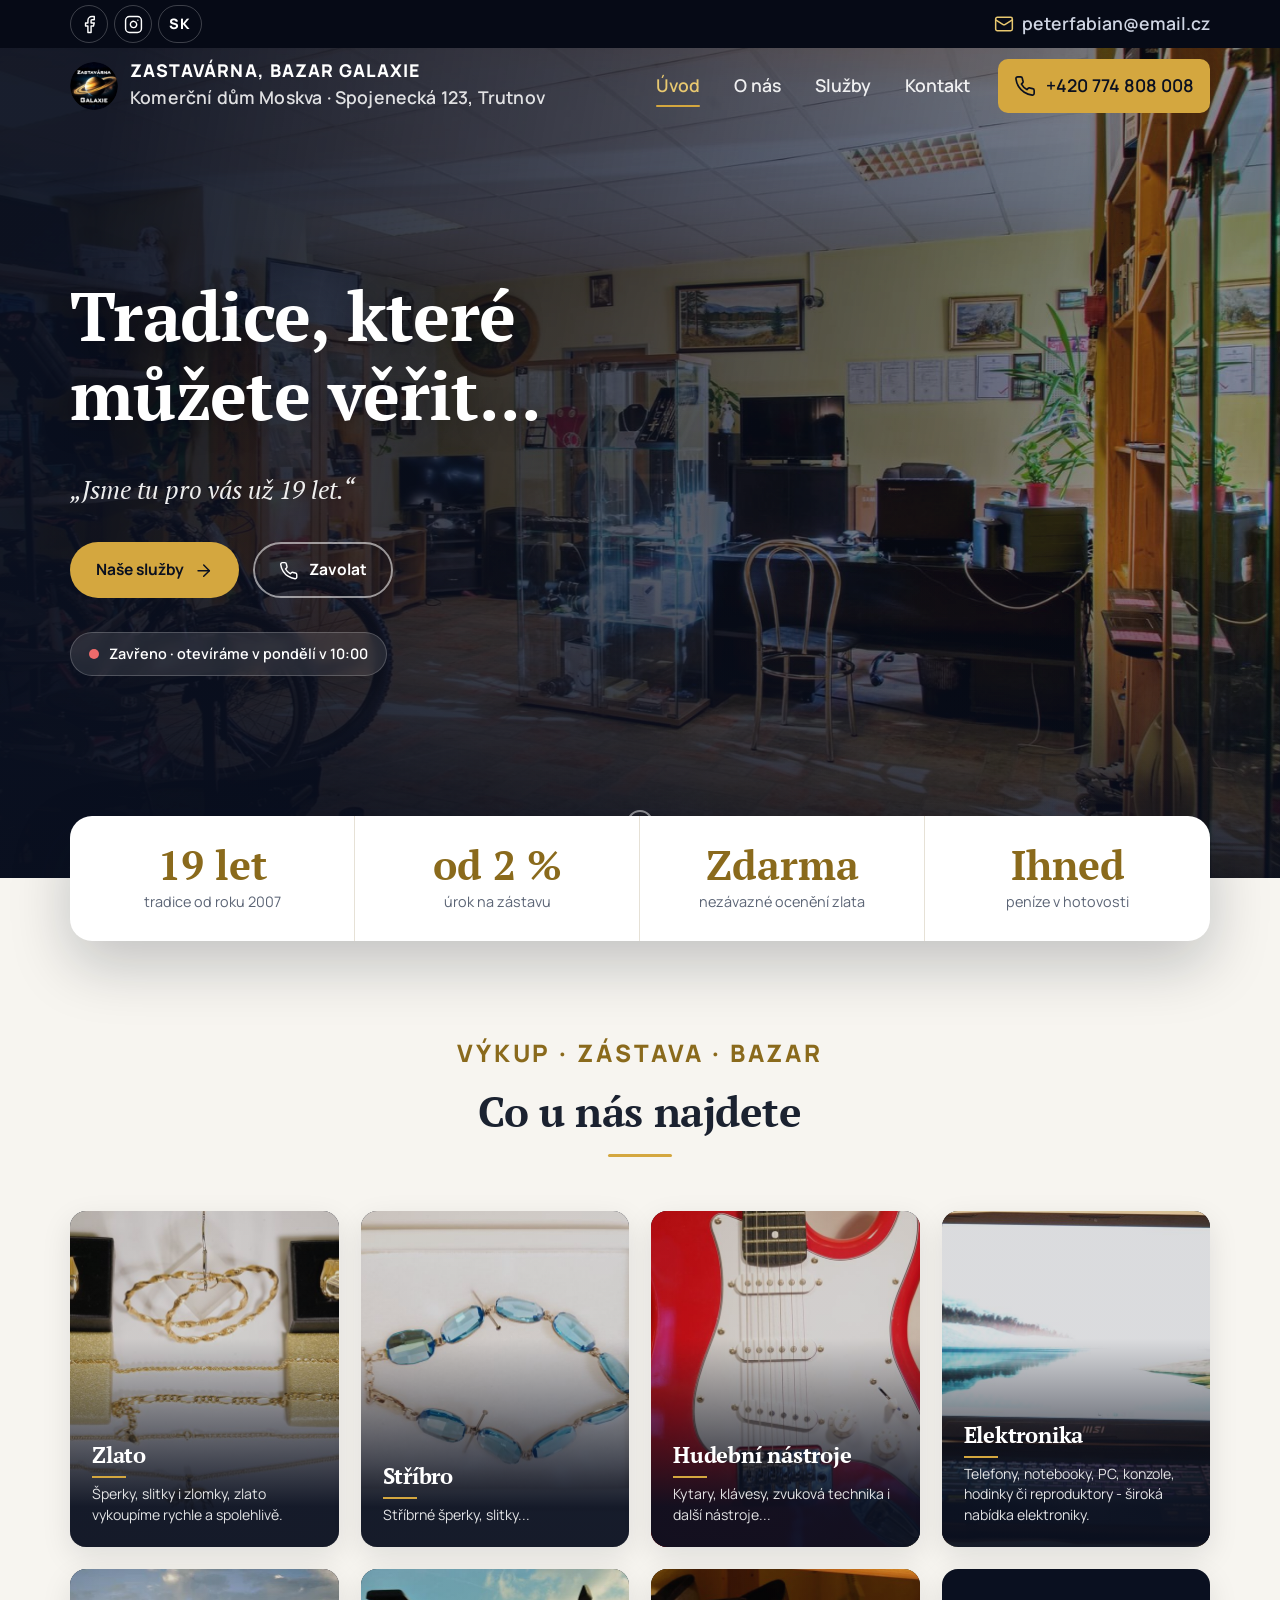
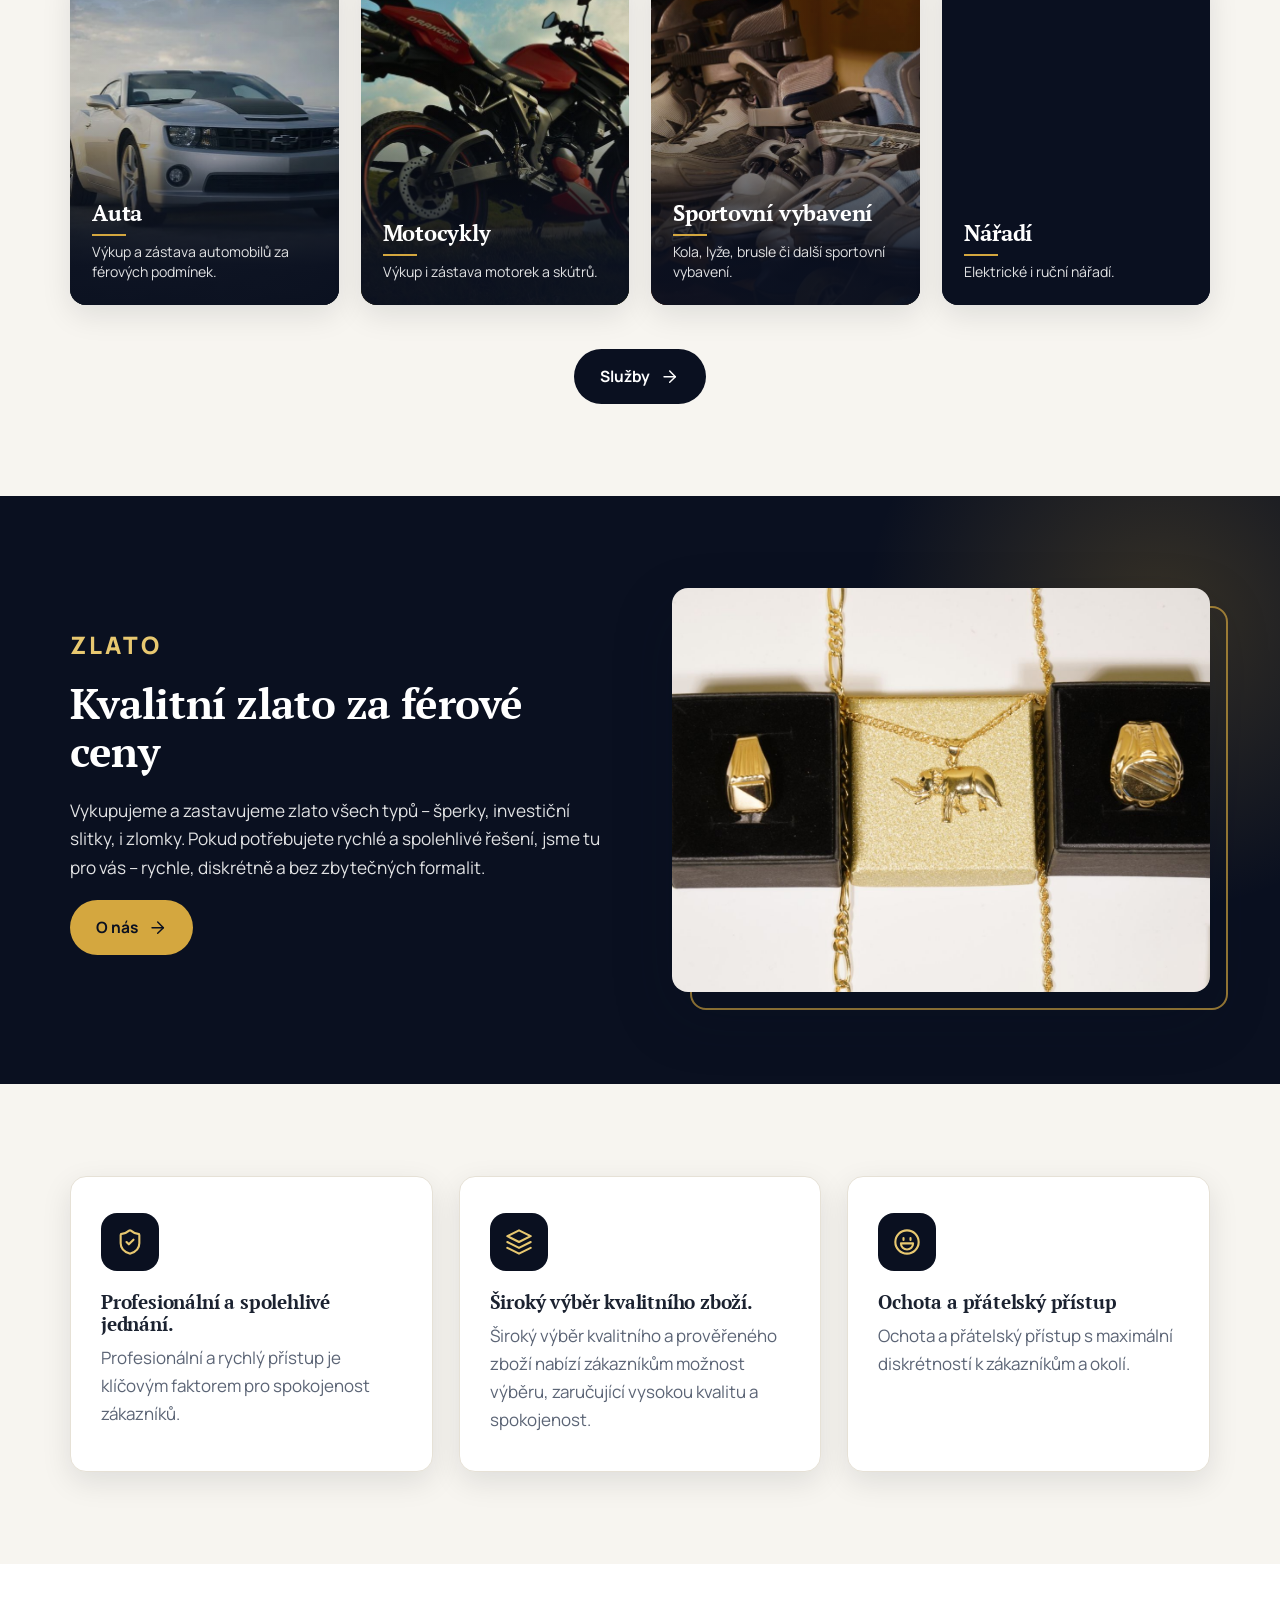
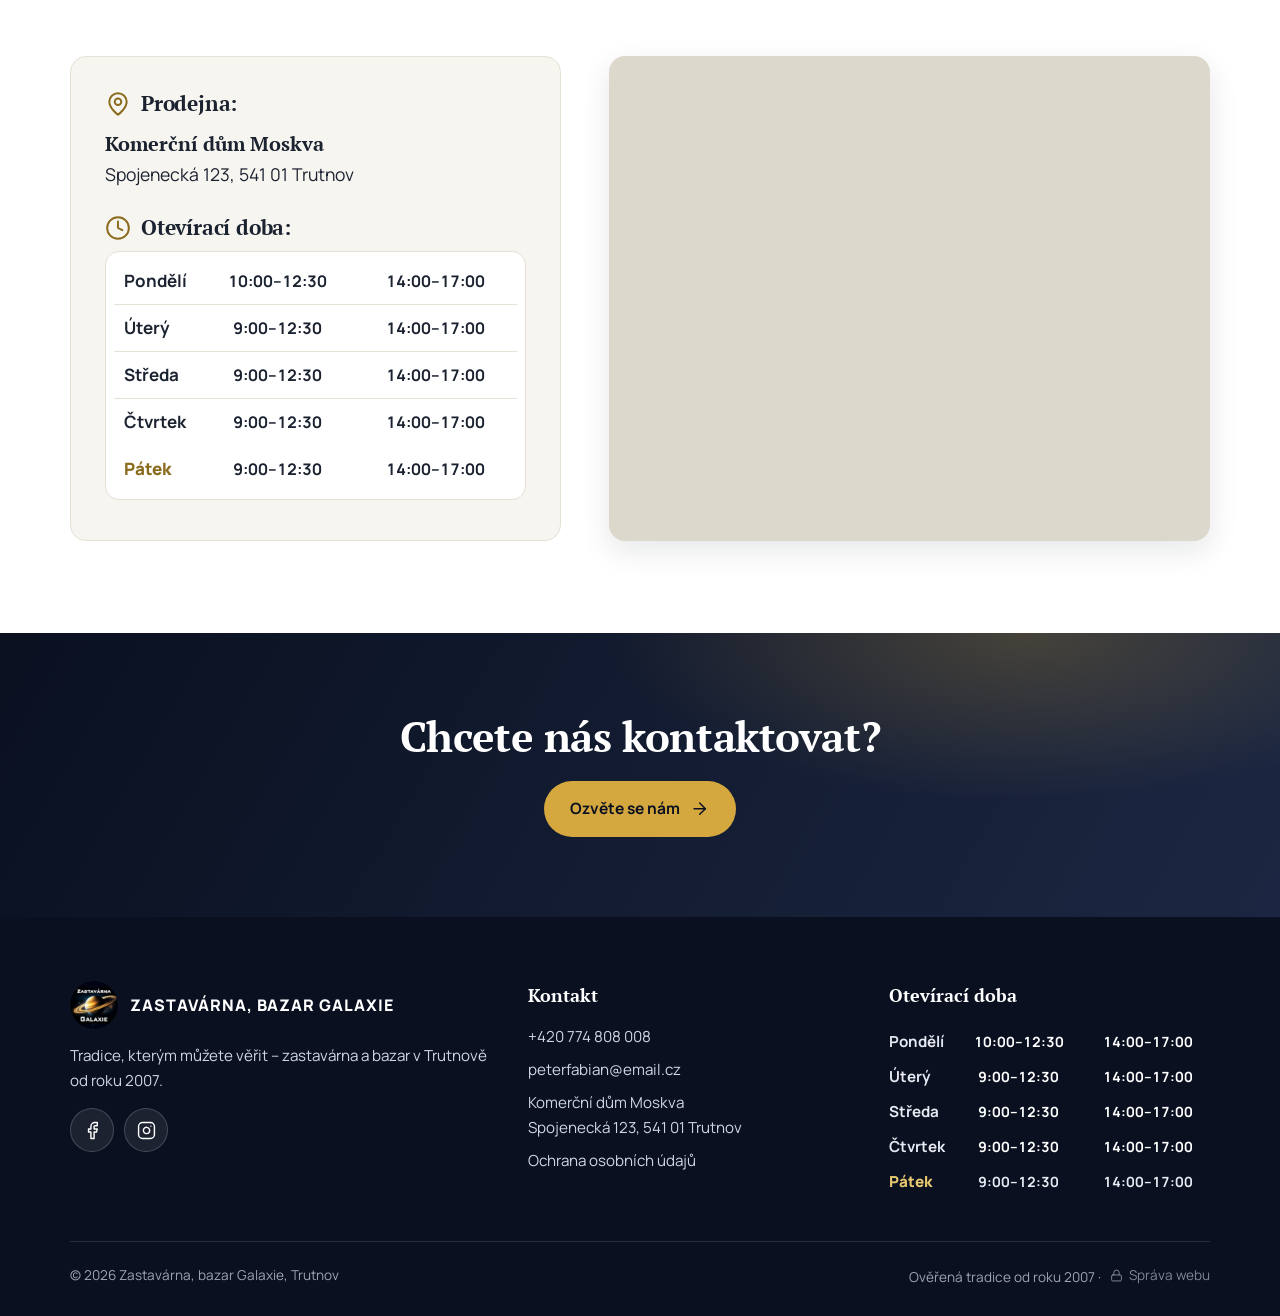
<file: index.html>
<!doctype html>
<html lang="cs" class="no-js">
<head>
<meta charset="utf-8">
<meta name="viewport" content="width=device-width,initial-scale=1">
<title>Zastavárna, bazar - Galaxie, Trutnov</title>
<meta name="description" content="Tradice, které můžete věřit... Zastavárna a bazar v Trutnově od roku 2007 – výkup a zástava zlata, stříbra, elektroniky, hudebních nástrojů, aut, motocyklů a nářadí.">
<meta name="robots" content="index,follow,max-image-preview:large">
<link rel="canonical" href="https://galaxiebazar.cz/"><meta property="og:url" content="https://galaxiebazar.cz/">
<link rel="alternate" hreflang="cs" href="https://galaxiebazar.cz/"><link rel="alternate" hreflang="sk" href="https://galaxiebazar.cz/sk/"><link rel="alternate" hreflang="x-default" href="https://galaxiebazar.cz/">
<meta property="og:type" content="website"><meta property="og:locale" content="cs_CZ"><meta property="og:site_name" content="Zastavárna, bazar Galaxie, Trutnov"><meta property="og:title" content="Zastavárna, bazar - Galaxie, Trutnov"><meta property="og:description" content="Tradice, které můžete věřit... Zastavárna a bazar v Trutnově od roku 2007 – výkup a zástava zlata, stříbra, elektroniky, hudebních nástrojů, aut, motocyklů a nářadí."><meta property="og:image" content="https://galaxiebazar.cz/img/og.jpg"><meta name="twitter:card" content="summary_large_image">
<meta name="theme-color" content="#0a1020">
<!-- Ověření vlastnictví webu v Google Search Console (metoda „značka HTML“): vlož sem meta tag, který Google vygeneruje -->
<!-- GOOGLE-VERIFICATION -->
<link rel="icon" type="image/png" href="img/favicon.png">
<link rel="apple-touch-icon" href="img/apple-touch-icon.png">
<link rel="preconnect" href="https://fonts.googleapis.com"><link rel="preconnect" href="https://fonts.gstatic.com" crossorigin>
<link href="https://fonts.googleapis.com/css2?family=PT+Serif:ital,wght@0,400;0,700;1,400&family=Manrope:wght@400;500;600;700;800&display=swap" rel="stylesheet">
<link rel="stylesheet" href="assets/css/style.css?v=202610191352">
<script type="application/ld+json">{"@context": "https://schema.org", "@type": "PawnShop", "name": "Zastavárna, bazar Galaxie", "description": "Zastavárna a bazar v Trutnově – výkup a zástava zlata, stříbra, elektroniky, hudebních nástrojů, aut, motocyklů, sportovního vybavení a nářadí.", "telephone": "+420 774 808 008", "email": "peterfabian@email.cz", "url": "https://galaxiebazar.cz/", "image": "https://galaxiebazar.cz/img/og.jpg", "foundingDate": "2007", "address": {"@type": "PostalAddress", "streetAddress": "Spojenecká 123", "postalCode": "541 01", "addressLocality": "Trutnov", "addressCountry": "CZ"}, "openingHoursSpecification": [{"@type": "OpeningHoursSpecification", "dayOfWeek": "Monday", "opens": "10:00", "closes": "17:00"}, {"@type": "OpeningHoursSpecification", "dayOfWeek": ["Tuesday", "Wednesday", "Thursday", "Friday"], "opens": "09:00", "closes": "17:00"}], "sameAs": ["https://www.facebook.com/share/1AcT1ZZFrk/", "https://www.instagram.com/zastavarna_bazar_galaxie"]}</script>
</head>
<body class="has-hero">
<a class="skip" href="#obsah">Přeskočit na obsah</a>
<div class="strip" id="strip"><div class="wrap">
  <div class="social"><a href="https://www.facebook.com/share/1AcT1ZZFrk/" data-c-href="facebook" data-fmt="url" target="_blank" rel="noopener" aria-label="Facebook"><svg class="i" viewBox="0 0 24 24" aria-hidden="true"><path d="M18 2h-3a5 5 0 0 0-5 5v3H7v4h3v8h4v-8h3l1-4h-4V7a1 1 0 0 1 1-1h3z"/></svg></a><a href="https://www.instagram.com/zastavarna_bazar_galaxie" data-c-href="instagram" data-fmt="url" target="_blank" rel="noopener" aria-label="Instagram"><svg class="i" viewBox="0 0 24 24" aria-hidden="true"><rect width="20" height="20" x="2" y="2" rx="5" ry="5"/><path d="M16 11.37A4 4 0 1 1 12.63 8 4 4 0 0 1 16 11.37z"/><path d="M17.5 6.5h.01"/></svg></a><a class="lang" href="sk/" hreflang="sk" lang="sk" aria-label="Slovenská verzia">SK</a></div>
  <div id="announce" class="ann" role="status" aria-live="polite" hidden></div>
  <div class="contact"><a class="mail" href="mailto:peterfabian@email.cz" data-c-href="email" data-fmt="mailto"><svg class="i" viewBox="0 0 24 24" aria-hidden="true"><rect width="20" height="16" x="2" y="4" rx="2"/><path d="m22 7-8.97 5.7a1.94 1.94 0 0 1-2.06 0L2 7"/></svg><span data-c="email">peterfabian@email.cz</span></a></div>
</div></div>
<header class="hdr">
  <div class="wrap">
    <a class="brand" href="./" aria-label="Zastavárna, bazar Galaxie – úvodní stránka">
      <img src="img/logo.png" alt="" width="48" height="48">
      <span><b>Zastavárna, bazar Galaxie</b><small><span data-c="addr_building">Komerční dům Moskva</span> · <span data-c="addr_street">Spojenecká 123</span>, Trutnov</small></span>
    </a>
    <button class="burger" aria-label="Menu" aria-expanded="false"><svg class="i" viewBox="0 0 24 24" aria-hidden="true"><path d="M4 7h16M4 12h16M4 17h16"/></svg></button>
    <nav class="nav" aria-label="Hlavní menu"><a href="" aria-current="page">Úvod</a><a href="o-nas/">O nás</a><a href="sluzby/">Služby</a><a href="kontakt/">Kontakt</a><a class="btn btn-gold" href="tel:+420774808008" data-c-href="phone" data-fmt="tel"><svg class="i" viewBox="0 0 24 24" aria-hidden="true"><path d="M22 16.92v3a2 2 0 0 1-2.18 2 19.79 19.79 0 0 1-8.63-3.07 19.5 19.5 0 0 1-6-6 19.79 19.79 0 0 1-3.07-8.67A2 2 0 0 1 4.11 2h3a2 2 0 0 1 2 1.72 12.84 12.84 0 0 0 .7 2.81 2 2 0 0 1-.45 2.11L8.09 9.91a16 16 0 0 0 6 6l1.27-1.27a2 2 0 0 1 2.11-.45 12.84 12.84 0 0 0 2.81.7A2 2 0 0 1 22 16.92z"/></svg><span data-c="phone">+420 774 808 008</span></a></nav>
  </div>
</header>
<main id="obsah">

<section class="hero" aria-label="Úvod">
  <img class="hero-img" src="img/hero-galerie.jpg" alt="Interiér prodejny Galaxie v Trutnově" data-c-img="hero_img" loading="lazy" decoding="async" fetchpriority="high" loading="eager">
  <div class="wrap">
    <h1><span data-c="hero_title">Tradice, které můžete věřit...</span></h1>
    <p class="quote" data-c="hero_quote">„Jsme tu pro vás už 19 let.“</p>
    <div class="cta"><a class="btn btn-gold" href="sluzby/"><span data-c="hero_btn1">Naše služby</span><svg class="i" viewBox="0 0 24 24" aria-hidden="true"><path d="M5 12h14"/><path d="m12 5 7 7-7 7"/></svg></a><a class="btn btn-ghost" href="tel:+420774808008" data-c-href="phone" data-fmt="tel"><svg class="i" viewBox="0 0 24 24" aria-hidden="true"><path d="M22 16.92v3a2 2 0 0 1-2.18 2 19.79 19.79 0 0 1-8.63-3.07 19.5 19.5 0 0 1-6-6 19.79 19.79 0 0 1-3.07-8.67A2 2 0 0 1 4.11 2h3a2 2 0 0 1 2 1.72 12.84 12.84 0 0 0 .7 2.81 2 2 0 0 1-.45 2.11L8.09 9.91a16 16 0 0 0 6 6l1.27-1.27a2 2 0 0 1 2.11-.45 12.84 12.84 0 0 0 2.81.7A2 2 0 0 1 22 16.92z"/></svg><span data-c="hero_btn2">Zavolat</span></a></div>
    <div class="open-badge" data-open-badge></div>
  </div>
  <span class="scroll-hint" aria-hidden="true"></span>
</section>
<div class="stats"><div class="wrap"><ul><li class="reveal"><strong data-c="stat1_value" data-count>19 let</strong><span data-c="stat1_label">tradice od roku 2007</span></li><li class="reveal"><strong data-c="stat2_value" data-count>od 2 %</strong><span data-c="stat2_label">úrok na zástavu</span></li><li class="reveal"><strong data-c="stat3_value" data-count>Zdarma</strong><span data-c="stat3_label">nezávazné ocenění zlata</span></li><li class="reveal"><strong data-c="stat4_value" data-count>Ihned</strong><span data-c="stat4_label">peníze v hotovosti</span></li></ul></div></div>
<section id="kategorie">
  <div class="wrap">
    <div class="sec-head reveal"><span class="eyebrow">Výkup · Zástava · Bazar</span><h2 data-c="cats_title">Co u nás najdete</h2></div>
    <div class="cats"><div class="cat reveal"><img src="img/kat-zlato.jpg" alt="Zlato" data-c-img="cat1_img" loading="lazy" decoding="async"><div><h3 data-c="cat1_title">Zlato</h3><p data-c="cat1_text">Šperky, slitky i zlomky, zlato vykoupíme rychle a spolehlivě.</p></div></div><div class="cat reveal"><img src="img/kat-stribro.jpg" alt="Stříbro" data-c-img="cat2_img" loading="lazy" decoding="async"><div><h3 data-c="cat2_title">Stříbro</h3><p data-c="cat2_text">Stříbrné šperky, slitky...</p></div></div><div class="cat reveal"><img src="img/kat-nastroje.jpg" alt="Hudební nástroje" data-c-img="cat3_img" loading="lazy" decoding="async"><div><h3 data-c="cat3_title">Hudební nástroje</h3><p data-c="cat3_text">Kytary, klávesy, zvuková technika i další nástroje...</p></div></div><div class="cat reveal"><img src="img/kat-elektronika.jpg" alt="Elektronika" data-c-img="cat4_img" loading="lazy" decoding="async"><div><h3 data-c="cat4_title">Elektronika</h3><p data-c="cat4_text">Telefony, notebooky, PC, konzole, hodinky či reproduktory - široká nabídka elektroniky.</p></div></div><div class="cat reveal"><img src="img/kat-auta.jpg" alt="Auta" data-c-img="cat5_img" loading="lazy" decoding="async"><div><h3 data-c="cat5_title">Auta</h3><p data-c="cat5_text">Výkup a zástava automobilů za férových podmínek.</p></div></div><div class="cat reveal"><img src="img/kat-motocykly.jpg" alt="Motocykly" data-c-img="cat6_img" loading="lazy" decoding="async"><div><h3 data-c="cat6_title">Motocykly</h3><p data-c="cat6_text">Výkup i zástava motorek a skútrů.</p></div></div><div class="cat reveal"><img src="img/kat-sport.jpg" alt="Sportovní vybavení" data-c-img="cat7_img" loading="lazy" decoding="async"><div><h3 data-c="cat7_title">Sportovní vybavení</h3><p data-c="cat7_text">Kola, lyže, brusle či další sportovní vybavení.</p></div></div><div class="cat reveal"><img src="img/kat-naradi.jpg" alt="Nářadí" data-c-img="cat8_img" loading="lazy" decoding="async"><div><h3 data-c="cat8_title">Nářadí</h3><p data-c="cat8_text">Elektrické i ruční nářadí.</p></div></div></div>
    <div class="center reveal"><a class="btn btn-dark" href="sluzby/"><span data-c="cats_btn">Služby</span><svg class="i" viewBox="0 0 24 24" aria-hidden="true"><path d="M5 12h14"/><path d="m12 5 7 7-7 7"/></svg></a></div>
  </div>
</section>
<section class="gold">
  <div class="wrap split">
    <div class="reveal"><span class="eyebrow" style="color:var(--gold-2)">Zlato</span><h2 data-c="gold_title">Kvalitní zlato za férové ceny</h2><p data-c="gold_text">Vykupujeme a zastavujeme zlato všech typů – šperky, investiční slitky, i zlomky. Pokud potřebujete rychlé a spolehlivé řešení, jsme tu pro vás – rychle, diskrétně a bez zbytečných formalit.</p><a class="btn btn-gold" href="o-nas/"><span data-c="gold_btn">O nás</span><svg class="i" viewBox="0 0 24 24" aria-hidden="true"><path d="M5 12h14"/><path d="m12 5 7 7-7 7"/></svg></a></div>
    <div class="frame reveal"><img src="img/zlato-detail.jpg" alt="Zlaté šperky a řetízky v prodejně Galaxie" data-c-img="gold_img" loading="lazy" decoding="async"></div>
  </div>
</section>
<section>
  <div class="wrap"><div class="feats"><article class="feat reveal"><div class="ico"><svg class="" viewBox="0 0 24 24" aria-hidden="true"><path d="M20 13c0 5-3.5 7.5-7.66 8.95a1 1 0 0 1-.67-.01C7.5 20.5 4 18 4 13V6a1 1 0 0 1 1-1c2 0 4.5-1.2 6.24-2.72a1.17 1.17 0 0 1 1.52 0C14.51 3.81 17 5 19 5a1 1 0 0 1 1 1z"/><path d="m9 12 2 2 4-4"/></svg></div><h3 data-c="feat1_title">Profesionální a spolehlivé jednání.</h3><p data-c="feat1_text">Profesionální a rychlý přístup je klíčovým faktorem pro spokojenost zákazníků.</p></article><article class="feat reveal"><div class="ico"><svg class="" viewBox="0 0 24 24" aria-hidden="true"><path d="m12 2 10 5-10 5L2 7z"/><path d="m2 17 10 5 10-5"/><path d="m2 12 10 5 10-5"/></svg></div><h3 data-c="feat2_title">Široký výběr kvalitního zboží.</h3><p data-c="feat2_text">Široký výběr kvalitního a prověřeného zboží nabízí zákazníkům možnost výběru, zaručující vysokou kvalitu a spokojenost.</p></article><article class="feat reveal"><div class="ico"><svg class="" viewBox="0 0 24 24" aria-hidden="true"><circle cx="12" cy="12" r="10"/><path d="M6.8 13.2h10.4a5.2 5.2 0 0 1-10.4 0z"/><path d="M9 8.6v1.6M15 8.6v1.6"/></svg></div><h3 data-c="feat3_title">Ochota a přátelský přístup</h3><p data-c="feat3_text">Ochota a přátelský přístup s maximální diskrétností k zákazníkům a okolí.</p></article></div></div>
</section>
<section class="visit">
  <div class="wrap visit-grid">
    <div class="card reveal">
      <h3><svg class="i" viewBox="0 0 24 24" aria-hidden="true"><path d="M20 10c0 6-8 12-8 12s-8-6-8-12a8 8 0 0 1 16 0Z"/><circle cx="12" cy="10" r="3"/></svg><span data-c="visit_title">Prodejna:</span></h3>
      <p class="addr"><b><span data-c="addr_building">Komerční dům Moskva</span></b><span data-c="addr_street">Spojenecká 123</span>, <span data-c="addr_city">541 01 Trutnov</span></p>
      <h3><svg class="i" viewBox="0 0 24 24" aria-hidden="true"><circle cx="12" cy="12" r="10"/><polyline points="12 6 12 12 16 14"/></svg><span data-c="hours_title">Otevírací doba:</span></h3>
      <div class="hours " data-hours='{"po": "10:00–12:30 14:00–17:00", "ut": "9:00–12:30 14:00–17:00", "st": "9:00–12:30 14:00–17:00", "ct": "9:00–12:30 14:00–17:00", "pa": "9:00–12:30 14:00–17:00", "so": "", "ne": ""}'><div class="row" data-k="hours_po"><b>Pondělí</b><span class="t">10:00–12:30</span><span class="t">14:00–17:00</span></div><div class="row" data-k="hours_ut"><b>Úterý</b><span class="t">9:00–12:30</span><span class="t">14:00–17:00</span></div><div class="row" data-k="hours_st"><b>Středa</b><span class="t">9:00–12:30</span><span class="t">14:00–17:00</span></div><div class="row" data-k="hours_ct"><b>Čtvrtek</b><span class="t">9:00–12:30</span><span class="t">14:00–17:00</span></div><div class="row" data-k="hours_pa"><b>Pátek</b><span class="t">9:00–12:30</span><span class="t">14:00–17:00</span></div></div>
      <div class="hours-note" data-hours-note></div>
    </div>
    <div class="map reveal"><iframe title="Mapa – Spojenecká 123, Trutnov" loading="lazy" referrerpolicy="no-referrer-when-downgrade" data-c-map data-default="Spojenecká 123, 541 01 Trutnov" src="https://www.google.com/maps?q=Spojenecká+123,+541+01+Trutnov&amp;hl=cs&amp;z=16&amp;output=embed"></iframe></div>
  </div>
</section>
<section class="cta-band"><div class="wrap reveal"><h2 data-c="cta_title">Chcete nás kontaktovat?</h2><a class="btn btn-gold" href="kontakt/"><span data-c="cta_btn">Ozvěte se nám</span><svg class="i" viewBox="0 0 24 24" aria-hidden="true"><path d="M5 12h14"/><path d="m12 5 7 7-7 7"/></svg></a></div></section>

</main>
<footer class="ftr">
  <div class="wrap">
    <div class="ftr-grid">
      <div>
        <a class="brand" href="./"><img src="img/logo.png" alt="" width="48" height="48"><span><b>Zastavárna, bazar Galaxie</b></span></a>
        <p>Tradice, kterým můžete věřit – zastavárna a bazar v Trutnově od roku 2007.</p>
        <div class="social"><a href="https://www.facebook.com/share/1AcT1ZZFrk/" data-c-href="facebook" data-fmt="url" target="_blank" rel="noopener" aria-label="Facebook"><svg class="i" viewBox="0 0 24 24" aria-hidden="true"><path d="M18 2h-3a5 5 0 0 0-5 5v3H7v4h3v8h4v-8h3l1-4h-4V7a1 1 0 0 1 1-1h3z"/></svg></a><a href="https://www.instagram.com/zastavarna_bazar_galaxie" data-c-href="instagram" data-fmt="url" target="_blank" rel="noopener" aria-label="Instagram"><svg class="i" viewBox="0 0 24 24" aria-hidden="true"><rect width="20" height="20" x="2" y="2" rx="5" ry="5"/><path d="M16 11.37A4 4 0 1 1 12.63 8 4 4 0 0 1 16 11.37z"/><path d="M17.5 6.5h.01"/></svg></a></div>
      </div>
      <div>
        <h4>Kontakt</h4>
        <ul>
          <li><a href="tel:+420774808008" data-c-href="phone" data-fmt="tel" data-c="phone">+420 774 808 008</a></li>
          <li><a href="mailto:peterfabian@email.cz" data-c-href="email" data-fmt="mailto" data-c="email">peterfabian@email.cz</a></li>
          <li><span data-c="addr_building">Komerční dům Moskva</span><br><span data-c="addr_street">Spojenecká 123</span>, <span data-c="addr_city">541 01 Trutnov</span></li>
          <li><a href="ochrana-osobnich-udaju/">Ochrana osobních údajů</a></li>
        </ul>
      </div>
      <div>
        <h4>Otevírací doba</h4>
        <div class="hours " data-hours='{"po": "10:00–12:30 14:00–17:00", "ut": "9:00–12:30 14:00–17:00", "st": "9:00–12:30 14:00–17:00", "ct": "9:00–12:30 14:00–17:00", "pa": "9:00–12:30 14:00–17:00", "so": "", "ne": ""}'><div class="row" data-k="hours_po"><b>Pondělí</b><span class="t">10:00–12:30</span><span class="t">14:00–17:00</span></div><div class="row" data-k="hours_ut"><b>Úterý</b><span class="t">9:00–12:30</span><span class="t">14:00–17:00</span></div><div class="row" data-k="hours_st"><b>Středa</b><span class="t">9:00–12:30</span><span class="t">14:00–17:00</span></div><div class="row" data-k="hours_ct"><b>Čtvrtek</b><span class="t">9:00–12:30</span><span class="t">14:00–17:00</span></div><div class="row" data-k="hours_pa"><b>Pátek</b><span class="t">9:00–12:30</span><span class="t">14:00–17:00</span></div></div>
        <div class="hours-note" data-hours-note></div>
      </div>
    </div>
    <div class="ftr-bottom"><span>© 2026 Zastavárna, bazar Galaxie, Trutnov</span><span>Ověřená tradice od roku 2007 · <a class="adm" href="admin/"><svg class="i" viewBox="0 0 24 24" aria-hidden="true"><rect width="18" height="11" x="3" y="11" rx="2"/><path d="M7 11V7a5 5 0 0 1 10 0v4"/></svg> Správa webu</a></span></div>
  </div>
</footer>
<a class="fab" href="tel:+420774808008" data-c-href="phone" data-fmt="tel" aria-label="Zavolat"><svg class="i" viewBox="0 0 24 24" aria-hidden="true"><path d="M22 16.92v3a2 2 0 0 1-2.18 2 19.79 19.79 0 0 1-8.63-3.07 19.5 19.5 0 0 1-6-6 19.79 19.79 0 0 1-3.07-8.67A2 2 0 0 1 4.11 2h3a2 2 0 0 1 2 1.72 12.84 12.84 0 0 0 .7 2.81 2 2 0 0 1-.45 2.11L8.09 9.91a16 16 0 0 0 6 6l1.27-1.27a2 2 0 0 1 2.11-.45 12.84 12.84 0 0 0 2.81.7A2 2 0 0 1 22 16.92z"/></svg></a>
<script src="assets/js/config.js?v=202610191352"></script>
<script src="assets/js/site.js?v=202610191352"></script>

</body>
</html>
</file>
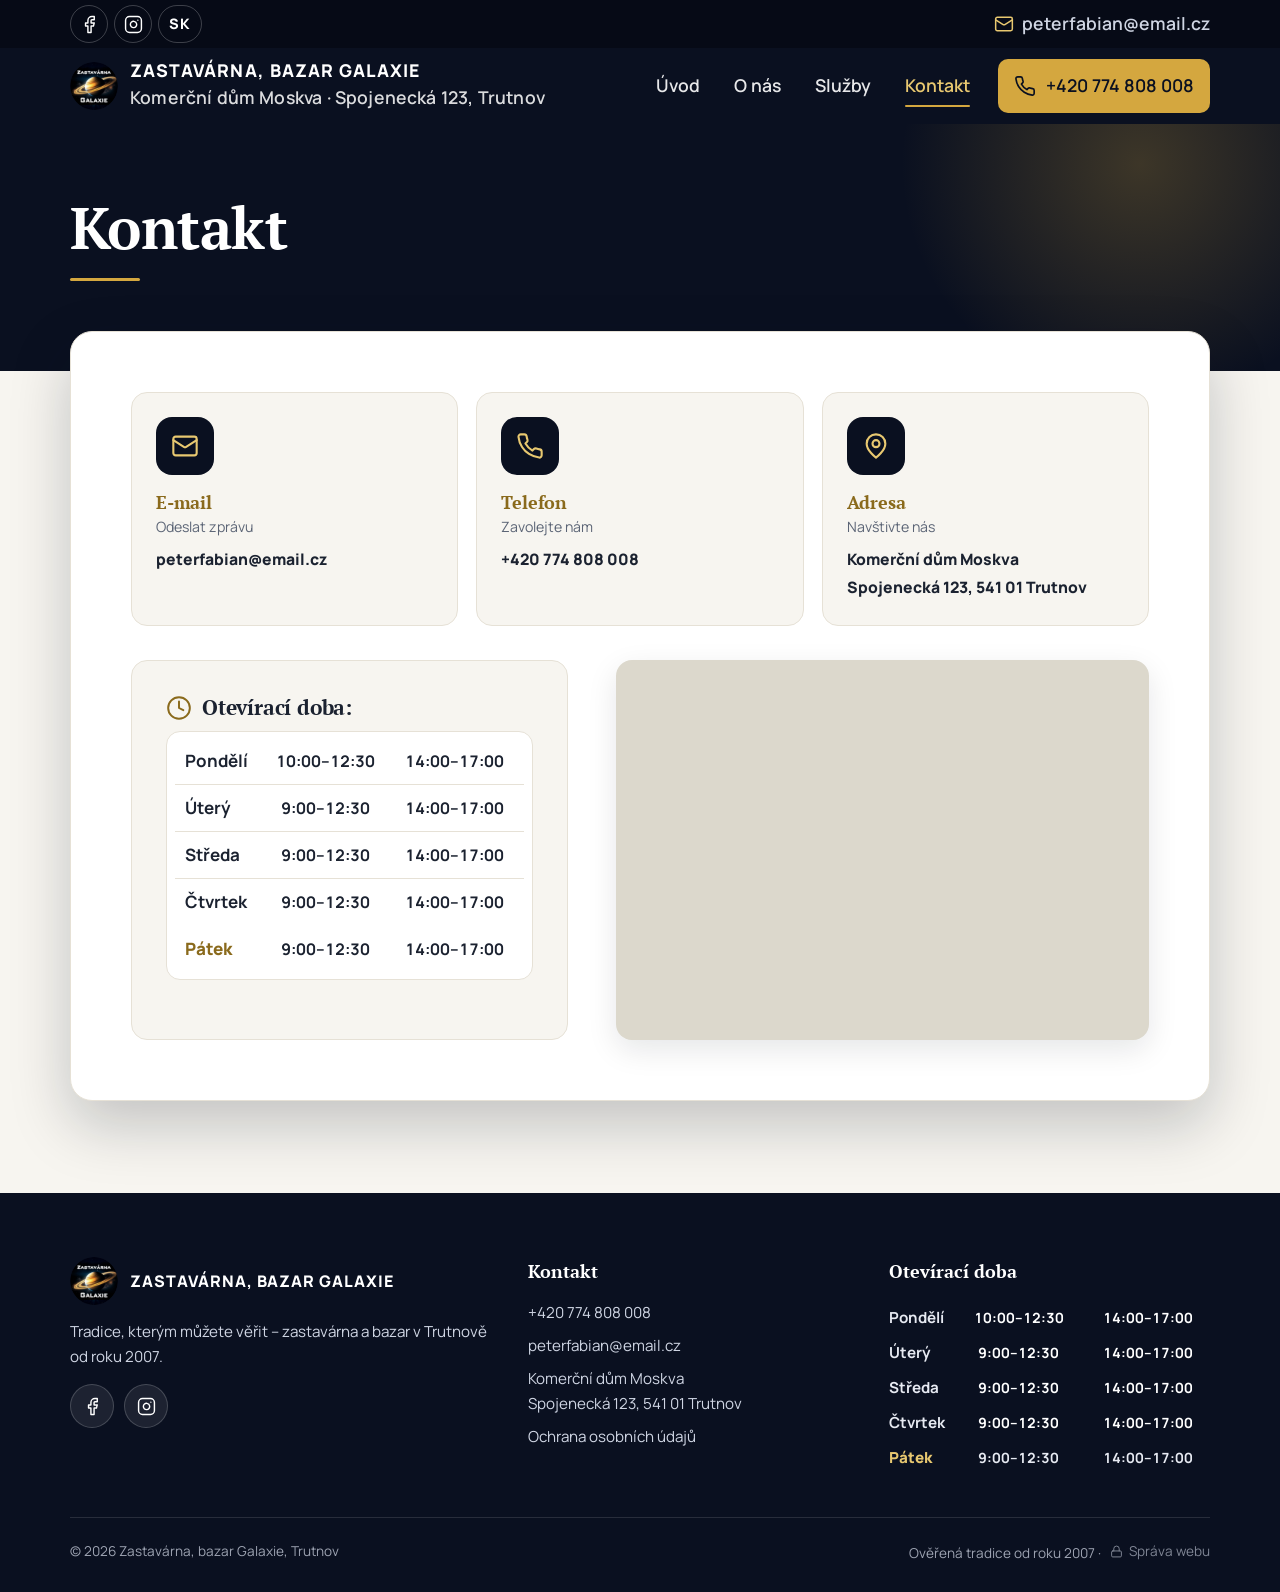
<file: kontakt/index.html>
<!doctype html>
<html lang="cs" class="no-js">
<head>
<meta charset="utf-8">
<meta name="viewport" content="width=device-width,initial-scale=1">
<title>Kontakt :: Zastavárna, bazar - Galaxie, Trutnov</title>
<meta name="description" content="Kontakt: Zastavárna, bazar Galaxie, Komerční dům Moskva, Spojenecká 123, 541 01 Trutnov. Tel. +420 774 808 008, e-mail peterfabian@email.cz.">
<meta name="robots" content="index,follow,max-image-preview:large">
<link rel="canonical" href="https://galaxiebazar.cz/kontakt/"><meta property="og:url" content="https://galaxiebazar.cz/kontakt/">
<link rel="alternate" hreflang="cs" href="https://galaxiebazar.cz/kontakt/"><link rel="alternate" hreflang="sk" href="https://galaxiebazar.cz/sk/kontakt/"><link rel="alternate" hreflang="x-default" href="https://galaxiebazar.cz/kontakt/">
<meta property="og:type" content="website"><meta property="og:locale" content="cs_CZ"><meta property="og:site_name" content="Zastavárna, bazar Galaxie, Trutnov"><meta property="og:title" content="Kontakt :: Zastavárna, bazar - Galaxie, Trutnov"><meta property="og:description" content="Kontakt: Zastavárna, bazar Galaxie, Komerční dům Moskva, Spojenecká 123, 541 01 Trutnov. Tel. +420 774 808 008, e-mail peterfabian@email.cz."><meta property="og:image" content="https://galaxiebazar.cz/img/og.jpg"><meta name="twitter:card" content="summary_large_image">
<meta name="theme-color" content="#0a1020">
<!-- Ověření vlastnictví webu v Google Search Console (metoda „značka HTML“): vlož sem meta tag, který Google vygeneruje -->
<!-- GOOGLE-VERIFICATION -->
<link rel="icon" type="image/png" href="../img/favicon.png">
<link rel="apple-touch-icon" href="../img/apple-touch-icon.png">
<link rel="preconnect" href="https://fonts.googleapis.com"><link rel="preconnect" href="https://fonts.gstatic.com" crossorigin>
<link href="https://fonts.googleapis.com/css2?family=PT+Serif:ital,wght@0,400;0,700;1,400&family=Manrope:wght@400;500;600;700;800&display=swap" rel="stylesheet">
<link rel="stylesheet" href="../assets/css/style.css?v=202610191352">

</head>
<body class="">
<a class="skip" href="#obsah">Přeskočit na obsah</a>
<div class="strip" id="strip"><div class="wrap">
  <div class="social"><a href="https://www.facebook.com/share/1AcT1ZZFrk/" data-c-href="facebook" data-fmt="url" target="_blank" rel="noopener" aria-label="Facebook"><svg class="i" viewBox="0 0 24 24" aria-hidden="true"><path d="M18 2h-3a5 5 0 0 0-5 5v3H7v4h3v8h4v-8h3l1-4h-4V7a1 1 0 0 1 1-1h3z"/></svg></a><a href="https://www.instagram.com/zastavarna_bazar_galaxie" data-c-href="instagram" data-fmt="url" target="_blank" rel="noopener" aria-label="Instagram"><svg class="i" viewBox="0 0 24 24" aria-hidden="true"><rect width="20" height="20" x="2" y="2" rx="5" ry="5"/><path d="M16 11.37A4 4 0 1 1 12.63 8 4 4 0 0 1 16 11.37z"/><path d="M17.5 6.5h.01"/></svg></a><a class="lang" href="../sk/kontakt/" hreflang="sk" lang="sk" aria-label="Slovenská verzia">SK</a></div>
  <div id="announce" class="ann" role="status" aria-live="polite" hidden></div>
  <div class="contact"><a class="mail" href="mailto:peterfabian@email.cz" data-c-href="email" data-fmt="mailto"><svg class="i" viewBox="0 0 24 24" aria-hidden="true"><rect width="20" height="16" x="2" y="4" rx="2"/><path d="m22 7-8.97 5.7a1.94 1.94 0 0 1-2.06 0L2 7"/></svg><span data-c="email">peterfabian@email.cz</span></a></div>
</div></div>
<header class="hdr">
  <div class="wrap">
    <a class="brand" href="../" aria-label="Zastavárna, bazar Galaxie – úvodní stránka">
      <img src="../img/logo.png" alt="" width="48" height="48">
      <span><b>Zastavárna, bazar Galaxie</b><small><span data-c="addr_building">Komerční dům Moskva</span> · <span data-c="addr_street">Spojenecká 123</span>, Trutnov</small></span>
    </a>
    <button class="burger" aria-label="Menu" aria-expanded="false"><svg class="i" viewBox="0 0 24 24" aria-hidden="true"><path d="M4 7h16M4 12h16M4 17h16"/></svg></button>
    <nav class="nav" aria-label="Hlavní menu"><a href="../">Úvod</a><a href="../o-nas/">O nás</a><a href="../sluzby/">Služby</a><a href="../kontakt/" aria-current="page">Kontakt</a><a class="btn btn-gold" href="tel:+420774808008" data-c-href="phone" data-fmt="tel"><svg class="i" viewBox="0 0 24 24" aria-hidden="true"><path d="M22 16.92v3a2 2 0 0 1-2.18 2 19.79 19.79 0 0 1-8.63-3.07 19.5 19.5 0 0 1-6-6 19.79 19.79 0 0 1-3.07-8.67A2 2 0 0 1 4.11 2h3a2 2 0 0 1 2 1.72 12.84 12.84 0 0 0 .7 2.81 2 2 0 0 1-.45 2.11L8.09 9.91a16 16 0 0 0 6 6l1.27-1.27a2 2 0 0 1 2.11-.45 12.84 12.84 0 0 0 2.81.7A2 2 0 0 1 22 16.92z"/></svg><span data-c="phone">+420 774 808 008</span></a></nav>
  </div>
</header>
<main id="obsah">

<section class="page-hero"><div class="wrap"><h1 data-c="kontakt_title">Kontakt</h1></div></section>
<section class="page-body"><div class="wrap"><div class="sheet">
  <div class="contact-cards">
    <div class="ccard reveal"><div class="ico"><svg class="" viewBox="0 0 24 24" aria-hidden="true"><rect width="20" height="16" x="2" y="4" rx="2"/><path d="m22 7-8.97 5.7a1.94 1.94 0 0 1-2.06 0L2 7"/></svg></div><h3>E-mail</h3><small>Odeslat zprávu</small><a href="mailto:peterfabian@email.cz" data-c-href="email" data-fmt="mailto" data-c="email">peterfabian@email.cz</a></div>
    <div class="ccard reveal"><div class="ico"><svg class="" viewBox="0 0 24 24" aria-hidden="true"><path d="M22 16.92v3a2 2 0 0 1-2.18 2 19.79 19.79 0 0 1-8.63-3.07 19.5 19.5 0 0 1-6-6 19.79 19.79 0 0 1-3.07-8.67A2 2 0 0 1 4.11 2h3a2 2 0 0 1 2 1.72 12.84 12.84 0 0 0 .7 2.81 2 2 0 0 1-.45 2.11L8.09 9.91a16 16 0 0 0 6 6l1.27-1.27a2 2 0 0 1 2.11-.45 12.84 12.84 0 0 0 2.81.7A2 2 0 0 1 22 16.92z"/></svg></div><h3>Telefon</h3><small>Zavolejte nám</small><a href="tel:+420774808008" data-c-href="phone" data-fmt="tel" data-c="phone">+420 774 808 008</a></div>
    <div class="ccard reveal"><div class="ico"><svg class="" viewBox="0 0 24 24" aria-hidden="true"><path d="M20 10c0 6-8 12-8 12s-8-6-8-12a8 8 0 0 1 16 0Z"/><circle cx="12" cy="10" r="3"/></svg></div><h3>Adresa</h3><small>Navštivte nás</small><b><span data-c="addr_building">Komerční dům Moskva</span></b><br><b><span data-c="addr_street">Spojenecká 123</span>, <span data-c="addr_city">541 01 Trutnov</span></b></div>
  </div>
  <div class="visit-grid">
    <div class="card reveal"><h3><svg class="i" viewBox="0 0 24 24" aria-hidden="true"><circle cx="12" cy="12" r="10"/><polyline points="12 6 12 12 16 14"/></svg><span data-c="hours_title">Otevírací doba:</span></h3><div class="hours " data-hours='{"po": "10:00–12:30 14:00–17:00", "ut": "9:00–12:30 14:00–17:00", "st": "9:00–12:30 14:00–17:00", "ct": "9:00–12:30 14:00–17:00", "pa": "9:00–12:30 14:00–17:00", "so": "", "ne": ""}'><div class="row" data-k="hours_po"><b>Pondělí</b><span class="t">10:00–12:30</span><span class="t">14:00–17:00</span></div><div class="row" data-k="hours_ut"><b>Úterý</b><span class="t">9:00–12:30</span><span class="t">14:00–17:00</span></div><div class="row" data-k="hours_st"><b>Středa</b><span class="t">9:00–12:30</span><span class="t">14:00–17:00</span></div><div class="row" data-k="hours_ct"><b>Čtvrtek</b><span class="t">9:00–12:30</span><span class="t">14:00–17:00</span></div><div class="row" data-k="hours_pa"><b>Pátek</b><span class="t">9:00–12:30</span><span class="t">14:00–17:00</span></div></div><div class="hours-note" data-hours-note></div>
</div>
    <div class="map reveal"><iframe title="Mapa – Spojenecká 123, Trutnov" loading="lazy" referrerpolicy="no-referrer-when-downgrade" data-c-map data-default="Spojenecká 123, 541 01 Trutnov" src="https://www.google.com/maps?q=Spojenecká+123,+541+01+Trutnov&amp;hl=cs&amp;z=16&amp;output=embed"></iframe></div>
  </div>
</div></div></section>

</main>
<footer class="ftr">
  <div class="wrap">
    <div class="ftr-grid">
      <div>
        <a class="brand" href="../"><img src="../img/logo.png" alt="" width="48" height="48"><span><b>Zastavárna, bazar Galaxie</b></span></a>
        <p>Tradice, kterým můžete věřit – zastavárna a bazar v Trutnově od roku 2007.</p>
        <div class="social"><a href="https://www.facebook.com/share/1AcT1ZZFrk/" data-c-href="facebook" data-fmt="url" target="_blank" rel="noopener" aria-label="Facebook"><svg class="i" viewBox="0 0 24 24" aria-hidden="true"><path d="M18 2h-3a5 5 0 0 0-5 5v3H7v4h3v8h4v-8h3l1-4h-4V7a1 1 0 0 1 1-1h3z"/></svg></a><a href="https://www.instagram.com/zastavarna_bazar_galaxie" data-c-href="instagram" data-fmt="url" target="_blank" rel="noopener" aria-label="Instagram"><svg class="i" viewBox="0 0 24 24" aria-hidden="true"><rect width="20" height="20" x="2" y="2" rx="5" ry="5"/><path d="M16 11.37A4 4 0 1 1 12.63 8 4 4 0 0 1 16 11.37z"/><path d="M17.5 6.5h.01"/></svg></a></div>
      </div>
      <div>
        <h4>Kontakt</h4>
        <ul>
          <li><a href="tel:+420774808008" data-c-href="phone" data-fmt="tel" data-c="phone">+420 774 808 008</a></li>
          <li><a href="mailto:peterfabian@email.cz" data-c-href="email" data-fmt="mailto" data-c="email">peterfabian@email.cz</a></li>
          <li><span data-c="addr_building">Komerční dům Moskva</span><br><span data-c="addr_street">Spojenecká 123</span>, <span data-c="addr_city">541 01 Trutnov</span></li>
          <li><a href="../ochrana-osobnich-udaju/">Ochrana osobních údajů</a></li>
        </ul>
      </div>
      <div>
        <h4>Otevírací doba</h4>
        <div class="hours " data-hours='{"po": "10:00–12:30 14:00–17:00", "ut": "9:00–12:30 14:00–17:00", "st": "9:00–12:30 14:00–17:00", "ct": "9:00–12:30 14:00–17:00", "pa": "9:00–12:30 14:00–17:00", "so": "", "ne": ""}'><div class="row" data-k="hours_po"><b>Pondělí</b><span class="t">10:00–12:30</span><span class="t">14:00–17:00</span></div><div class="row" data-k="hours_ut"><b>Úterý</b><span class="t">9:00–12:30</span><span class="t">14:00–17:00</span></div><div class="row" data-k="hours_st"><b>Středa</b><span class="t">9:00–12:30</span><span class="t">14:00–17:00</span></div><div class="row" data-k="hours_ct"><b>Čtvrtek</b><span class="t">9:00–12:30</span><span class="t">14:00–17:00</span></div><div class="row" data-k="hours_pa"><b>Pátek</b><span class="t">9:00–12:30</span><span class="t">14:00–17:00</span></div></div>
        <div class="hours-note" data-hours-note></div>
      </div>
    </div>
    <div class="ftr-bottom"><span>© 2026 Zastavárna, bazar Galaxie, Trutnov</span><span>Ověřená tradice od roku 2007 · <a class="adm" href="../admin/"><svg class="i" viewBox="0 0 24 24" aria-hidden="true"><rect width="18" height="11" x="3" y="11" rx="2"/><path d="M7 11V7a5 5 0 0 1 10 0v4"/></svg> Správa webu</a></span></div>
  </div>
</footer>
<a class="fab" href="tel:+420774808008" data-c-href="phone" data-fmt="tel" aria-label="Zavolat"><svg class="i" viewBox="0 0 24 24" aria-hidden="true"><path d="M22 16.92v3a2 2 0 0 1-2.18 2 19.79 19.79 0 0 1-8.63-3.07 19.5 19.5 0 0 1-6-6 19.79 19.79 0 0 1-3.07-8.67A2 2 0 0 1 4.11 2h3a2 2 0 0 1 2 1.72 12.84 12.84 0 0 0 .7 2.81 2 2 0 0 1-.45 2.11L8.09 9.91a16 16 0 0 0 6 6l1.27-1.27a2 2 0 0 1 2.11-.45 12.84 12.84 0 0 0 2.81.7A2 2 0 0 1 22 16.92z"/></svg></a>
<script src="../assets/js/config.js?v=202610191352"></script>
<script src="../assets/js/site.js?v=202610191352"></script>

</body>
</html>
</file>
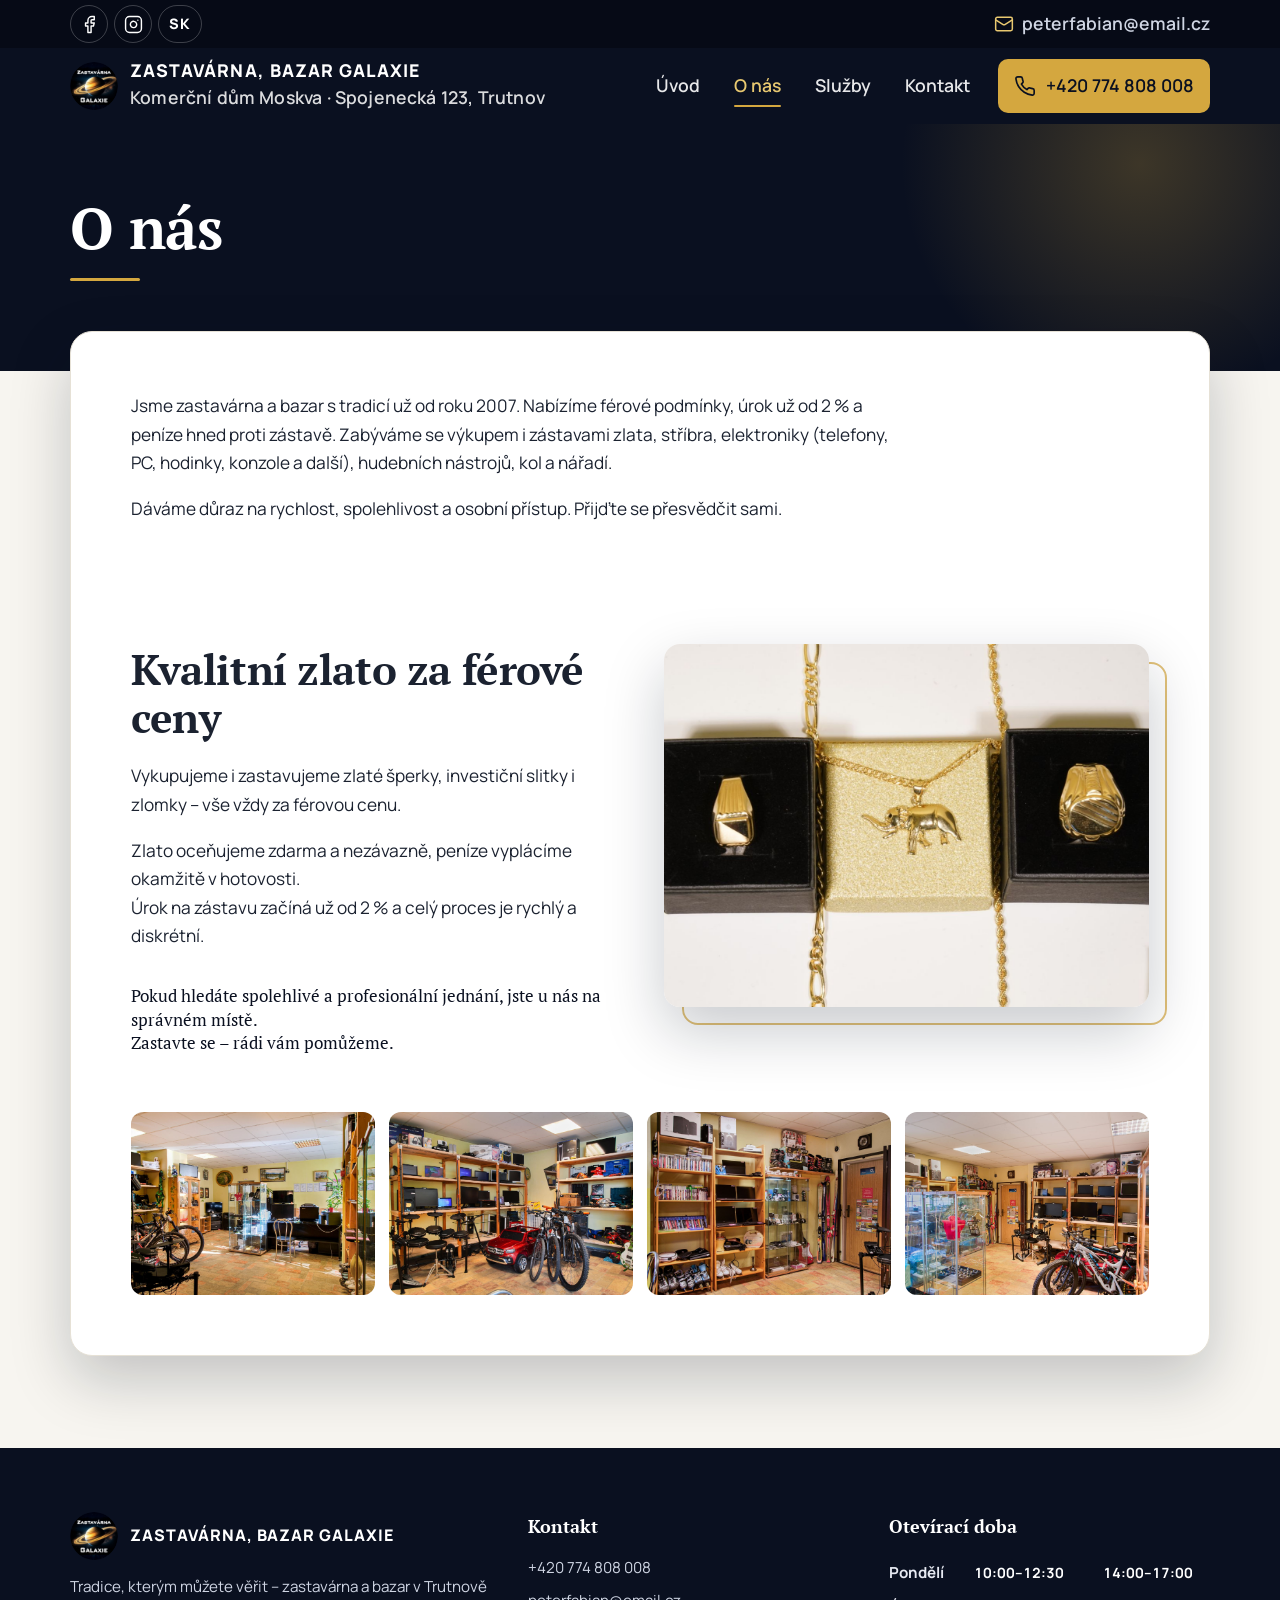
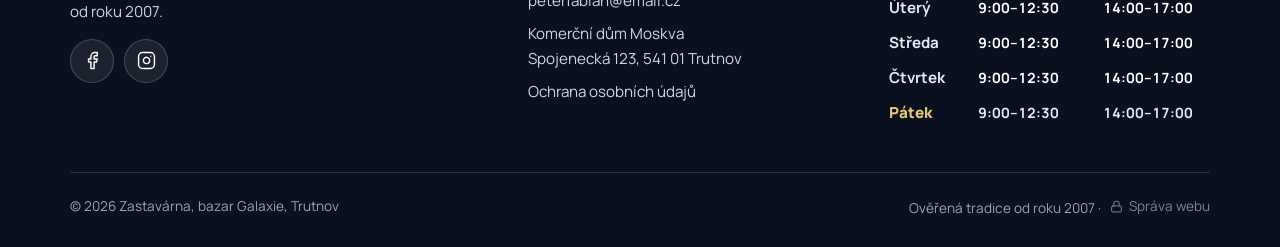
<file: o-nas/index.html>
<!doctype html>
<html lang="cs" class="no-js">
<head>
<meta charset="utf-8">
<meta name="viewport" content="width=device-width,initial-scale=1">
<title>O nás :: Zastavárna, bazar - Galaxie, Trutnov</title>
<meta name="description" content="Zastavárna a bazar s tradicí od roku 2007. Férové podmínky, úrok od 2 %, peníze ihned. Výkup a zástava zlata, stříbra, elektroniky, nástrojů, kol a nářadí.">
<meta name="robots" content="index,follow,max-image-preview:large">
<link rel="canonical" href="https://galaxiebazar.cz/o-nas/"><meta property="og:url" content="https://galaxiebazar.cz/o-nas/">
<link rel="alternate" hreflang="cs" href="https://galaxiebazar.cz/o-nas/"><link rel="alternate" hreflang="sk" href="https://galaxiebazar.cz/sk/o-nas/"><link rel="alternate" hreflang="x-default" href="https://galaxiebazar.cz/o-nas/">
<meta property="og:type" content="website"><meta property="og:locale" content="cs_CZ"><meta property="og:site_name" content="Zastavárna, bazar Galaxie, Trutnov"><meta property="og:title" content="O nás :: Zastavárna, bazar - Galaxie, Trutnov"><meta property="og:description" content="Zastavárna a bazar s tradicí od roku 2007. Férové podmínky, úrok od 2 %, peníze ihned. Výkup a zástava zlata, stříbra, elektroniky, nástrojů, kol a nářadí."><meta property="og:image" content="https://galaxiebazar.cz/img/og.jpg"><meta name="twitter:card" content="summary_large_image">
<meta name="theme-color" content="#0a1020">
<!-- Ověření vlastnictví webu v Google Search Console (metoda „značka HTML“): vlož sem meta tag, který Google vygeneruje -->
<!-- GOOGLE-VERIFICATION -->
<link rel="icon" type="image/png" href="../img/favicon.png">
<link rel="apple-touch-icon" href="../img/apple-touch-icon.png">
<link rel="preconnect" href="https://fonts.googleapis.com"><link rel="preconnect" href="https://fonts.gstatic.com" crossorigin>
<link href="https://fonts.googleapis.com/css2?family=PT+Serif:ital,wght@0,400;0,700;1,400&family=Manrope:wght@400;500;600;700;800&display=swap" rel="stylesheet">
<link rel="stylesheet" href="../assets/css/style.css?v=202610191352">

</head>
<body class="">
<a class="skip" href="#obsah">Přeskočit na obsah</a>
<div class="strip" id="strip"><div class="wrap">
  <div class="social"><a href="https://www.facebook.com/share/1AcT1ZZFrk/" data-c-href="facebook" data-fmt="url" target="_blank" rel="noopener" aria-label="Facebook"><svg class="i" viewBox="0 0 24 24" aria-hidden="true"><path d="M18 2h-3a5 5 0 0 0-5 5v3H7v4h3v8h4v-8h3l1-4h-4V7a1 1 0 0 1 1-1h3z"/></svg></a><a href="https://www.instagram.com/zastavarna_bazar_galaxie" data-c-href="instagram" data-fmt="url" target="_blank" rel="noopener" aria-label="Instagram"><svg class="i" viewBox="0 0 24 24" aria-hidden="true"><rect width="20" height="20" x="2" y="2" rx="5" ry="5"/><path d="M16 11.37A4 4 0 1 1 12.63 8 4 4 0 0 1 16 11.37z"/><path d="M17.5 6.5h.01"/></svg></a><a class="lang" href="../sk/o-nas/" hreflang="sk" lang="sk" aria-label="Slovenská verzia">SK</a></div>
  <div id="announce" class="ann" role="status" aria-live="polite" hidden></div>
  <div class="contact"><a class="mail" href="mailto:peterfabian@email.cz" data-c-href="email" data-fmt="mailto"><svg class="i" viewBox="0 0 24 24" aria-hidden="true"><rect width="20" height="16" x="2" y="4" rx="2"/><path d="m22 7-8.97 5.7a1.94 1.94 0 0 1-2.06 0L2 7"/></svg><span data-c="email">peterfabian@email.cz</span></a></div>
</div></div>
<header class="hdr">
  <div class="wrap">
    <a class="brand" href="../" aria-label="Zastavárna, bazar Galaxie – úvodní stránka">
      <img src="../img/logo.png" alt="" width="48" height="48">
      <span><b>Zastavárna, bazar Galaxie</b><small><span data-c="addr_building">Komerční dům Moskva</span> · <span data-c="addr_street">Spojenecká 123</span>, Trutnov</small></span>
    </a>
    <button class="burger" aria-label="Menu" aria-expanded="false"><svg class="i" viewBox="0 0 24 24" aria-hidden="true"><path d="M4 7h16M4 12h16M4 17h16"/></svg></button>
    <nav class="nav" aria-label="Hlavní menu"><a href="../">Úvod</a><a href="../o-nas/" aria-current="page">O nás</a><a href="../sluzby/">Služby</a><a href="../kontakt/">Kontakt</a><a class="btn btn-gold" href="tel:+420774808008" data-c-href="phone" data-fmt="tel"><svg class="i" viewBox="0 0 24 24" aria-hidden="true"><path d="M22 16.92v3a2 2 0 0 1-2.18 2 19.79 19.79 0 0 1-8.63-3.07 19.5 19.5 0 0 1-6-6 19.79 19.79 0 0 1-3.07-8.67A2 2 0 0 1 4.11 2h3a2 2 0 0 1 2 1.72 12.84 12.84 0 0 0 .7 2.81 2 2 0 0 1-.45 2.11L8.09 9.91a16 16 0 0 0 6 6l1.27-1.27a2 2 0 0 1 2.11-.45 12.84 12.84 0 0 0 2.81.7A2 2 0 0 1 22 16.92z"/></svg><span data-c="phone">+420 774 808 008</span></a></nav>
  </div>
</header>
<main id="obsah">

<section class="page-hero"><div class="wrap"><h1 data-c="about_title">O nás</h1></div></section>
<section class="page-body"><div class="wrap"><div class="sheet">
  <div class="prose reveal"><div data-c-p="about_intro"><p>Jsme zastavárna a bazar s tradicí už od roku 2007. Nabízíme férové podmínky, úrok už od 2 % a peníze hned proti zástavě. Zabýváme se výkupem i zástavami zlata, stříbra, elektroniky (telefony, PC, hodinky, konzole a další), hudebních nástrojů, kol a nářadí.</p><p>Dáváme důraz na rychlost, spolehlivost a osobní přístup. Přijďte se přesvědčit sami.</p></div></div>
  <div class="split" style="margin-top:56px;gap:48px">
    <div class="prose reveal"><h2 data-c="about_gold_title">Kvalitní zlato za férové ceny</h2><div data-c-p="about_gold_text"><p>Vykupujeme i zastavujeme zlaté šperky, investiční slitky i zlomky – vše vždy za férovou cenu.</p><p>Zlato oceňujeme zdarma a nezávazně, peníze vyplácíme okamžitě v hotovosti.<br>Úrok na zástavu začíná už od 2 % a celý proces je rychlý a diskrétní.</p></div><div class="lead" data-c-p="about_closing" style="margin-top:1.4em"><p>Pokud hledáte spolehlivé a profesionální jednání, jste u nás na správném místě.<br>Zastavte se – rádi vám pomůžeme.</p></div></div>
    <div class="frame reveal"><img src="../img/zlato-detail.jpg" alt="Zlaté šperky a řetízky" data-c-img="gold_img" loading="lazy" decoding="async"></div>
  </div>
  <div class="gallery"><a href="../img/prodejna-1.jpg" class="reveal"><img src="../img/prodejna-1.jpg" alt="Interiér prodejny Galaxie 1" data-c-img="gal1_img" loading="lazy" decoding="async"></a><a href="../img/prodejna-2.jpg" class="reveal"><img src="../img/prodejna-2.jpg" alt="Interiér prodejny Galaxie 2" data-c-img="gal2_img" loading="lazy" decoding="async"></a><a href="../img/prodejna-3.jpg" class="reveal"><img src="../img/prodejna-3.jpg" alt="Interiér prodejny Galaxie 3" data-c-img="gal3_img" loading="lazy" decoding="async"></a><a href="../img/prodejna-4.jpg" class="reveal"><img src="../img/prodejna-4.jpg" alt="Interiér prodejny Galaxie 4" data-c-img="gal4_img" loading="lazy" decoding="async"></a></div>
</div></div></section>

</main>
<footer class="ftr">
  <div class="wrap">
    <div class="ftr-grid">
      <div>
        <a class="brand" href="../"><img src="../img/logo.png" alt="" width="48" height="48"><span><b>Zastavárna, bazar Galaxie</b></span></a>
        <p>Tradice, kterým můžete věřit – zastavárna a bazar v Trutnově od roku 2007.</p>
        <div class="social"><a href="https://www.facebook.com/share/1AcT1ZZFrk/" data-c-href="facebook" data-fmt="url" target="_blank" rel="noopener" aria-label="Facebook"><svg class="i" viewBox="0 0 24 24" aria-hidden="true"><path d="M18 2h-3a5 5 0 0 0-5 5v3H7v4h3v8h4v-8h3l1-4h-4V7a1 1 0 0 1 1-1h3z"/></svg></a><a href="https://www.instagram.com/zastavarna_bazar_galaxie" data-c-href="instagram" data-fmt="url" target="_blank" rel="noopener" aria-label="Instagram"><svg class="i" viewBox="0 0 24 24" aria-hidden="true"><rect width="20" height="20" x="2" y="2" rx="5" ry="5"/><path d="M16 11.37A4 4 0 1 1 12.63 8 4 4 0 0 1 16 11.37z"/><path d="M17.5 6.5h.01"/></svg></a></div>
      </div>
      <div>
        <h4>Kontakt</h4>
        <ul>
          <li><a href="tel:+420774808008" data-c-href="phone" data-fmt="tel" data-c="phone">+420 774 808 008</a></li>
          <li><a href="mailto:peterfabian@email.cz" data-c-href="email" data-fmt="mailto" data-c="email">peterfabian@email.cz</a></li>
          <li><span data-c="addr_building">Komerční dům Moskva</span><br><span data-c="addr_street">Spojenecká 123</span>, <span data-c="addr_city">541 01 Trutnov</span></li>
          <li><a href="../ochrana-osobnich-udaju/">Ochrana osobních údajů</a></li>
        </ul>
      </div>
      <div>
        <h4>Otevírací doba</h4>
        <div class="hours " data-hours='{"po": "10:00–12:30 14:00–17:00", "ut": "9:00–12:30 14:00–17:00", "st": "9:00–12:30 14:00–17:00", "ct": "9:00–12:30 14:00–17:00", "pa": "9:00–12:30 14:00–17:00", "so": "", "ne": ""}'><div class="row" data-k="hours_po"><b>Pondělí</b><span class="t">10:00–12:30</span><span class="t">14:00–17:00</span></div><div class="row" data-k="hours_ut"><b>Úterý</b><span class="t">9:00–12:30</span><span class="t">14:00–17:00</span></div><div class="row" data-k="hours_st"><b>Středa</b><span class="t">9:00–12:30</span><span class="t">14:00–17:00</span></div><div class="row" data-k="hours_ct"><b>Čtvrtek</b><span class="t">9:00–12:30</span><span class="t">14:00–17:00</span></div><div class="row" data-k="hours_pa"><b>Pátek</b><span class="t">9:00–12:30</span><span class="t">14:00–17:00</span></div></div>
        <div class="hours-note" data-hours-note></div>
      </div>
    </div>
    <div class="ftr-bottom"><span>© 2026 Zastavárna, bazar Galaxie, Trutnov</span><span>Ověřená tradice od roku 2007 · <a class="adm" href="../admin/"><svg class="i" viewBox="0 0 24 24" aria-hidden="true"><rect width="18" height="11" x="3" y="11" rx="2"/><path d="M7 11V7a5 5 0 0 1 10 0v4"/></svg> Správa webu</a></span></div>
  </div>
</footer>
<a class="fab" href="tel:+420774808008" data-c-href="phone" data-fmt="tel" aria-label="Zavolat"><svg class="i" viewBox="0 0 24 24" aria-hidden="true"><path d="M22 16.92v3a2 2 0 0 1-2.18 2 19.79 19.79 0 0 1-8.63-3.07 19.5 19.5 0 0 1-6-6 19.79 19.79 0 0 1-3.07-8.67A2 2 0 0 1 4.11 2h3a2 2 0 0 1 2 1.72 12.84 12.84 0 0 0 .7 2.81 2 2 0 0 1-.45 2.11L8.09 9.91a16 16 0 0 0 6 6l1.27-1.27a2 2 0 0 1 2.11-.45 12.84 12.84 0 0 0 2.81.7A2 2 0 0 1 22 16.92z"/></svg></a>
<script src="../assets/js/config.js?v=202610191352"></script>
<script src="../assets/js/site.js?v=202610191352"></script>

</body>
</html>
</file>
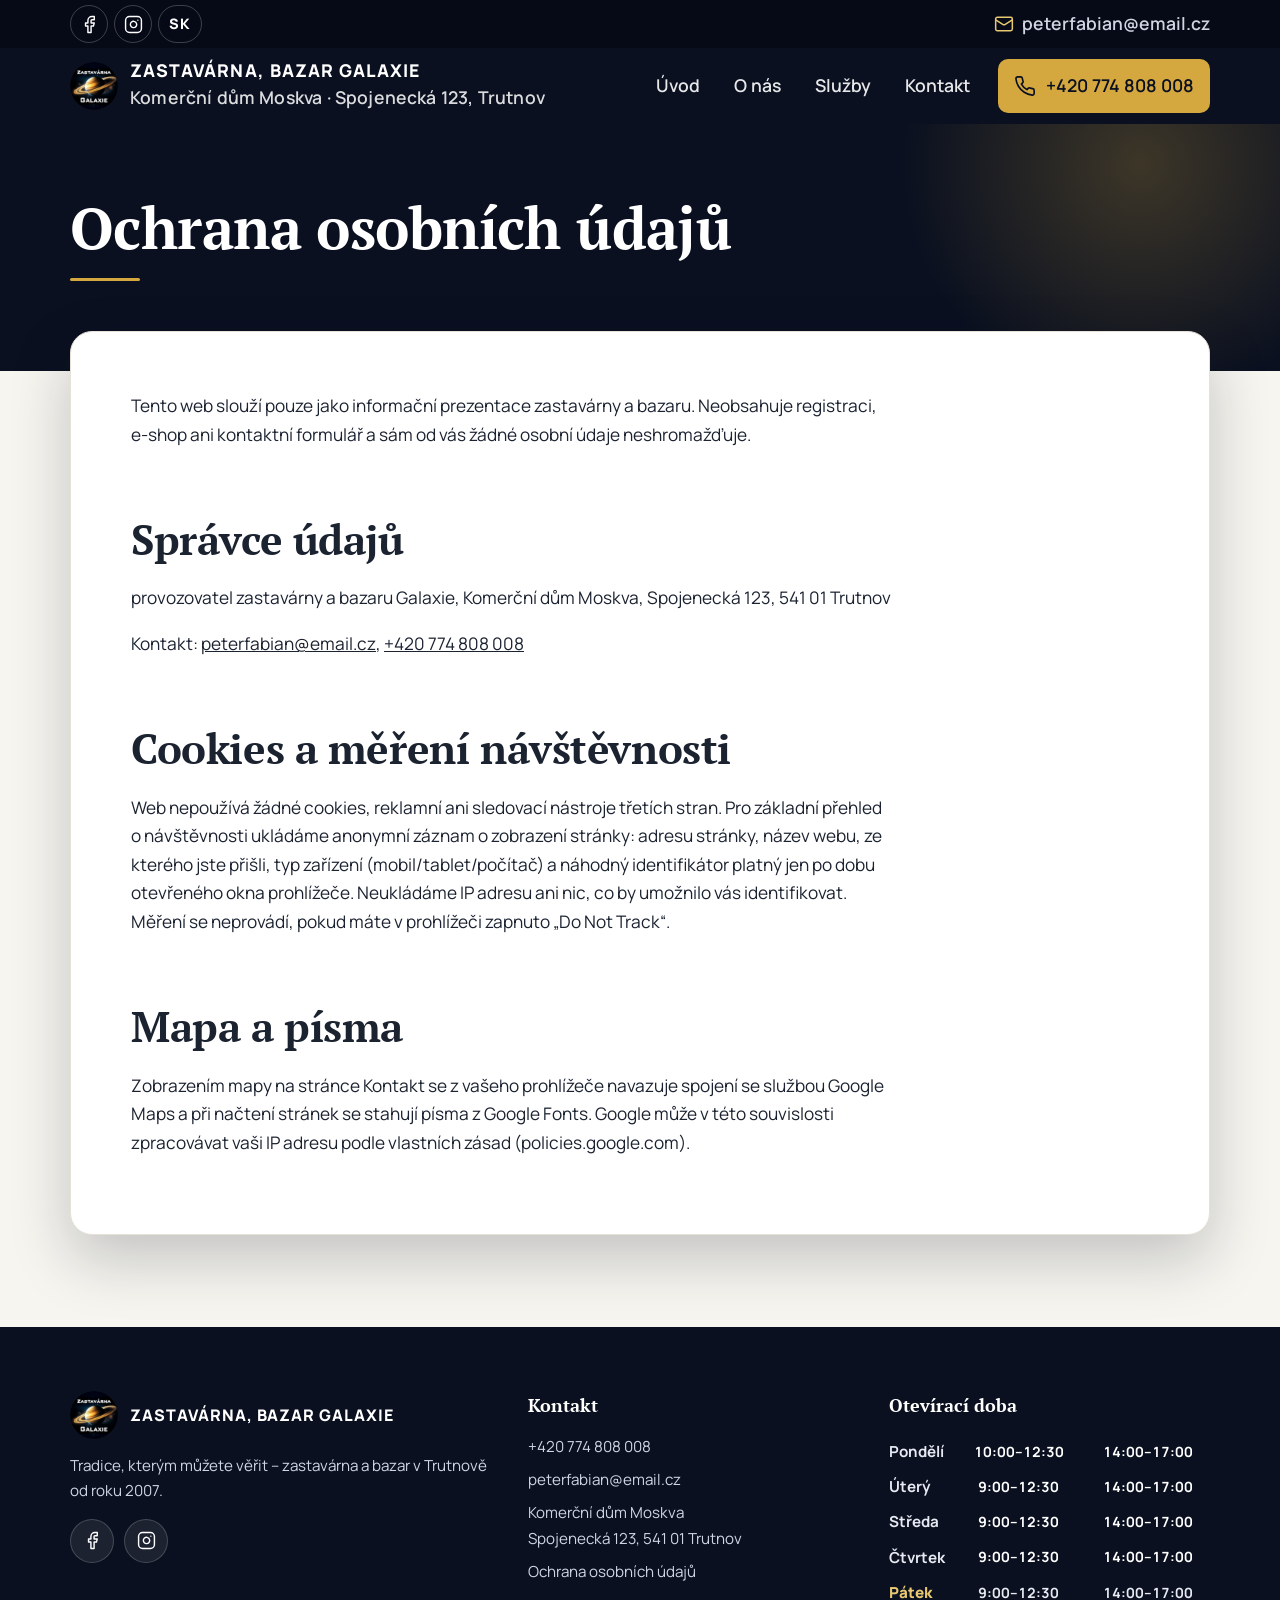
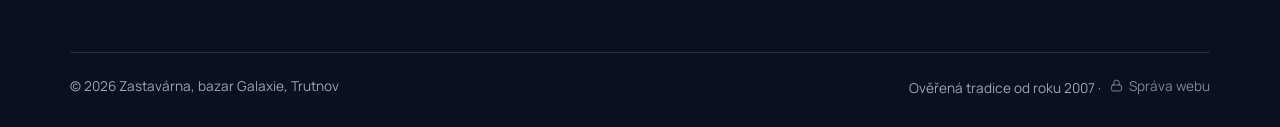
<file: ochrana-osobnich-udaju/index.html>
<!doctype html>
<html lang="cs" class="no-js">
<head>
<meta charset="utf-8">
<meta name="viewport" content="width=device-width,initial-scale=1">
<title>Ochrana osobních údajů :: Zastavárna, bazar - Galaxie, Trutnov</title>
<meta name="description" content="Informace o zpracování osobních údajů a cookies na webu zastavárny a bazaru Galaxie v Trutnově.">
<meta name="robots" content="index,follow,max-image-preview:large">
<link rel="canonical" href="https://galaxiebazar.cz/ochrana-osobnich-udaju/"><meta property="og:url" content="https://galaxiebazar.cz/ochrana-osobnich-udaju/">
<link rel="alternate" hreflang="cs" href="https://galaxiebazar.cz/ochrana-osobnich-udaju/"><link rel="alternate" hreflang="sk" href="https://galaxiebazar.cz/sk/ochrana-osobnich-udaju/"><link rel="alternate" hreflang="x-default" href="https://galaxiebazar.cz/ochrana-osobnich-udaju/">
<meta property="og:type" content="website"><meta property="og:locale" content="cs_CZ"><meta property="og:site_name" content="Zastavárna, bazar Galaxie, Trutnov"><meta property="og:title" content="Ochrana osobních údajů :: Zastavárna, bazar - Galaxie, Trutnov"><meta property="og:description" content="Informace o zpracování osobních údajů a cookies na webu zastavárny a bazaru Galaxie v Trutnově."><meta property="og:image" content="https://galaxiebazar.cz/img/og.jpg"><meta name="twitter:card" content="summary_large_image">
<meta name="theme-color" content="#0a1020">
<!-- Ověření vlastnictví webu v Google Search Console (metoda „značka HTML“): vlož sem meta tag, který Google vygeneruje -->
<!-- GOOGLE-VERIFICATION -->
<link rel="icon" type="image/png" href="../img/favicon.png">
<link rel="apple-touch-icon" href="../img/apple-touch-icon.png">
<link rel="preconnect" href="https://fonts.googleapis.com"><link rel="preconnect" href="https://fonts.gstatic.com" crossorigin>
<link href="https://fonts.googleapis.com/css2?family=PT+Serif:ital,wght@0,400;0,700;1,400&family=Manrope:wght@400;500;600;700;800&display=swap" rel="stylesheet">
<link rel="stylesheet" href="../assets/css/style.css?v=202610191352">

</head>
<body class="">
<a class="skip" href="#obsah">Přeskočit na obsah</a>
<div class="strip" id="strip"><div class="wrap">
  <div class="social"><a href="https://www.facebook.com/share/1AcT1ZZFrk/" data-c-href="facebook" data-fmt="url" target="_blank" rel="noopener" aria-label="Facebook"><svg class="i" viewBox="0 0 24 24" aria-hidden="true"><path d="M18 2h-3a5 5 0 0 0-5 5v3H7v4h3v8h4v-8h3l1-4h-4V7a1 1 0 0 1 1-1h3z"/></svg></a><a href="https://www.instagram.com/zastavarna_bazar_galaxie" data-c-href="instagram" data-fmt="url" target="_blank" rel="noopener" aria-label="Instagram"><svg class="i" viewBox="0 0 24 24" aria-hidden="true"><rect width="20" height="20" x="2" y="2" rx="5" ry="5"/><path d="M16 11.37A4 4 0 1 1 12.63 8 4 4 0 0 1 16 11.37z"/><path d="M17.5 6.5h.01"/></svg></a><a class="lang" href="../sk/ochrana-osobnich-udaju/" hreflang="sk" lang="sk" aria-label="Slovenská verzia">SK</a></div>
  <div id="announce" class="ann" role="status" aria-live="polite" hidden></div>
  <div class="contact"><a class="mail" href="mailto:peterfabian@email.cz" data-c-href="email" data-fmt="mailto"><svg class="i" viewBox="0 0 24 24" aria-hidden="true"><rect width="20" height="16" x="2" y="4" rx="2"/><path d="m22 7-8.97 5.7a1.94 1.94 0 0 1-2.06 0L2 7"/></svg><span data-c="email">peterfabian@email.cz</span></a></div>
</div></div>
<header class="hdr">
  <div class="wrap">
    <a class="brand" href="../" aria-label="Zastavárna, bazar Galaxie – úvodní stránka">
      <img src="../img/logo.png" alt="" width="48" height="48">
      <span><b>Zastavárna, bazar Galaxie</b><small><span data-c="addr_building">Komerční dům Moskva</span> · <span data-c="addr_street">Spojenecká 123</span>, Trutnov</small></span>
    </a>
    <button class="burger" aria-label="Menu" aria-expanded="false"><svg class="i" viewBox="0 0 24 24" aria-hidden="true"><path d="M4 7h16M4 12h16M4 17h16"/></svg></button>
    <nav class="nav" aria-label="Hlavní menu"><a href="../">Úvod</a><a href="../o-nas/">O nás</a><a href="../sluzby/">Služby</a><a href="../kontakt/">Kontakt</a><a class="btn btn-gold" href="tel:+420774808008" data-c-href="phone" data-fmt="tel"><svg class="i" viewBox="0 0 24 24" aria-hidden="true"><path d="M22 16.92v3a2 2 0 0 1-2.18 2 19.79 19.79 0 0 1-8.63-3.07 19.5 19.5 0 0 1-6-6 19.79 19.79 0 0 1-3.07-8.67A2 2 0 0 1 4.11 2h3a2 2 0 0 1 2 1.72 12.84 12.84 0 0 0 .7 2.81 2 2 0 0 1-.45 2.11L8.09 9.91a16 16 0 0 0 6 6l1.27-1.27a2 2 0 0 1 2.11-.45 12.84 12.84 0 0 0 2.81.7A2 2 0 0 1 22 16.92z"/></svg><span data-c="phone">+420 774 808 008</span></a></nav>
  </div>
</header>
<main id="obsah">

<section class="page-hero"><div class="wrap"><h1>Ochrana osobních údajů</h1></div></section>
<section class="page-body"><div class="wrap"><div class="sheet"><div class="prose">
<p>Tento web slouží pouze jako informační prezentace zastavárny a bazaru. Neobsahuje registraci, e-shop ani kontaktní formulář a sám od vás žádné osobní údaje neshromažďuje.</p>
<h2>Správce údajů</h2>
<p data-c-gdpr>provozovatel zastavárny a bazaru Galaxie, Komerční dům Moskva, Spojenecká 123, 541 01 Trutnov</p>
<p>Kontakt: <a href="mailto:peterfabian@email.cz" data-c-href="email" data-fmt="mailto" data-c="email">peterfabian@email.cz</a>, <a href="tel:+420774808008" data-c-href="phone" data-fmt="tel" data-c="phone">+420 774 808 008</a></p>
<h2>Cookies a měření návštěvnosti</h2>
<p>Web nepoužívá žádné cookies, reklamní ani sledovací nástroje třetích stran. Pro základní přehled o návštěvnosti ukládáme anonymní záznam o zobrazení stránky: adresu stránky, název webu, ze kterého jste přišli, typ zařízení (mobil/tablet/počítač) a náhodný identifikátor platný jen po dobu otevřeného okna prohlížeče. Neukládáme IP adresu ani nic, co by umožnilo vás identifikovat. Měření se neprovádí, pokud máte v prohlížeči zapnuto „Do Not Track“.</p>
<h2>Mapa a písma</h2>
<p>Zobrazením mapy na stránce Kontakt se z vašeho prohlížeče navazuje spojení se službou Google Maps a při načtení stránek se stahují písma z Google Fonts. Google může v této souvislosti zpracovávat vaši IP adresu podle vlastních zásad (policies.google.com).</p>
</div></div></div></section>

</main>
<footer class="ftr">
  <div class="wrap">
    <div class="ftr-grid">
      <div>
        <a class="brand" href="../"><img src="../img/logo.png" alt="" width="48" height="48"><span><b>Zastavárna, bazar Galaxie</b></span></a>
        <p>Tradice, kterým můžete věřit – zastavárna a bazar v Trutnově od roku 2007.</p>
        <div class="social"><a href="https://www.facebook.com/share/1AcT1ZZFrk/" data-c-href="facebook" data-fmt="url" target="_blank" rel="noopener" aria-label="Facebook"><svg class="i" viewBox="0 0 24 24" aria-hidden="true"><path d="M18 2h-3a5 5 0 0 0-5 5v3H7v4h3v8h4v-8h3l1-4h-4V7a1 1 0 0 1 1-1h3z"/></svg></a><a href="https://www.instagram.com/zastavarna_bazar_galaxie" data-c-href="instagram" data-fmt="url" target="_blank" rel="noopener" aria-label="Instagram"><svg class="i" viewBox="0 0 24 24" aria-hidden="true"><rect width="20" height="20" x="2" y="2" rx="5" ry="5"/><path d="M16 11.37A4 4 0 1 1 12.63 8 4 4 0 0 1 16 11.37z"/><path d="M17.5 6.5h.01"/></svg></a></div>
      </div>
      <div>
        <h4>Kontakt</h4>
        <ul>
          <li><a href="tel:+420774808008" data-c-href="phone" data-fmt="tel" data-c="phone">+420 774 808 008</a></li>
          <li><a href="mailto:peterfabian@email.cz" data-c-href="email" data-fmt="mailto" data-c="email">peterfabian@email.cz</a></li>
          <li><span data-c="addr_building">Komerční dům Moskva</span><br><span data-c="addr_street">Spojenecká 123</span>, <span data-c="addr_city">541 01 Trutnov</span></li>
          <li><a href="../ochrana-osobnich-udaju/">Ochrana osobních údajů</a></li>
        </ul>
      </div>
      <div>
        <h4>Otevírací doba</h4>
        <div class="hours " data-hours='{"po": "10:00–12:30 14:00–17:00", "ut": "9:00–12:30 14:00–17:00", "st": "9:00–12:30 14:00–17:00", "ct": "9:00–12:30 14:00–17:00", "pa": "9:00–12:30 14:00–17:00", "so": "", "ne": ""}'><div class="row" data-k="hours_po"><b>Pondělí</b><span class="t">10:00–12:30</span><span class="t">14:00–17:00</span></div><div class="row" data-k="hours_ut"><b>Úterý</b><span class="t">9:00–12:30</span><span class="t">14:00–17:00</span></div><div class="row" data-k="hours_st"><b>Středa</b><span class="t">9:00–12:30</span><span class="t">14:00–17:00</span></div><div class="row" data-k="hours_ct"><b>Čtvrtek</b><span class="t">9:00–12:30</span><span class="t">14:00–17:00</span></div><div class="row" data-k="hours_pa"><b>Pátek</b><span class="t">9:00–12:30</span><span class="t">14:00–17:00</span></div></div>
        <div class="hours-note" data-hours-note></div>
      </div>
    </div>
    <div class="ftr-bottom"><span>© 2026 Zastavárna, bazar Galaxie, Trutnov</span><span>Ověřená tradice od roku 2007 · <a class="adm" href="../admin/"><svg class="i" viewBox="0 0 24 24" aria-hidden="true"><rect width="18" height="11" x="3" y="11" rx="2"/><path d="M7 11V7a5 5 0 0 1 10 0v4"/></svg> Správa webu</a></span></div>
  </div>
</footer>
<a class="fab" href="tel:+420774808008" data-c-href="phone" data-fmt="tel" aria-label="Zavolat"><svg class="i" viewBox="0 0 24 24" aria-hidden="true"><path d="M22 16.92v3a2 2 0 0 1-2.18 2 19.79 19.79 0 0 1-8.63-3.07 19.5 19.5 0 0 1-6-6 19.79 19.79 0 0 1-3.07-8.67A2 2 0 0 1 4.11 2h3a2 2 0 0 1 2 1.72 12.84 12.84 0 0 0 .7 2.81 2 2 0 0 1-.45 2.11L8.09 9.91a16 16 0 0 0 6 6l1.27-1.27a2 2 0 0 1 2.11-.45 12.84 12.84 0 0 0 2.81.7A2 2 0 0 1 22 16.92z"/></svg></a>
<script src="../assets/js/config.js?v=202610191352"></script>
<script src="../assets/js/site.js?v=202610191352"></script>

</body>
</html>
</file>
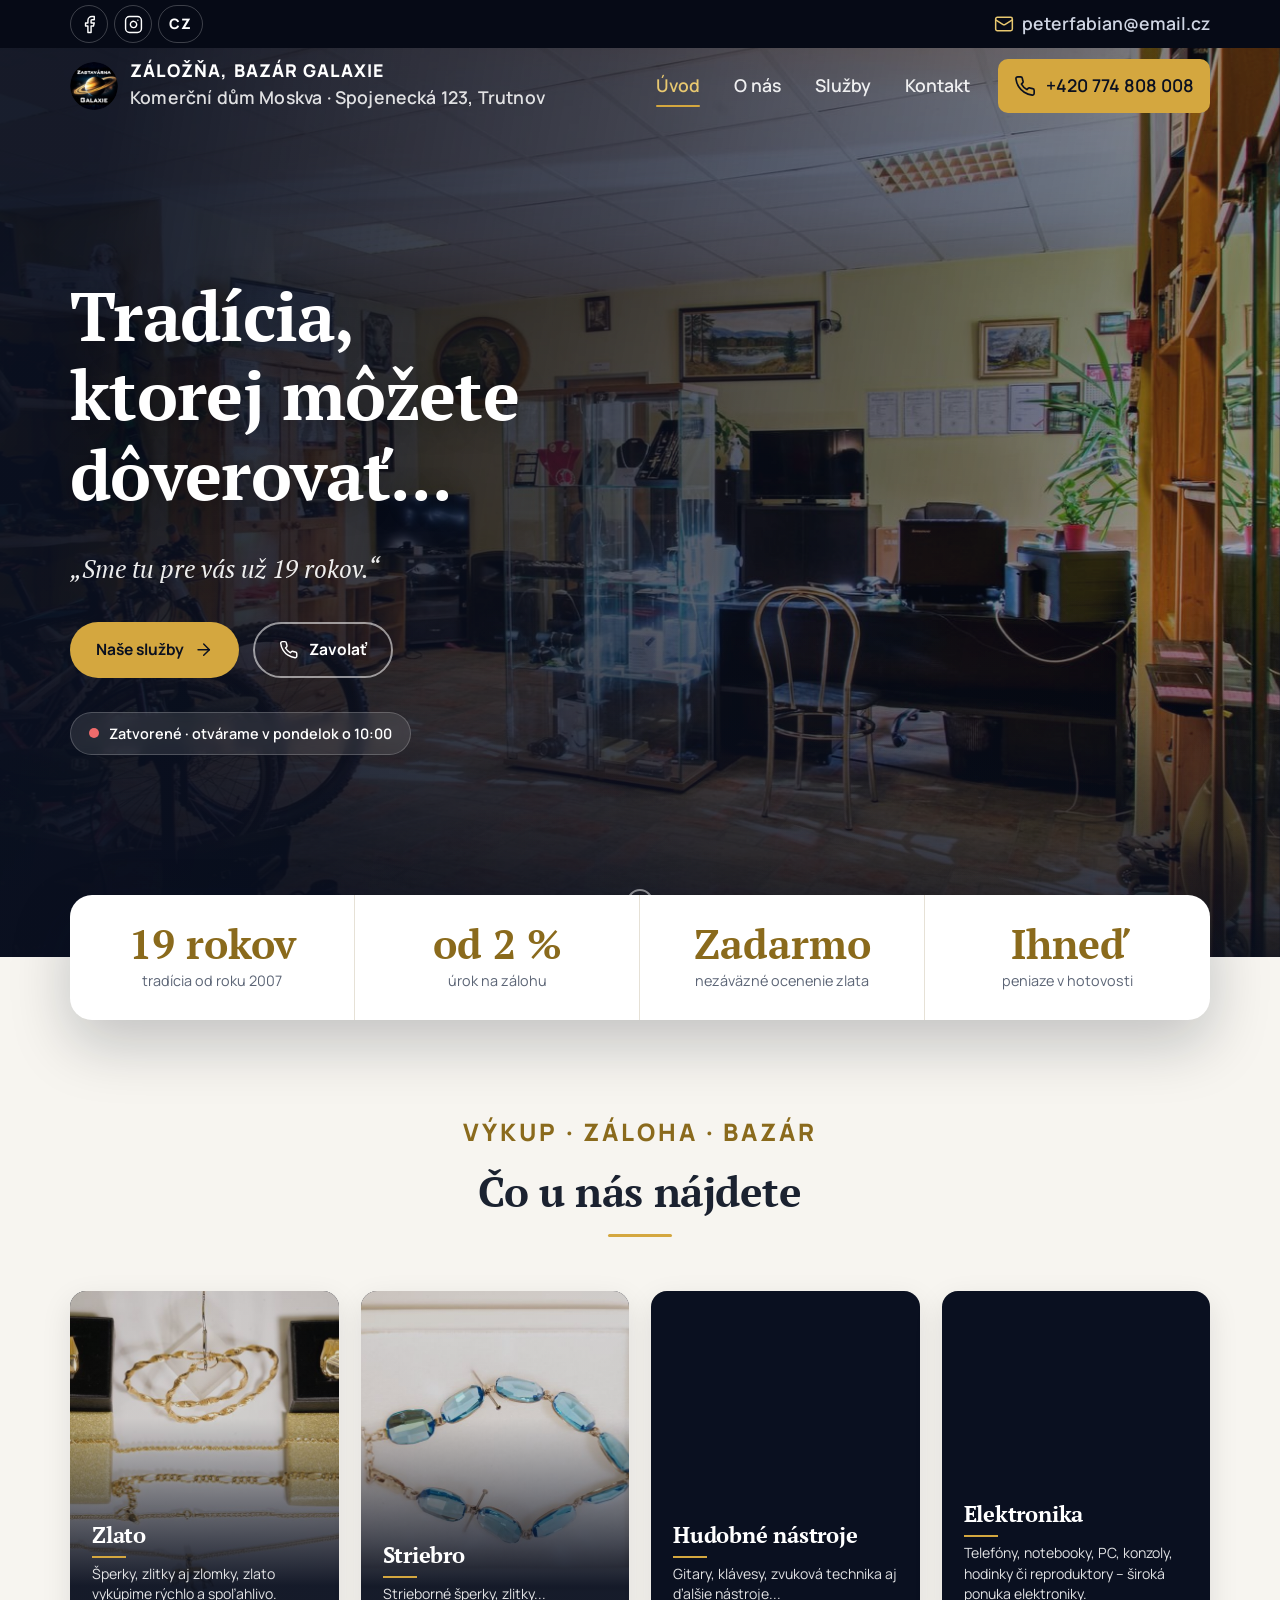
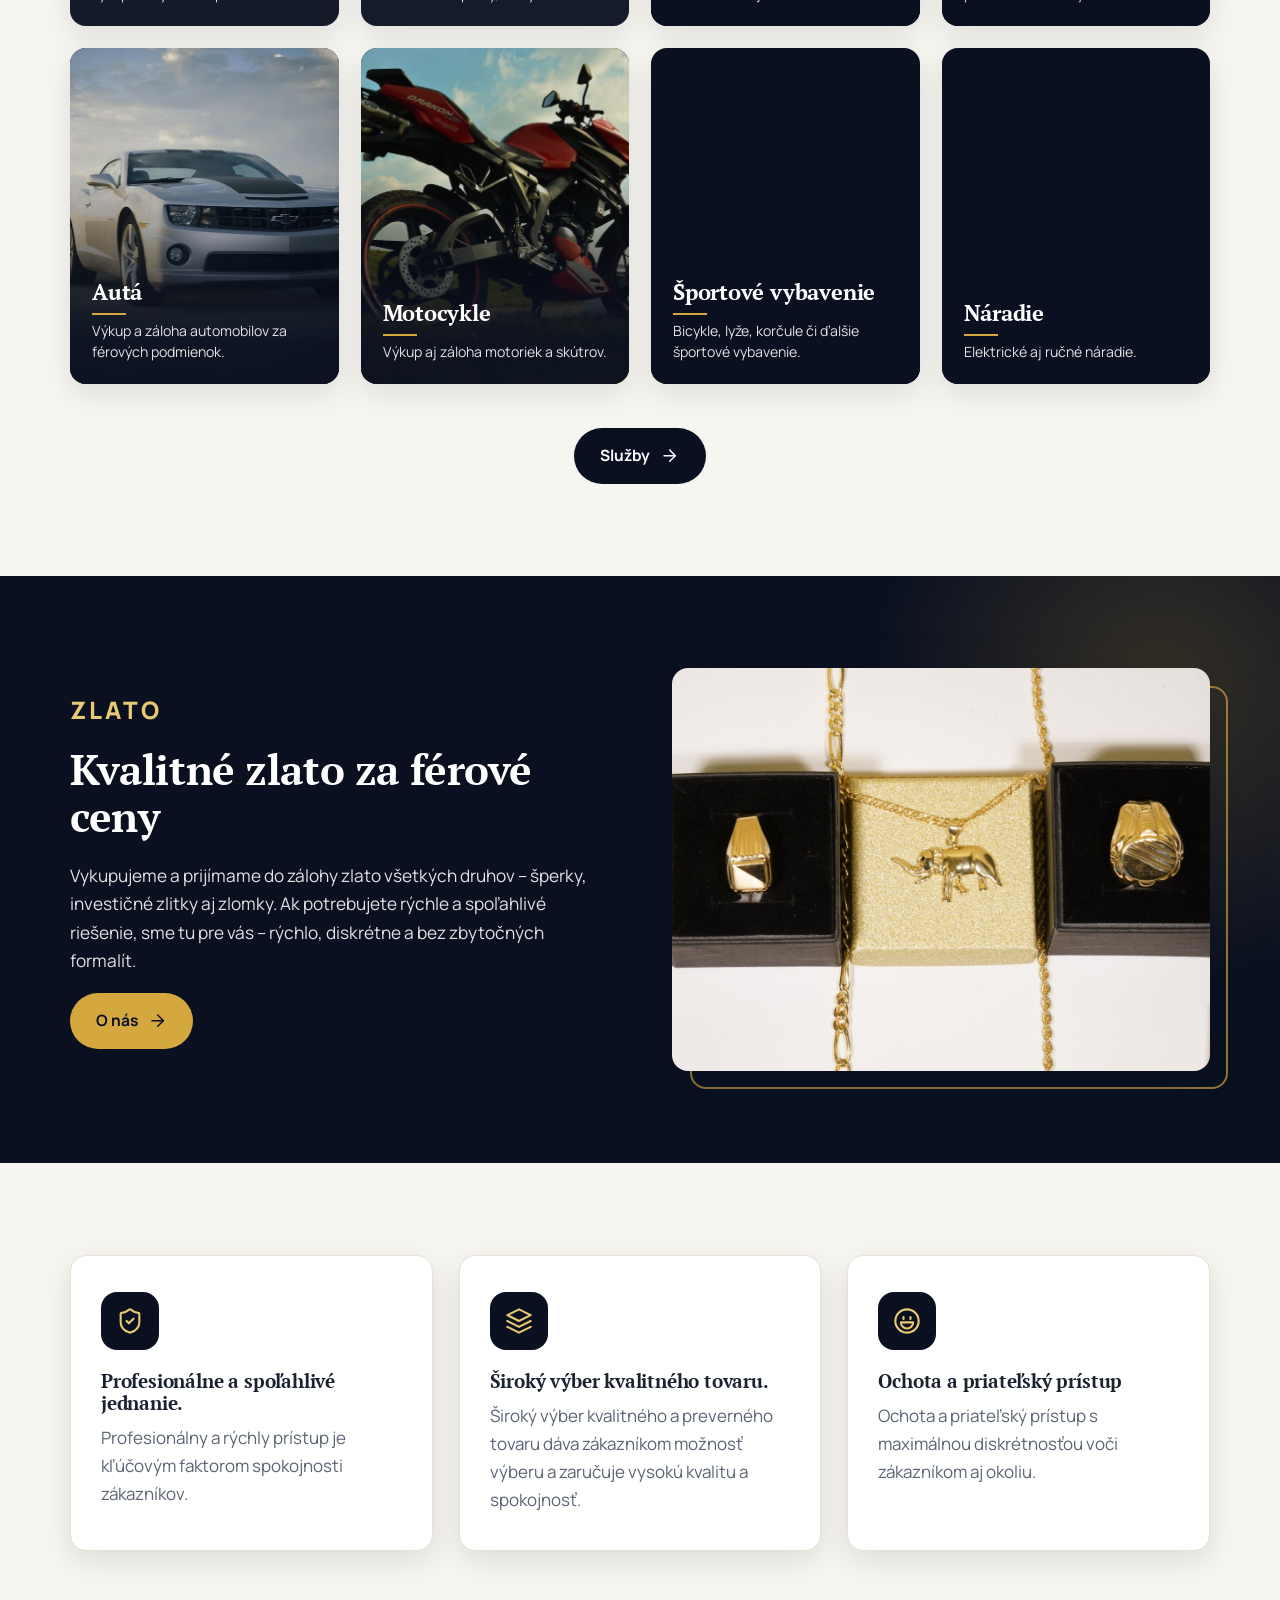
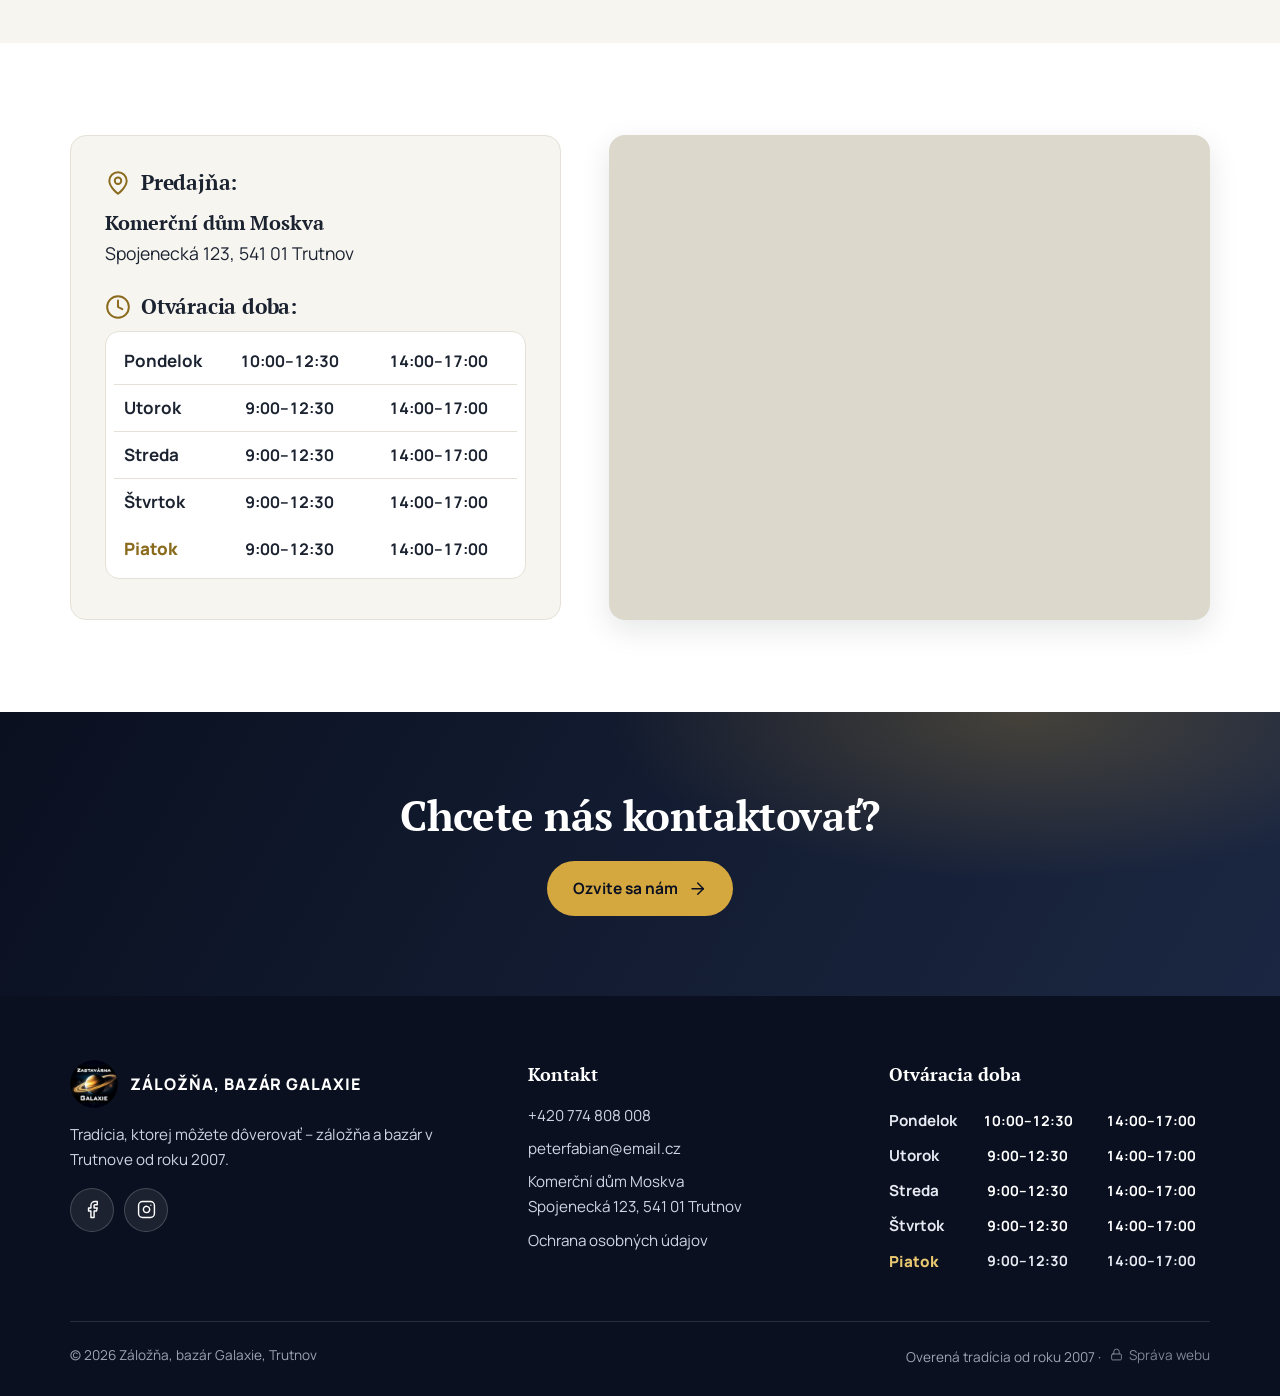
<file: sk/index.html>
<!doctype html>
<html lang="sk" class="no-js">
<head>
<meta charset="utf-8">
<meta name="viewport" content="width=device-width,initial-scale=1">
<title>Záložňa, bazár Galaxie, Trutnov – výkup zlata a záloha</title>
<meta name="description" content="Tradícia, ktorej môžete dôverovať... Záložňa a bazár v Trutnove od roku 2007 – výkup a záloha zlata, striebra, elektroniky, hudobných nástrojov, áut, motocyklov a náradia.">
<meta name="robots" content="index,follow,max-image-preview:large">
<link rel="canonical" href="https://galaxiebazar.cz/sk/"><meta property="og:url" content="https://galaxiebazar.cz/sk/">
<link rel="alternate" hreflang="cs" href="https://galaxiebazar.cz/"><link rel="alternate" hreflang="sk" href="https://galaxiebazar.cz/sk/"><link rel="alternate" hreflang="x-default" href="https://galaxiebazar.cz/">
<meta property="og:type" content="website"><meta property="og:locale" content="sk_SK"><meta property="og:site_name" content="Záložňa, bazár Galaxie, Trutnov"><meta property="og:title" content="Záložňa, bazár Galaxie, Trutnov – výkup zlata a záloha"><meta property="og:description" content="Tradícia, ktorej môžete dôverovať... Záložňa a bazár v Trutnove od roku 2007 – výkup a záloha zlata, striebra, elektroniky, hudobných nástrojov, áut, motocyklov a náradia."><meta property="og:image" content="https://galaxiebazar.cz/img/og.jpg"><meta name="twitter:card" content="summary_large_image">
<meta name="theme-color" content="#0a1020">
<!-- Ověření vlastnictví webu v Google Search Console (metoda „značka HTML“): vlož sem meta tag, který Google vygeneruje -->
<!-- GOOGLE-VERIFICATION -->
<link rel="icon" type="image/png" href="../img/favicon.png">
<link rel="apple-touch-icon" href="../img/apple-touch-icon.png">
<link rel="preconnect" href="https://fonts.googleapis.com"><link rel="preconnect" href="https://fonts.gstatic.com" crossorigin>
<link href="https://fonts.googleapis.com/css2?family=PT+Serif:ital,wght@0,400;0,700;1,400&family=Manrope:wght@400;500;600;700;800&display=swap" rel="stylesheet">
<link rel="stylesheet" href="../assets/css/style.css?v=202610191352">
<script type="application/ld+json">{"@context": "https://schema.org", "@type": "PawnShop", "name": "Zastavárna, bazar Galaxie", "description": "Záložňa a bazár v Trutnove – výkup a záloha zlata, striebra, elektroniky, hudobných nástrojov, áut, motocyklov, športového vybavenia a náradia.", "telephone": "+420 774 808 008", "email": "peterfabian@email.cz", "url": "https://galaxiebazar.cz/sk/", "image": "https://galaxiebazar.cz/img/og.jpg", "foundingDate": "2007", "address": {"@type": "PostalAddress", "streetAddress": "Spojenecká 123", "postalCode": "541 01", "addressLocality": "Trutnov", "addressCountry": "CZ"}, "openingHoursSpecification": [{"@type": "OpeningHoursSpecification", "dayOfWeek": "Monday", "opens": "10:00", "closes": "17:00"}, {"@type": "OpeningHoursSpecification", "dayOfWeek": ["Tuesday", "Wednesday", "Thursday", "Friday"], "opens": "09:00", "closes": "17:00"}], "sameAs": ["https://www.facebook.com/share/1AcT1ZZFrk/", "https://www.instagram.com/zastavarna_bazar_galaxie"]}</script>
</head>
<body class="has-hero">
<a class="skip" href="#obsah">Preskočiť na obsah</a>
<div class="strip" id="strip"><div class="wrap">
  <div class="social"><a href="https://www.facebook.com/share/1AcT1ZZFrk/" data-c-href="facebook" data-fmt="url" target="_blank" rel="noopener" aria-label="Facebook"><svg class="i" viewBox="0 0 24 24" aria-hidden="true"><path d="M18 2h-3a5 5 0 0 0-5 5v3H7v4h3v8h4v-8h3l1-4h-4V7a1 1 0 0 1 1-1h3z"/></svg></a><a href="https://www.instagram.com/zastavarna_bazar_galaxie" data-c-href="instagram" data-fmt="url" target="_blank" rel="noopener" aria-label="Instagram"><svg class="i" viewBox="0 0 24 24" aria-hidden="true"><rect width="20" height="20" x="2" y="2" rx="5" ry="5"/><path d="M16 11.37A4 4 0 1 1 12.63 8 4 4 0 0 1 16 11.37z"/><path d="M17.5 6.5h.01"/></svg></a><a class="lang" href="../" hreflang="cs" lang="cs" aria-label="Česká verze">CZ</a></div>
  <div id="announce" class="ann" role="status" aria-live="polite" hidden></div>
  <div class="contact"><a class="mail" href="mailto:peterfabian@email.cz" data-c-href="email" data-fmt="mailto"><svg class="i" viewBox="0 0 24 24" aria-hidden="true"><rect width="20" height="16" x="2" y="4" rx="2"/><path d="m22 7-8.97 5.7a1.94 1.94 0 0 1-2.06 0L2 7"/></svg><span data-c="email">peterfabian@email.cz</span></a></div>
</div></div>
<header class="hdr">
  <div class="wrap">
    <a class="brand" href="../sk/" aria-label="Záložňa, bazár Galaxie – úvodná stránka">
      <img src="../img/logo.png" alt="" width="48" height="48">
      <span><b>Záložňa, bazár Galaxie</b><small><span data-c="addr_building">Komerční dům Moskva</span> · <span data-c="addr_street">Spojenecká 123</span>, Trutnov</small></span>
    </a>
    <button class="burger" aria-label="Menu" aria-expanded="false"><svg class="i" viewBox="0 0 24 24" aria-hidden="true"><path d="M4 7h16M4 12h16M4 17h16"/></svg></button>
    <nav class="nav" aria-label="Hlavné menu"><a href="../sk/" aria-current="page">Úvod</a><a href="../sk/o-nas/">O nás</a><a href="../sk/sluzby/">Služby</a><a href="../sk/kontakt/">Kontakt</a><a class="btn btn-gold" href="tel:+420774808008" data-c-href="phone" data-fmt="tel"><svg class="i" viewBox="0 0 24 24" aria-hidden="true"><path d="M22 16.92v3a2 2 0 0 1-2.18 2 19.79 19.79 0 0 1-8.63-3.07 19.5 19.5 0 0 1-6-6 19.79 19.79 0 0 1-3.07-8.67A2 2 0 0 1 4.11 2h3a2 2 0 0 1 2 1.72 12.84 12.84 0 0 0 .7 2.81 2 2 0 0 1-.45 2.11L8.09 9.91a16 16 0 0 0 6 6l1.27-1.27a2 2 0 0 1 2.11-.45 12.84 12.84 0 0 0 2.81.7A2 2 0 0 1 22 16.92z"/></svg><span data-c="phone">+420 774 808 008</span></a></nav>
  </div>
</header>
<main id="obsah">

<section class="hero" aria-label="Úvod">
  <img class="hero-img" src="../img/hero-galerie.jpg" alt="Interiér predajne Galaxie v Trutnove" data-c-img="hero_img" loading="lazy" decoding="async" fetchpriority="high" loading="eager">
  <div class="wrap">
    <h1><span data-c="sk_hero_title">Tradícia, ktorej môžete dôverovať...</span></h1>
    <p class="quote" data-c="sk_hero_quote">„Sme tu pre vás už 19 rokov.“</p>
    <div class="cta"><a class="btn btn-gold" href="sluzby/"><span data-c="sk_hero_btn1">Naše služby</span><svg class="i" viewBox="0 0 24 24" aria-hidden="true"><path d="M5 12h14"/><path d="m12 5 7 7-7 7"/></svg></a><a class="btn btn-ghost" href="tel:+420774808008" data-c-href="phone" data-fmt="tel"><svg class="i" viewBox="0 0 24 24" aria-hidden="true"><path d="M22 16.92v3a2 2 0 0 1-2.18 2 19.79 19.79 0 0 1-8.63-3.07 19.5 19.5 0 0 1-6-6 19.79 19.79 0 0 1-3.07-8.67A2 2 0 0 1 4.11 2h3a2 2 0 0 1 2 1.72 12.84 12.84 0 0 0 .7 2.81 2 2 0 0 1-.45 2.11L8.09 9.91a16 16 0 0 0 6 6l1.27-1.27a2 2 0 0 1 2.11-.45 12.84 12.84 0 0 0 2.81.7A2 2 0 0 1 22 16.92z"/></svg><span data-c="sk_hero_btn2">Zavolať</span></a></div>
    <div class="open-badge" data-open-badge></div>
  </div>
  <span class="scroll-hint" aria-hidden="true"></span>
</section>
<div class="stats"><div class="wrap"><ul><li class="reveal"><strong data-c="sk_stat1_value" data-count>19 rokov</strong><span data-c="sk_stat1_label">tradícia od roku 2007</span></li><li class="reveal"><strong data-c="sk_stat2_value" data-count>od 2 %</strong><span data-c="sk_stat2_label">úrok na zálohu</span></li><li class="reveal"><strong data-c="sk_stat3_value" data-count>Zadarmo</strong><span data-c="sk_stat3_label">nezáväzné ocenenie zlata</span></li><li class="reveal"><strong data-c="sk_stat4_value" data-count>Ihneď</strong><span data-c="sk_stat4_label">peniaze v hotovosti</span></li></ul></div></div>
<section id="kategorie">
  <div class="wrap">
    <div class="sec-head reveal"><span class="eyebrow">Výkup · Záloha · Bazár</span><h2 data-c="sk_cats_title">Čo u nás nájdete</h2></div>
    <div class="cats"><div class="cat reveal"><img src="../img/kat-zlato.jpg" alt="Zlato" data-c-img="cat1_img" loading="lazy" decoding="async"><div><h3 data-c="sk_cat1_title">Zlato</h3><p data-c="sk_cat1_text">Šperky, zlitky aj zlomky, zlato vykúpime rýchlo a spoľahlivo.</p></div></div><div class="cat reveal"><img src="../img/kat-stribro.jpg" alt="Striebro" data-c-img="cat2_img" loading="lazy" decoding="async"><div><h3 data-c="sk_cat2_title">Striebro</h3><p data-c="sk_cat2_text">Strieborné šperky, zlitky...</p></div></div><div class="cat reveal"><img src="../img/kat-nastroje.jpg" alt="Hudobné nástroje" data-c-img="cat3_img" loading="lazy" decoding="async"><div><h3 data-c="sk_cat3_title">Hudobné nástroje</h3><p data-c="sk_cat3_text">Gitary, klávesy, zvuková technika aj ďalšie nástroje...</p></div></div><div class="cat reveal"><img src="../img/kat-elektronika.jpg" alt="Elektronika" data-c-img="cat4_img" loading="lazy" decoding="async"><div><h3 data-c="sk_cat4_title">Elektronika</h3><p data-c="sk_cat4_text">Telefóny, notebooky, PC, konzoly, hodinky či reproduktory – široká ponuka elektroniky.</p></div></div><div class="cat reveal"><img src="../img/kat-auta.jpg" alt="Autá" data-c-img="cat5_img" loading="lazy" decoding="async"><div><h3 data-c="sk_cat5_title">Autá</h3><p data-c="sk_cat5_text">Výkup a záloha automobilov za férových podmienok.</p></div></div><div class="cat reveal"><img src="../img/kat-motocykly.jpg" alt="Motocykle" data-c-img="cat6_img" loading="lazy" decoding="async"><div><h3 data-c="sk_cat6_title">Motocykle</h3><p data-c="sk_cat6_text">Výkup aj záloha motoriek a skútrov.</p></div></div><div class="cat reveal"><img src="../img/kat-sport.jpg" alt="Športové vybavenie" data-c-img="cat7_img" loading="lazy" decoding="async"><div><h3 data-c="sk_cat7_title">Športové vybavenie</h3><p data-c="sk_cat7_text">Bicykle, lyže, korčule či ďalšie športové vybavenie.</p></div></div><div class="cat reveal"><img src="../img/kat-naradi.jpg" alt="Náradie" data-c-img="cat8_img" loading="lazy" decoding="async"><div><h3 data-c="sk_cat8_title">Náradie</h3><p data-c="sk_cat8_text">Elektrické aj ručné náradie.</p></div></div></div>
    <div class="center reveal"><a class="btn btn-dark" href="sluzby/"><span data-c="sk_cats_btn">Služby</span><svg class="i" viewBox="0 0 24 24" aria-hidden="true"><path d="M5 12h14"/><path d="m12 5 7 7-7 7"/></svg></a></div>
  </div>
</section>
<section class="gold">
  <div class="wrap split">
    <div class="reveal"><span class="eyebrow" style="color:var(--gold-2)">Zlato</span><h2 data-c="sk_gold_title">Kvalitné zlato za férové ceny</h2><p data-c="sk_gold_text">Vykupujeme a prijímame do zálohy zlato všetkých druhov – šperky, investičné zlitky aj zlomky. Ak potrebujete rýchle a spoľahlivé riešenie, sme tu pre vás – rýchlo, diskrétne a bez zbytočných formalít.</p><a class="btn btn-gold" href="o-nas/"><span data-c="sk_gold_btn">O nás</span><svg class="i" viewBox="0 0 24 24" aria-hidden="true"><path d="M5 12h14"/><path d="m12 5 7 7-7 7"/></svg></a></div>
    <div class="frame reveal"><img src="../img/zlato-detail.jpg" alt="Zlaté šperky a retiazky v predajni Galaxie" data-c-img="gold_img" loading="lazy" decoding="async"></div>
  </div>
</section>
<section>
  <div class="wrap"><div class="feats"><article class="feat reveal"><div class="ico"><svg class="" viewBox="0 0 24 24" aria-hidden="true"><path d="M20 13c0 5-3.5 7.5-7.66 8.95a1 1 0 0 1-.67-.01C7.5 20.5 4 18 4 13V6a1 1 0 0 1 1-1c2 0 4.5-1.2 6.24-2.72a1.17 1.17 0 0 1 1.52 0C14.51 3.81 17 5 19 5a1 1 0 0 1 1 1z"/><path d="m9 12 2 2 4-4"/></svg></div><h3 data-c="sk_feat1_title">Profesionálne a spoľahlivé jednanie.</h3><p data-c="sk_feat1_text">Profesionálny a rýchly prístup je kľúčovým faktorom spokojnosti zákazníkov.</p></article><article class="feat reveal"><div class="ico"><svg class="" viewBox="0 0 24 24" aria-hidden="true"><path d="m12 2 10 5-10 5L2 7z"/><path d="m2 17 10 5 10-5"/><path d="m2 12 10 5 10-5"/></svg></div><h3 data-c="sk_feat2_title">Široký výber kvalitného tovaru.</h3><p data-c="sk_feat2_text">Široký výber kvalitného a preverného tovaru dáva zákazníkom možnosť výberu a zaručuje vysokú kvalitu a spokojnosť.</p></article><article class="feat reveal"><div class="ico"><svg class="" viewBox="0 0 24 24" aria-hidden="true"><circle cx="12" cy="12" r="10"/><path d="M6.8 13.2h10.4a5.2 5.2 0 0 1-10.4 0z"/><path d="M9 8.6v1.6M15 8.6v1.6"/></svg></div><h3 data-c="sk_feat3_title">Ochota a priateľský prístup</h3><p data-c="sk_feat3_text">Ochota a priateľský prístup s maximálnou diskrétnosťou voči zákazníkom aj okoliu.</p></article></div></div>
</section>
<section class="visit">
  <div class="wrap visit-grid">
    <div class="card reveal">
      <h3><svg class="i" viewBox="0 0 24 24" aria-hidden="true"><path d="M20 10c0 6-8 12-8 12s-8-6-8-12a8 8 0 0 1 16 0Z"/><circle cx="12" cy="10" r="3"/></svg><span data-c="sk_visit_title">Predajňa:</span></h3>
      <p class="addr"><b><span data-c="addr_building">Komerční dům Moskva</span></b><span data-c="addr_street">Spojenecká 123</span>, <span data-c="addr_city">541 01 Trutnov</span></p>
      <h3><svg class="i" viewBox="0 0 24 24" aria-hidden="true"><circle cx="12" cy="12" r="10"/><polyline points="12 6 12 12 16 14"/></svg><span data-c="sk_hours_title">Otváracia doba:</span></h3>
      <div class="hours " data-hours='{"po": "10:00–12:30 14:00–17:00", "ut": "9:00–12:30 14:00–17:00", "st": "9:00–12:30 14:00–17:00", "ct": "9:00–12:30 14:00–17:00", "pa": "9:00–12:30 14:00–17:00", "so": "", "ne": ""}'><div class="row" data-k="hours_po"><b>Pondelok</b><span class="t">10:00–12:30</span><span class="t">14:00–17:00</span></div><div class="row" data-k="hours_ut"><b>Utorok</b><span class="t">9:00–12:30</span><span class="t">14:00–17:00</span></div><div class="row" data-k="hours_st"><b>Streda</b><span class="t">9:00–12:30</span><span class="t">14:00–17:00</span></div><div class="row" data-k="hours_ct"><b>Štvrtok</b><span class="t">9:00–12:30</span><span class="t">14:00–17:00</span></div><div class="row" data-k="hours_pa"><b>Piatok</b><span class="t">9:00–12:30</span><span class="t">14:00–17:00</span></div></div>
      <div class="hours-note" data-hours-note></div>
    </div>
    <div class="map reveal"><iframe title="Mapa – Spojenecká 123, Trutnov" loading="lazy" referrerpolicy="no-referrer-when-downgrade" data-c-map data-default="Spojenecká 123, 541 01 Trutnov" src="https://www.google.com/maps?q=Spojenecká+123,+541+01+Trutnov&amp;hl=sk&amp;z=16&amp;output=embed"></iframe></div>
  </div>
</section>
<section class="cta-band"><div class="wrap reveal"><h2 data-c="sk_cta_title">Chcete nás kontaktovať?</h2><a class="btn btn-gold" href="kontakt/"><span data-c="sk_cta_btn">Ozvite sa nám</span><svg class="i" viewBox="0 0 24 24" aria-hidden="true"><path d="M5 12h14"/><path d="m12 5 7 7-7 7"/></svg></a></div></section>

</main>
<footer class="ftr">
  <div class="wrap">
    <div class="ftr-grid">
      <div>
        <a class="brand" href="../sk/"><img src="../img/logo.png" alt="" width="48" height="48"><span><b>Záložňa, bazár Galaxie</b></span></a>
        <p>Tradícia, ktorej môžete dôverovať – záložňa a bazár v Trutnove od roku 2007.</p>
        <div class="social"><a href="https://www.facebook.com/share/1AcT1ZZFrk/" data-c-href="facebook" data-fmt="url" target="_blank" rel="noopener" aria-label="Facebook"><svg class="i" viewBox="0 0 24 24" aria-hidden="true"><path d="M18 2h-3a5 5 0 0 0-5 5v3H7v4h3v8h4v-8h3l1-4h-4V7a1 1 0 0 1 1-1h3z"/></svg></a><a href="https://www.instagram.com/zastavarna_bazar_galaxie" data-c-href="instagram" data-fmt="url" target="_blank" rel="noopener" aria-label="Instagram"><svg class="i" viewBox="0 0 24 24" aria-hidden="true"><rect width="20" height="20" x="2" y="2" rx="5" ry="5"/><path d="M16 11.37A4 4 0 1 1 12.63 8 4 4 0 0 1 16 11.37z"/><path d="M17.5 6.5h.01"/></svg></a></div>
      </div>
      <div>
        <h4>Kontakt</h4>
        <ul>
          <li><a href="tel:+420774808008" data-c-href="phone" data-fmt="tel" data-c="phone">+420 774 808 008</a></li>
          <li><a href="mailto:peterfabian@email.cz" data-c-href="email" data-fmt="mailto" data-c="email">peterfabian@email.cz</a></li>
          <li><span data-c="addr_building">Komerční dům Moskva</span><br><span data-c="addr_street">Spojenecká 123</span>, <span data-c="addr_city">541 01 Trutnov</span></li>
          <li><a href="../sk/ochrana-osobnich-udaju/">Ochrana osobných údajov</a></li>
        </ul>
      </div>
      <div>
        <h4>Otváracia doba</h4>
        <div class="hours " data-hours='{"po": "10:00–12:30 14:00–17:00", "ut": "9:00–12:30 14:00–17:00", "st": "9:00–12:30 14:00–17:00", "ct": "9:00–12:30 14:00–17:00", "pa": "9:00–12:30 14:00–17:00", "so": "", "ne": ""}'><div class="row" data-k="hours_po"><b>Pondelok</b><span class="t">10:00–12:30</span><span class="t">14:00–17:00</span></div><div class="row" data-k="hours_ut"><b>Utorok</b><span class="t">9:00–12:30</span><span class="t">14:00–17:00</span></div><div class="row" data-k="hours_st"><b>Streda</b><span class="t">9:00–12:30</span><span class="t">14:00–17:00</span></div><div class="row" data-k="hours_ct"><b>Štvrtok</b><span class="t">9:00–12:30</span><span class="t">14:00–17:00</span></div><div class="row" data-k="hours_pa"><b>Piatok</b><span class="t">9:00–12:30</span><span class="t">14:00–17:00</span></div></div>
        <div class="hours-note" data-hours-note></div>
      </div>
    </div>
    <div class="ftr-bottom"><span>© 2026 Záložňa, bazár Galaxie, Trutnov</span><span>Overená tradícia od roku 2007 · <a class="adm" href="../admin/"><svg class="i" viewBox="0 0 24 24" aria-hidden="true"><rect width="18" height="11" x="3" y="11" rx="2"/><path d="M7 11V7a5 5 0 0 1 10 0v4"/></svg> Správa webu</a></span></div>
  </div>
</footer>
<a class="fab" href="tel:+420774808008" data-c-href="phone" data-fmt="tel" aria-label="Zavolať"><svg class="i" viewBox="0 0 24 24" aria-hidden="true"><path d="M22 16.92v3a2 2 0 0 1-2.18 2 19.79 19.79 0 0 1-8.63-3.07 19.5 19.5 0 0 1-6-6 19.79 19.79 0 0 1-3.07-8.67A2 2 0 0 1 4.11 2h3a2 2 0 0 1 2 1.72 12.84 12.84 0 0 0 .7 2.81 2 2 0 0 1-.45 2.11L8.09 9.91a16 16 0 0 0 6 6l1.27-1.27a2 2 0 0 1 2.11-.45 12.84 12.84 0 0 0 2.81.7A2 2 0 0 1 22 16.92z"/></svg></a>
<script src="../assets/js/config.js?v=202610191352"></script>
<script src="../assets/js/site.js?v=202610191352"></script>

</body>
</html>
</file>
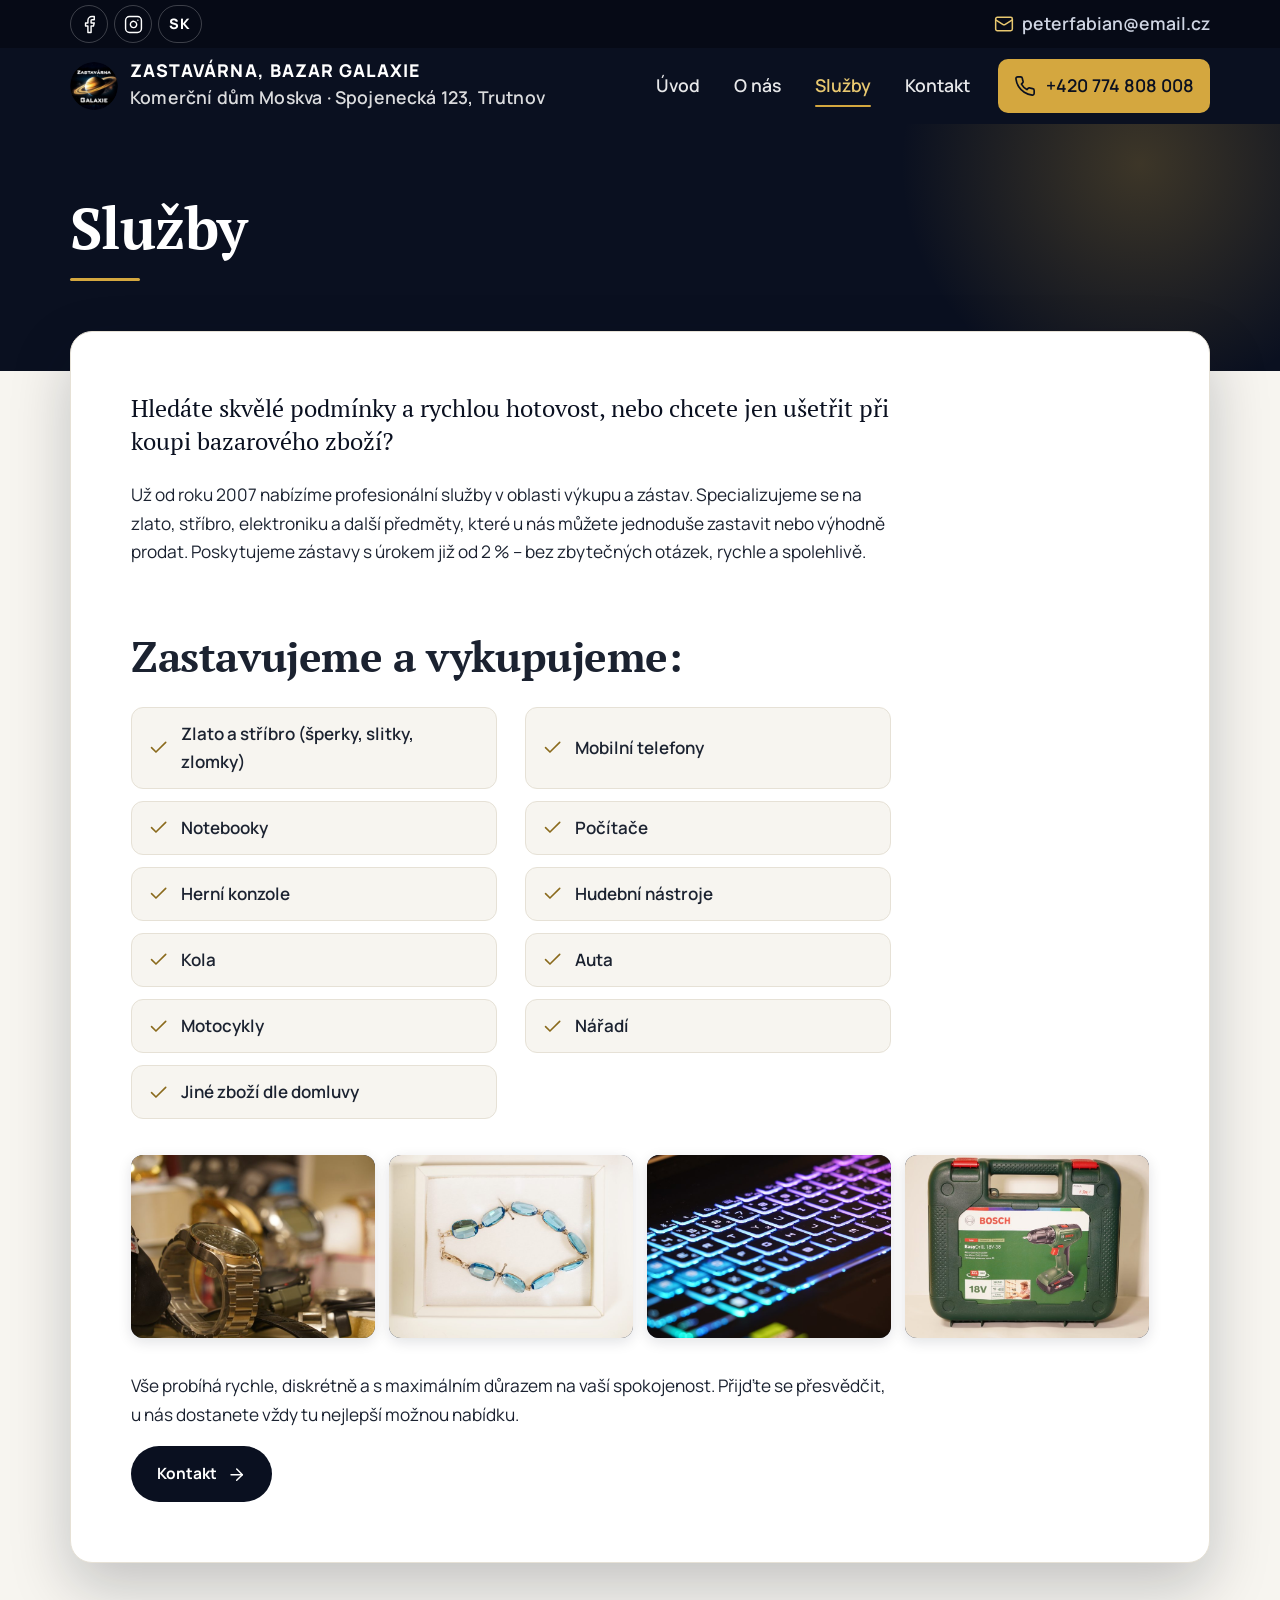
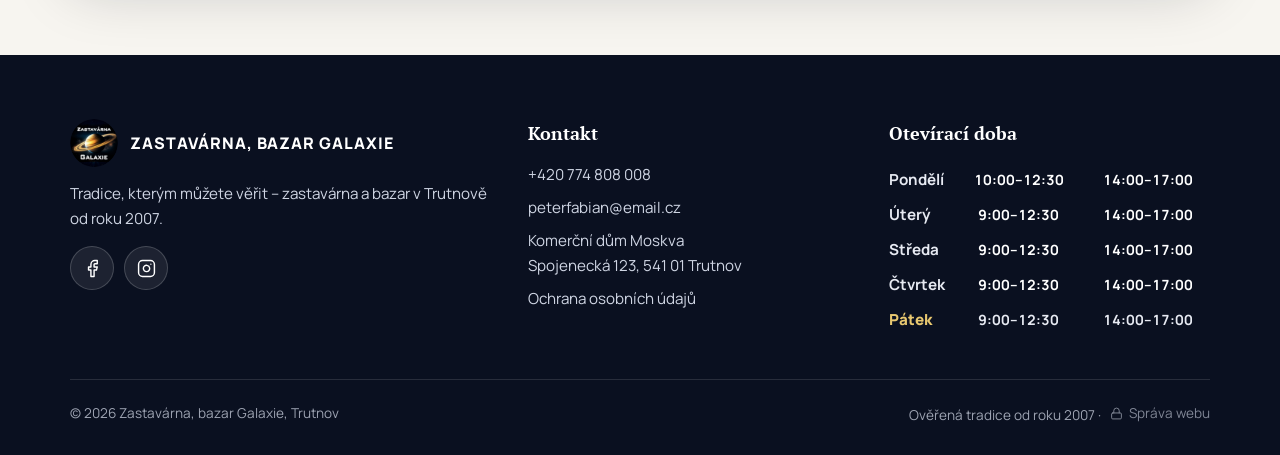
<file: sluzby/index.html>
<!doctype html>
<html lang="cs" class="no-js">
<head>
<meta charset="utf-8">
<meta name="viewport" content="width=device-width,initial-scale=1">
<title>Služby :: Zastavárna, bazar - Galaxie, Trutnov</title>
<meta name="description" content="Zástavy s úrokem od 2 % a výkup: zlato, stříbro, telefony, notebooky, počítače, konzole, hudební nástroje, kola, auta, motocykly, nářadí.">
<meta name="robots" content="index,follow,max-image-preview:large">
<link rel="canonical" href="https://galaxiebazar.cz/sluzby/"><meta property="og:url" content="https://galaxiebazar.cz/sluzby/">
<link rel="alternate" hreflang="cs" href="https://galaxiebazar.cz/sluzby/"><link rel="alternate" hreflang="sk" href="https://galaxiebazar.cz/sk/sluzby/"><link rel="alternate" hreflang="x-default" href="https://galaxiebazar.cz/sluzby/">
<meta property="og:type" content="website"><meta property="og:locale" content="cs_CZ"><meta property="og:site_name" content="Zastavárna, bazar Galaxie, Trutnov"><meta property="og:title" content="Služby :: Zastavárna, bazar - Galaxie, Trutnov"><meta property="og:description" content="Zástavy s úrokem od 2 % a výkup: zlato, stříbro, telefony, notebooky, počítače, konzole, hudební nástroje, kola, auta, motocykly, nářadí."><meta property="og:image" content="https://galaxiebazar.cz/img/og.jpg"><meta name="twitter:card" content="summary_large_image">
<meta name="theme-color" content="#0a1020">
<!-- Ověření vlastnictví webu v Google Search Console (metoda „značka HTML“): vlož sem meta tag, který Google vygeneruje -->
<!-- GOOGLE-VERIFICATION -->
<link rel="icon" type="image/png" href="../img/favicon.png">
<link rel="apple-touch-icon" href="../img/apple-touch-icon.png">
<link rel="preconnect" href="https://fonts.googleapis.com"><link rel="preconnect" href="https://fonts.gstatic.com" crossorigin>
<link href="https://fonts.googleapis.com/css2?family=PT+Serif:ital,wght@0,400;0,700;1,400&family=Manrope:wght@400;500;600;700;800&display=swap" rel="stylesheet">
<link rel="stylesheet" href="../assets/css/style.css?v=202610191352">

</head>
<body class="">
<a class="skip" href="#obsah">Přeskočit na obsah</a>
<div class="strip" id="strip"><div class="wrap">
  <div class="social"><a href="https://www.facebook.com/share/1AcT1ZZFrk/" data-c-href="facebook" data-fmt="url" target="_blank" rel="noopener" aria-label="Facebook"><svg class="i" viewBox="0 0 24 24" aria-hidden="true"><path d="M18 2h-3a5 5 0 0 0-5 5v3H7v4h3v8h4v-8h3l1-4h-4V7a1 1 0 0 1 1-1h3z"/></svg></a><a href="https://www.instagram.com/zastavarna_bazar_galaxie" data-c-href="instagram" data-fmt="url" target="_blank" rel="noopener" aria-label="Instagram"><svg class="i" viewBox="0 0 24 24" aria-hidden="true"><rect width="20" height="20" x="2" y="2" rx="5" ry="5"/><path d="M16 11.37A4 4 0 1 1 12.63 8 4 4 0 0 1 16 11.37z"/><path d="M17.5 6.5h.01"/></svg></a><a class="lang" href="../sk/sluzby/" hreflang="sk" lang="sk" aria-label="Slovenská verzia">SK</a></div>
  <div id="announce" class="ann" role="status" aria-live="polite" hidden></div>
  <div class="contact"><a class="mail" href="mailto:peterfabian@email.cz" data-c-href="email" data-fmt="mailto"><svg class="i" viewBox="0 0 24 24" aria-hidden="true"><rect width="20" height="16" x="2" y="4" rx="2"/><path d="m22 7-8.97 5.7a1.94 1.94 0 0 1-2.06 0L2 7"/></svg><span data-c="email">peterfabian@email.cz</span></a></div>
</div></div>
<header class="hdr">
  <div class="wrap">
    <a class="brand" href="../" aria-label="Zastavárna, bazar Galaxie – úvodní stránka">
      <img src="../img/logo.png" alt="" width="48" height="48">
      <span><b>Zastavárna, bazar Galaxie</b><small><span data-c="addr_building">Komerční dům Moskva</span> · <span data-c="addr_street">Spojenecká 123</span>, Trutnov</small></span>
    </a>
    <button class="burger" aria-label="Menu" aria-expanded="false"><svg class="i" viewBox="0 0 24 24" aria-hidden="true"><path d="M4 7h16M4 12h16M4 17h16"/></svg></button>
    <nav class="nav" aria-label="Hlavní menu"><a href="../">Úvod</a><a href="../o-nas/">O nás</a><a href="../sluzby/" aria-current="page">Služby</a><a href="../kontakt/">Kontakt</a><a class="btn btn-gold" href="tel:+420774808008" data-c-href="phone" data-fmt="tel"><svg class="i" viewBox="0 0 24 24" aria-hidden="true"><path d="M22 16.92v3a2 2 0 0 1-2.18 2 19.79 19.79 0 0 1-8.63-3.07 19.5 19.5 0 0 1-6-6 19.79 19.79 0 0 1-3.07-8.67A2 2 0 0 1 4.11 2h3a2 2 0 0 1 2 1.72 12.84 12.84 0 0 0 .7 2.81 2 2 0 0 1-.45 2.11L8.09 9.91a16 16 0 0 0 6 6l1.27-1.27a2 2 0 0 1 2.11-.45 12.84 12.84 0 0 0 2.81.7A2 2 0 0 1 22 16.92z"/></svg><span data-c="phone">+420 774 808 008</span></a></nav>
  </div>
</header>
<main id="obsah">

<section class="page-hero"><div class="wrap"><h1 data-c="serv_title">Služby</h1></div></section>
<section class="page-body"><div class="wrap"><div class="sheet">
  <div class="prose reveal"><p class="lead" data-c="serv_lead">Hledáte skvělé podmínky a rychlou hotovost, nebo chcete jen ušetřit při koupi bazarového zboží?</p><p data-c="serv_intro">Už od roku 2007 nabízíme profesionální služby v oblasti výkupu a zástav. Specializujeme se na zlato, stříbro, elektroniku a další předměty, které u nás můžete jednoduše zastavit nebo výhodně prodat. Poskytujeme zástavy s úrokem již od 2 % – bez zbytečných otázek, rychle a spolehlivě.</p><h2 data-c="serv_list_title">Zastavujeme a vykupujeme:</h2></div>
  <template id="ic-check"><path d="M20 6 9 17l-5-5"/></template>
  <ul class="checks reveal" data-c-list="serv_list" data-icon="ic-check"><li><svg class="i" viewBox="0 0 24 24" aria-hidden="true"><path d="M20 6 9 17l-5-5"/></svg>Zlato a stříbro (šperky, slitky, zlomky)</li><li><svg class="i" viewBox="0 0 24 24" aria-hidden="true"><path d="M20 6 9 17l-5-5"/></svg>Mobilní telefony</li><li><svg class="i" viewBox="0 0 24 24" aria-hidden="true"><path d="M20 6 9 17l-5-5"/></svg>Notebooky</li><li><svg class="i" viewBox="0 0 24 24" aria-hidden="true"><path d="M20 6 9 17l-5-5"/></svg>Počítače</li><li><svg class="i" viewBox="0 0 24 24" aria-hidden="true"><path d="M20 6 9 17l-5-5"/></svg>Herní konzole</li><li><svg class="i" viewBox="0 0 24 24" aria-hidden="true"><path d="M20 6 9 17l-5-5"/></svg>Hudební nástroje</li><li><svg class="i" viewBox="0 0 24 24" aria-hidden="true"><path d="M20 6 9 17l-5-5"/></svg>Kola</li><li><svg class="i" viewBox="0 0 24 24" aria-hidden="true"><path d="M20 6 9 17l-5-5"/></svg>Auta</li><li><svg class="i" viewBox="0 0 24 24" aria-hidden="true"><path d="M20 6 9 17l-5-5"/></svg>Motocykly</li><li><svg class="i" viewBox="0 0 24 24" aria-hidden="true"><path d="M20 6 9 17l-5-5"/></svg>Nářadí</li><li><svg class="i" viewBox="0 0 24 24" aria-hidden="true"><path d="M20 6 9 17l-5-5"/></svg>Jiné zboží dle domluvy</li></ul>
  <div class="svc-photos"><figure class="reveal"><img src="../img/sluzby-hodinky.jpg" alt="Hodinky v prodejně" data-c-img="sluzby1_img" loading="lazy" decoding="async"></figure><figure class="reveal"><img src="../img/sluzby-sperky.jpg" alt="Šperky se skleněnými kameny" data-c-img="sluzby2_img" loading="lazy" decoding="async"></figure><figure class="reveal"><img src="../img/sluzby-klavesnice.jpg" alt="Podsvícená klávesnice notebooku" data-c-img="sluzby3_img" loading="lazy" decoding="async"></figure><figure class="reveal"><img src="../img/sluzby-vrtacka.jpg" alt="Aku vrtačka Bosch v kufru" data-c-img="sluzby4_img" loading="lazy" decoding="async"></figure></div>
  <div class="prose reveal"><p data-c="serv_closing">Vše probíhá rychle, diskrétně a s maximálním důrazem na vaší spokojenost. Přijďte se přesvědčit, u nás dostanete vždy tu nejlepší možnou nabídku.</p><a class="btn btn-dark" href="../kontakt/">Kontakt<svg class="i" viewBox="0 0 24 24" aria-hidden="true"><path d="M5 12h14"/><path d="m12 5 7 7-7 7"/></svg></a></div>
</div></div></section>

</main>
<footer class="ftr">
  <div class="wrap">
    <div class="ftr-grid">
      <div>
        <a class="brand" href="../"><img src="../img/logo.png" alt="" width="48" height="48"><span><b>Zastavárna, bazar Galaxie</b></span></a>
        <p>Tradice, kterým můžete věřit – zastavárna a bazar v Trutnově od roku 2007.</p>
        <div class="social"><a href="https://www.facebook.com/share/1AcT1ZZFrk/" data-c-href="facebook" data-fmt="url" target="_blank" rel="noopener" aria-label="Facebook"><svg class="i" viewBox="0 0 24 24" aria-hidden="true"><path d="M18 2h-3a5 5 0 0 0-5 5v3H7v4h3v8h4v-8h3l1-4h-4V7a1 1 0 0 1 1-1h3z"/></svg></a><a href="https://www.instagram.com/zastavarna_bazar_galaxie" data-c-href="instagram" data-fmt="url" target="_blank" rel="noopener" aria-label="Instagram"><svg class="i" viewBox="0 0 24 24" aria-hidden="true"><rect width="20" height="20" x="2" y="2" rx="5" ry="5"/><path d="M16 11.37A4 4 0 1 1 12.63 8 4 4 0 0 1 16 11.37z"/><path d="M17.5 6.5h.01"/></svg></a></div>
      </div>
      <div>
        <h4>Kontakt</h4>
        <ul>
          <li><a href="tel:+420774808008" data-c-href="phone" data-fmt="tel" data-c="phone">+420 774 808 008</a></li>
          <li><a href="mailto:peterfabian@email.cz" data-c-href="email" data-fmt="mailto" data-c="email">peterfabian@email.cz</a></li>
          <li><span data-c="addr_building">Komerční dům Moskva</span><br><span data-c="addr_street">Spojenecká 123</span>, <span data-c="addr_city">541 01 Trutnov</span></li>
          <li><a href="../ochrana-osobnich-udaju/">Ochrana osobních údajů</a></li>
        </ul>
      </div>
      <div>
        <h4>Otevírací doba</h4>
        <div class="hours " data-hours='{"po": "10:00–12:30 14:00–17:00", "ut": "9:00–12:30 14:00–17:00", "st": "9:00–12:30 14:00–17:00", "ct": "9:00–12:30 14:00–17:00", "pa": "9:00–12:30 14:00–17:00", "so": "", "ne": ""}'><div class="row" data-k="hours_po"><b>Pondělí</b><span class="t">10:00–12:30</span><span class="t">14:00–17:00</span></div><div class="row" data-k="hours_ut"><b>Úterý</b><span class="t">9:00–12:30</span><span class="t">14:00–17:00</span></div><div class="row" data-k="hours_st"><b>Středa</b><span class="t">9:00–12:30</span><span class="t">14:00–17:00</span></div><div class="row" data-k="hours_ct"><b>Čtvrtek</b><span class="t">9:00–12:30</span><span class="t">14:00–17:00</span></div><div class="row" data-k="hours_pa"><b>Pátek</b><span class="t">9:00–12:30</span><span class="t">14:00–17:00</span></div></div>
        <div class="hours-note" data-hours-note></div>
      </div>
    </div>
    <div class="ftr-bottom"><span>© 2026 Zastavárna, bazar Galaxie, Trutnov</span><span>Ověřená tradice od roku 2007 · <a class="adm" href="../admin/"><svg class="i" viewBox="0 0 24 24" aria-hidden="true"><rect width="18" height="11" x="3" y="11" rx="2"/><path d="M7 11V7a5 5 0 0 1 10 0v4"/></svg> Správa webu</a></span></div>
  </div>
</footer>
<a class="fab" href="tel:+420774808008" data-c-href="phone" data-fmt="tel" aria-label="Zavolat"><svg class="i" viewBox="0 0 24 24" aria-hidden="true"><path d="M22 16.92v3a2 2 0 0 1-2.18 2 19.79 19.79 0 0 1-8.63-3.07 19.5 19.5 0 0 1-6-6 19.79 19.79 0 0 1-3.07-8.67A2 2 0 0 1 4.11 2h3a2 2 0 0 1 2 1.72 12.84 12.84 0 0 0 .7 2.81 2 2 0 0 1-.45 2.11L8.09 9.91a16 16 0 0 0 6 6l1.27-1.27a2 2 0 0 1 2.11-.45 12.84 12.84 0 0 0 2.81.7A2 2 0 0 1 22 16.92z"/></svg></a>
<script src="../assets/js/config.js?v=202610191352"></script>
<script src="../assets/js/site.js?v=202610191352"></script>

</body>
</html>
</file>
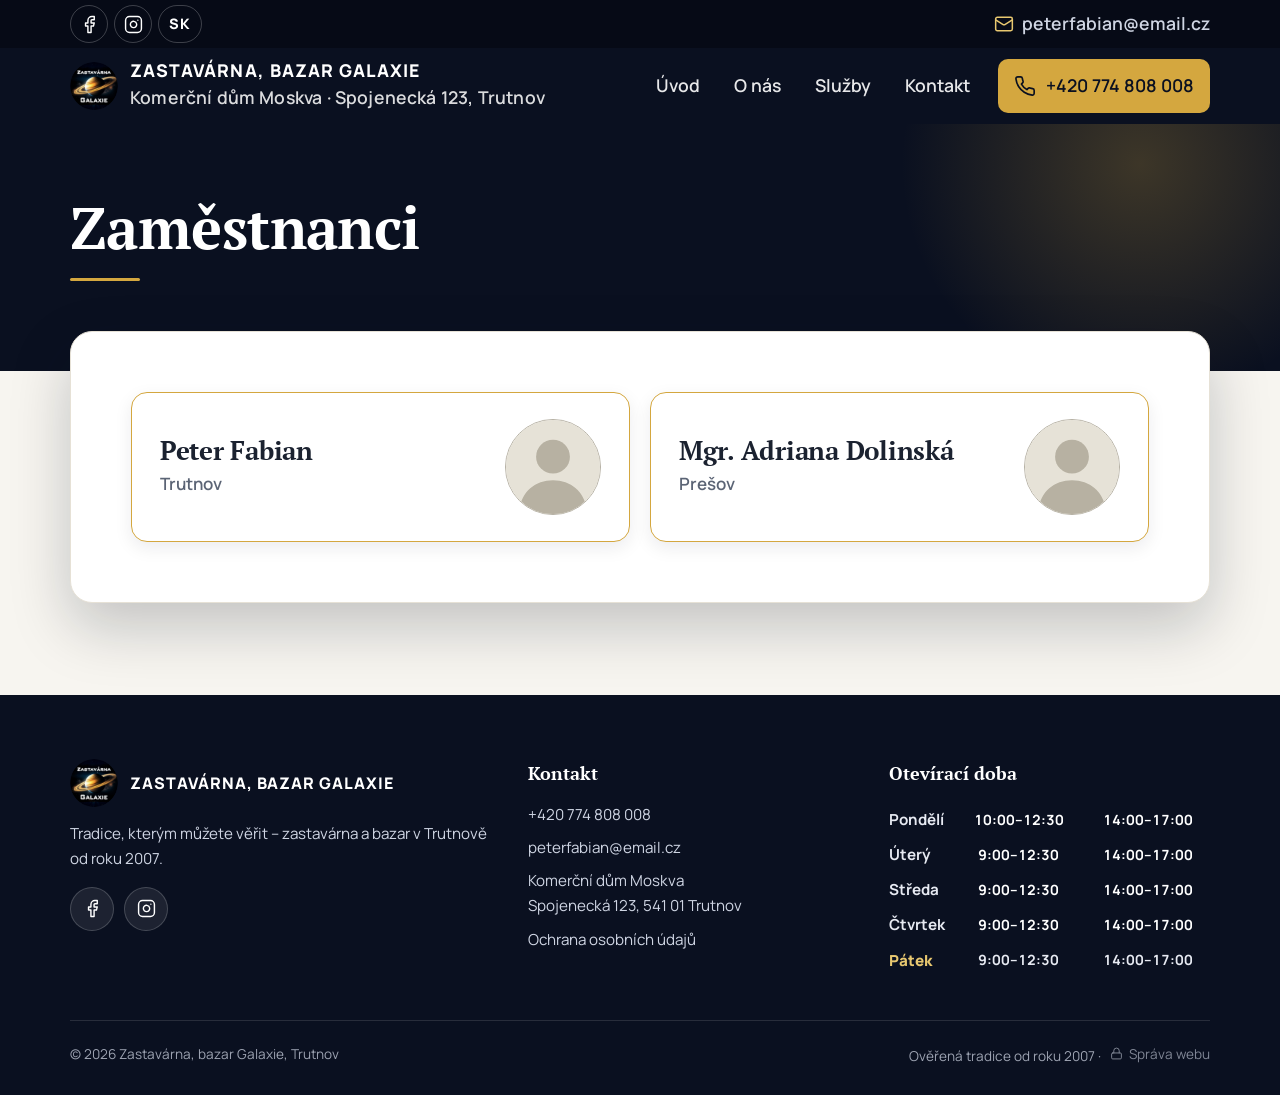
<file: zamestnanci/index.html>
<!doctype html>
<html lang="cs" class="no-js">
<head>
<meta charset="utf-8">
<meta name="viewport" content="width=device-width,initial-scale=1">
<title>Zaměstnanci :: Zastavárna, bazar - Galaxie, Trutnov</title>
<meta name="description" content="Informace pro zaměstnance zastavárny a bazaru Galaxie v Trutnově.">
<meta name="robots" content="index,follow,max-image-preview:large">
<link rel="canonical" href="https://galaxiebazar.cz/zamestnanci/"><meta property="og:url" content="https://galaxiebazar.cz/zamestnanci/">
<link rel="alternate" hreflang="cs" href="https://galaxiebazar.cz/zamestnanci/"><link rel="alternate" hreflang="sk" href="https://galaxiebazar.cz/sk/zamestnanci/"><link rel="alternate" hreflang="x-default" href="https://galaxiebazar.cz/zamestnanci/">
<meta property="og:type" content="website"><meta property="og:locale" content="cs_CZ"><meta property="og:site_name" content="Zastavárna, bazar Galaxie, Trutnov"><meta property="og:title" content="Zaměstnanci :: Zastavárna, bazar - Galaxie, Trutnov"><meta property="og:description" content="Informace pro zaměstnance zastavárny a bazaru Galaxie v Trutnově."><meta property="og:image" content="https://galaxiebazar.cz/img/og.jpg"><meta name="twitter:card" content="summary_large_image">
<meta name="theme-color" content="#0a1020">
<!-- Ověření vlastnictví webu v Google Search Console (metoda „značka HTML“): vlož sem meta tag, který Google vygeneruje -->
<!-- GOOGLE-VERIFICATION -->
<link rel="icon" type="image/png" href="../img/favicon.png">
<link rel="apple-touch-icon" href="../img/apple-touch-icon.png">
<link rel="preconnect" href="https://fonts.googleapis.com"><link rel="preconnect" href="https://fonts.gstatic.com" crossorigin>
<link href="https://fonts.googleapis.com/css2?family=PT+Serif:ital,wght@0,400;0,700;1,400&family=Manrope:wght@400;500;600;700;800&display=swap" rel="stylesheet">
<link rel="stylesheet" href="../assets/css/style.css?v=202610191352">

</head>
<body class="" data-no-track>
<a class="skip" href="#obsah">Přeskočit na obsah</a>
<div class="strip" id="strip"><div class="wrap">
  <div class="social"><a href="https://www.facebook.com/share/1AcT1ZZFrk/" data-c-href="facebook" data-fmt="url" target="_blank" rel="noopener" aria-label="Facebook"><svg class="i" viewBox="0 0 24 24" aria-hidden="true"><path d="M18 2h-3a5 5 0 0 0-5 5v3H7v4h3v8h4v-8h3l1-4h-4V7a1 1 0 0 1 1-1h3z"/></svg></a><a href="https://www.instagram.com/zastavarna_bazar_galaxie" data-c-href="instagram" data-fmt="url" target="_blank" rel="noopener" aria-label="Instagram"><svg class="i" viewBox="0 0 24 24" aria-hidden="true"><rect width="20" height="20" x="2" y="2" rx="5" ry="5"/><path d="M16 11.37A4 4 0 1 1 12.63 8 4 4 0 0 1 16 11.37z"/><path d="M17.5 6.5h.01"/></svg></a><a class="lang" href="../sk/zamestnanci/" hreflang="sk" lang="sk" aria-label="Slovenská verzia">SK</a></div>
  <div id="announce" class="ann" role="status" aria-live="polite" hidden></div>
  <div class="contact"><a class="mail" href="mailto:peterfabian@email.cz" data-c-href="email" data-fmt="mailto"><svg class="i" viewBox="0 0 24 24" aria-hidden="true"><rect width="20" height="16" x="2" y="4" rx="2"/><path d="m22 7-8.97 5.7a1.94 1.94 0 0 1-2.06 0L2 7"/></svg><span data-c="email">peterfabian@email.cz</span></a></div>
</div></div>
<header class="hdr">
  <div class="wrap">
    <a class="brand" href="../" aria-label="Zastavárna, bazar Galaxie – úvodní stránka">
      <img src="../img/logo.png" alt="" width="48" height="48">
      <span><b>Zastavárna, bazar Galaxie</b><small><span data-c="addr_building">Komerční dům Moskva</span> · <span data-c="addr_street">Spojenecká 123</span>, Trutnov</small></span>
    </a>
    <button class="burger" aria-label="Menu" aria-expanded="false"><svg class="i" viewBox="0 0 24 24" aria-hidden="true"><path d="M4 7h16M4 12h16M4 17h16"/></svg></button>
    <nav class="nav" aria-label="Hlavní menu"><a href="../">Úvod</a><a href="../o-nas/">O nás</a><a href="../sluzby/">Služby</a><a href="../kontakt/">Kontakt</a><a class="btn btn-gold" href="tel:+420774808008" data-c-href="phone" data-fmt="tel"><svg class="i" viewBox="0 0 24 24" aria-hidden="true"><path d="M22 16.92v3a2 2 0 0 1-2.18 2 19.79 19.79 0 0 1-8.63-3.07 19.5 19.5 0 0 1-6-6 19.79 19.79 0 0 1-3.07-8.67A2 2 0 0 1 4.11 2h3a2 2 0 0 1 2 1.72 12.84 12.84 0 0 0 .7 2.81 2 2 0 0 1-.45 2.11L8.09 9.91a16 16 0 0 0 6 6l1.27-1.27a2 2 0 0 1 2.11-.45 12.84 12.84 0 0 0 2.81.7A2 2 0 0 1 22 16.92z"/></svg><span data-c="phone">+420 774 808 008</span></a></nav>
  </div>
</header>
<main id="obsah">

<section class="page-hero"><div class="wrap"><h1 data-c="zam_title">Zaměstnanci</h1></div></section>
<section class="page-body staff-body"><div class="wrap"><div class="sheet">
  <div class="team"><article class="member reveal"><div class="mi"><h2 data-c="zam1_name">Peter Fabian</h2><p data-c="zam1_city">Trutnov</p></div><img class="avatar" src="../img/avatar.svg" alt="Profilová fotka" data-c-img="zam1_img" loading="lazy" decoding="async"></article><article class="member reveal"><div class="mi"><h2 data-c="zam2_name">Mgr. Adriana Dolinská</h2><p data-c="zam2_city">Prešov</p></div><img class="avatar" src="../img/avatar.svg" alt="Profilová fotka" data-c-img="zam2_img" loading="lazy" decoding="async"></article></div>
  <div class="prose" data-c-staff data-c-p="zam_body"></div>
</div></div></section>

</main>
<footer class="ftr">
  <div class="wrap">
    <div class="ftr-grid">
      <div>
        <a class="brand" href="../"><img src="../img/logo.png" alt="" width="48" height="48"><span><b>Zastavárna, bazar Galaxie</b></span></a>
        <p>Tradice, kterým můžete věřit – zastavárna a bazar v Trutnově od roku 2007.</p>
        <div class="social"><a href="https://www.facebook.com/share/1AcT1ZZFrk/" data-c-href="facebook" data-fmt="url" target="_blank" rel="noopener" aria-label="Facebook"><svg class="i" viewBox="0 0 24 24" aria-hidden="true"><path d="M18 2h-3a5 5 0 0 0-5 5v3H7v4h3v8h4v-8h3l1-4h-4V7a1 1 0 0 1 1-1h3z"/></svg></a><a href="https://www.instagram.com/zastavarna_bazar_galaxie" data-c-href="instagram" data-fmt="url" target="_blank" rel="noopener" aria-label="Instagram"><svg class="i" viewBox="0 0 24 24" aria-hidden="true"><rect width="20" height="20" x="2" y="2" rx="5" ry="5"/><path d="M16 11.37A4 4 0 1 1 12.63 8 4 4 0 0 1 16 11.37z"/><path d="M17.5 6.5h.01"/></svg></a></div>
      </div>
      <div>
        <h4>Kontakt</h4>
        <ul>
          <li><a href="tel:+420774808008" data-c-href="phone" data-fmt="tel" data-c="phone">+420 774 808 008</a></li>
          <li><a href="mailto:peterfabian@email.cz" data-c-href="email" data-fmt="mailto" data-c="email">peterfabian@email.cz</a></li>
          <li><span data-c="addr_building">Komerční dům Moskva</span><br><span data-c="addr_street">Spojenecká 123</span>, <span data-c="addr_city">541 01 Trutnov</span></li>
          <li><a href="../ochrana-osobnich-udaju/">Ochrana osobních údajů</a></li>
        </ul>
      </div>
      <div>
        <h4>Otevírací doba</h4>
        <div class="hours " data-hours='{"po": "10:00–12:30 14:00–17:00", "ut": "9:00–12:30 14:00–17:00", "st": "9:00–12:30 14:00–17:00", "ct": "9:00–12:30 14:00–17:00", "pa": "9:00–12:30 14:00–17:00", "so": "", "ne": ""}'><div class="row" data-k="hours_po"><b>Pondělí</b><span class="t">10:00–12:30</span><span class="t">14:00–17:00</span></div><div class="row" data-k="hours_ut"><b>Úterý</b><span class="t">9:00–12:30</span><span class="t">14:00–17:00</span></div><div class="row" data-k="hours_st"><b>Středa</b><span class="t">9:00–12:30</span><span class="t">14:00–17:00</span></div><div class="row" data-k="hours_ct"><b>Čtvrtek</b><span class="t">9:00–12:30</span><span class="t">14:00–17:00</span></div><div class="row" data-k="hours_pa"><b>Pátek</b><span class="t">9:00–12:30</span><span class="t">14:00–17:00</span></div></div>
        <div class="hours-note" data-hours-note></div>
      </div>
    </div>
    <div class="ftr-bottom"><span>© 2026 Zastavárna, bazar Galaxie, Trutnov</span><span>Ověřená tradice od roku 2007 · <a class="adm" href="../admin/"><svg class="i" viewBox="0 0 24 24" aria-hidden="true"><rect width="18" height="11" x="3" y="11" rx="2"/><path d="M7 11V7a5 5 0 0 1 10 0v4"/></svg> Správa webu</a></span></div>
  </div>
</footer>
<a class="fab" href="tel:+420774808008" data-c-href="phone" data-fmt="tel" aria-label="Zavolat"><svg class="i" viewBox="0 0 24 24" aria-hidden="true"><path d="M22 16.92v3a2 2 0 0 1-2.18 2 19.79 19.79 0 0 1-8.63-3.07 19.5 19.5 0 0 1-6-6 19.79 19.79 0 0 1-3.07-8.67A2 2 0 0 1 4.11 2h3a2 2 0 0 1 2 1.72 12.84 12.84 0 0 0 .7 2.81 2 2 0 0 1-.45 2.11L8.09 9.91a16 16 0 0 0 6 6l1.27-1.27a2 2 0 0 1 2.11-.45 12.84 12.84 0 0 0 2.81.7A2 2 0 0 1 22 16.92z"/></svg></a>
<script src="../assets/js/config.js?v=202610191352"></script>
<script src="../assets/js/site.js?v=202610191352"></script>

</body>
</html>
</file>
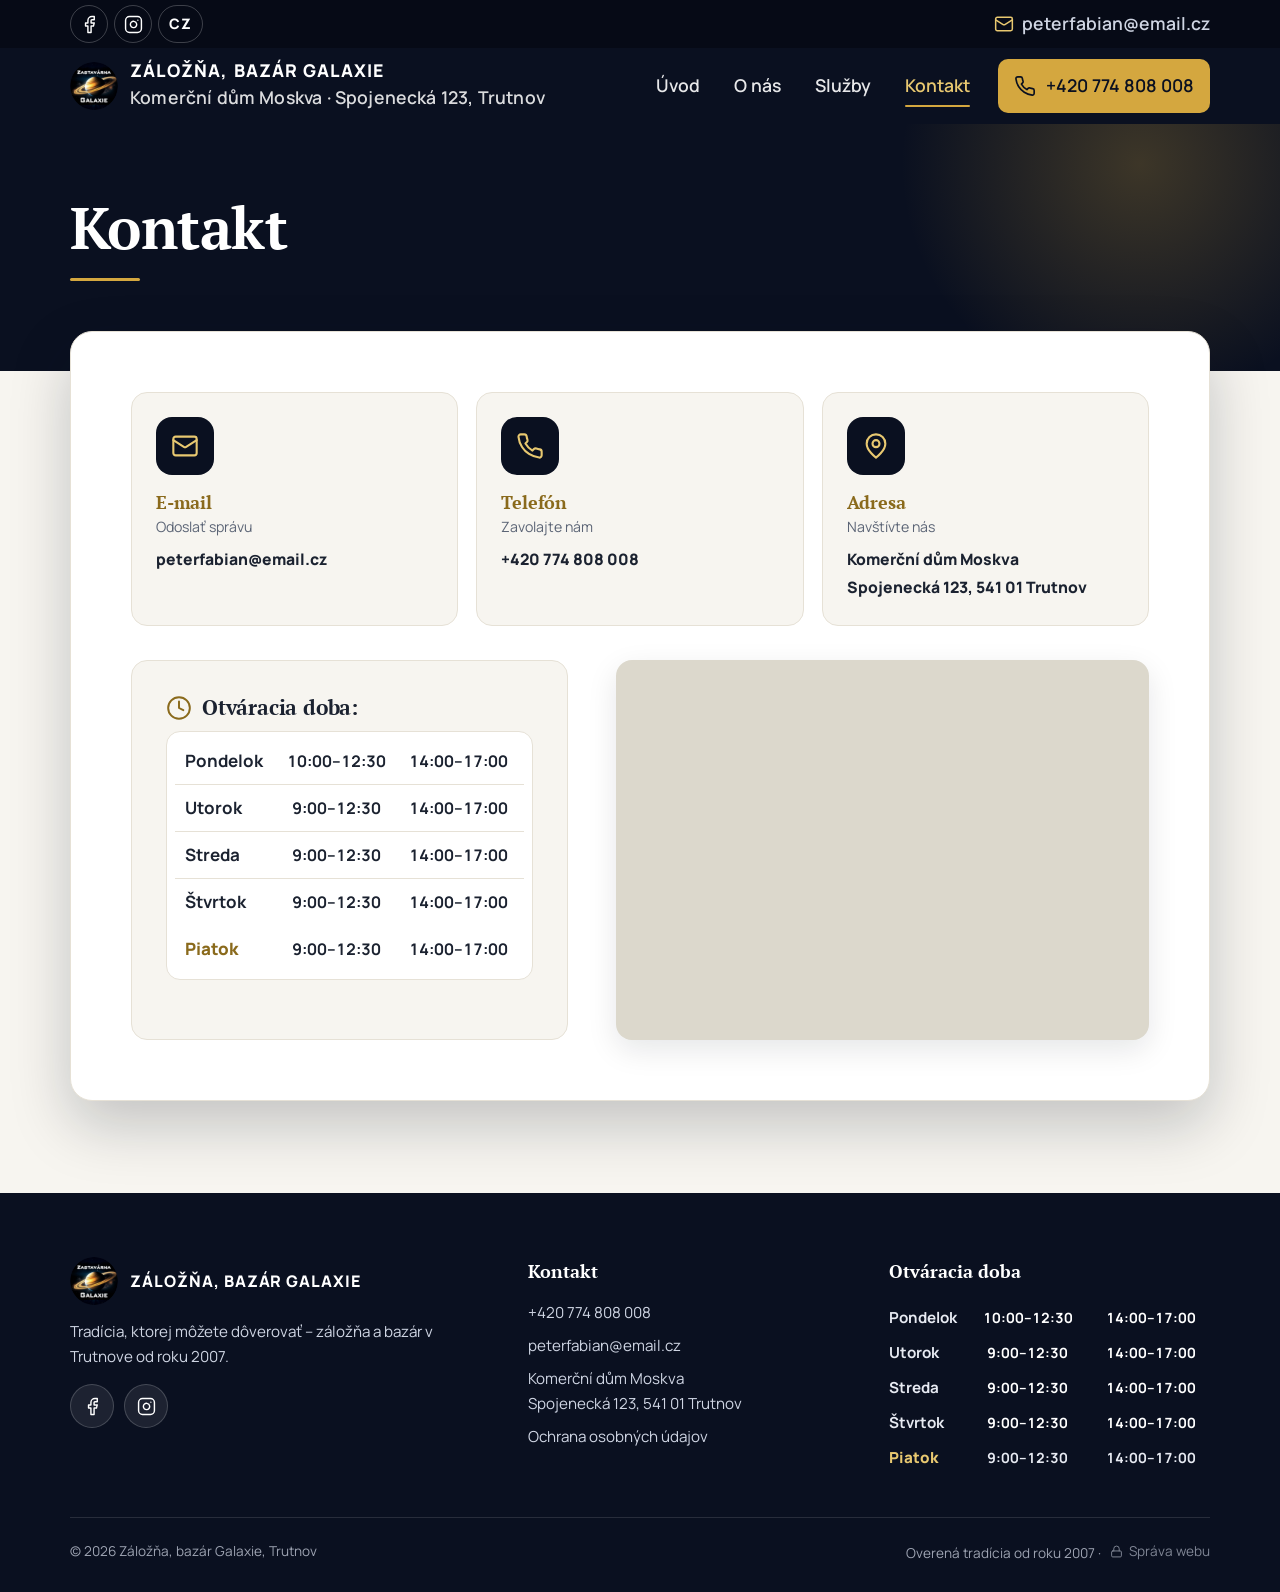
<file: sk/kontakt/index.html>
<!doctype html>
<html lang="sk" class="no-js">
<head>
<meta charset="utf-8">
<meta name="viewport" content="width=device-width,initial-scale=1">
<title>Kontakt :: Záložňa, bazár Galaxie, Trutnov</title>
<meta name="description" content="Kontakt: Záložňa, bazár Galaxie, Komerční dům Moskva, Spojenecká 123, 541 01 Trutnov (Česká republika). Tel. +420 774 808 008, e-mail peterfabian@email.cz.">
<meta name="robots" content="index,follow,max-image-preview:large">
<link rel="canonical" href="https://galaxiebazar.cz/sk/kontakt/"><meta property="og:url" content="https://galaxiebazar.cz/sk/kontakt/">
<link rel="alternate" hreflang="cs" href="https://galaxiebazar.cz/kontakt/"><link rel="alternate" hreflang="sk" href="https://galaxiebazar.cz/sk/kontakt/"><link rel="alternate" hreflang="x-default" href="https://galaxiebazar.cz/kontakt/">
<meta property="og:type" content="website"><meta property="og:locale" content="sk_SK"><meta property="og:site_name" content="Záložňa, bazár Galaxie, Trutnov"><meta property="og:title" content="Kontakt :: Záložňa, bazár Galaxie, Trutnov"><meta property="og:description" content="Kontakt: Záložňa, bazár Galaxie, Komerční dům Moskva, Spojenecká 123, 541 01 Trutnov (Česká republika). Tel. +420 774 808 008, e-mail peterfabian@email.cz."><meta property="og:image" content="https://galaxiebazar.cz/img/og.jpg"><meta name="twitter:card" content="summary_large_image">
<meta name="theme-color" content="#0a1020">
<!-- Ověření vlastnictví webu v Google Search Console (metoda „značka HTML“): vlož sem meta tag, který Google vygeneruje -->
<!-- GOOGLE-VERIFICATION -->
<link rel="icon" type="image/png" href="../../img/favicon.png">
<link rel="apple-touch-icon" href="../../img/apple-touch-icon.png">
<link rel="preconnect" href="https://fonts.googleapis.com"><link rel="preconnect" href="https://fonts.gstatic.com" crossorigin>
<link href="https://fonts.googleapis.com/css2?family=PT+Serif:ital,wght@0,400;0,700;1,400&family=Manrope:wght@400;500;600;700;800&display=swap" rel="stylesheet">
<link rel="stylesheet" href="../../assets/css/style.css?v=202610191352">

</head>
<body class="">
<a class="skip" href="#obsah">Preskočiť na obsah</a>
<div class="strip" id="strip"><div class="wrap">
  <div class="social"><a href="https://www.facebook.com/share/1AcT1ZZFrk/" data-c-href="facebook" data-fmt="url" target="_blank" rel="noopener" aria-label="Facebook"><svg class="i" viewBox="0 0 24 24" aria-hidden="true"><path d="M18 2h-3a5 5 0 0 0-5 5v3H7v4h3v8h4v-8h3l1-4h-4V7a1 1 0 0 1 1-1h3z"/></svg></a><a href="https://www.instagram.com/zastavarna_bazar_galaxie" data-c-href="instagram" data-fmt="url" target="_blank" rel="noopener" aria-label="Instagram"><svg class="i" viewBox="0 0 24 24" aria-hidden="true"><rect width="20" height="20" x="2" y="2" rx="5" ry="5"/><path d="M16 11.37A4 4 0 1 1 12.63 8 4 4 0 0 1 16 11.37z"/><path d="M17.5 6.5h.01"/></svg></a><a class="lang" href="../../kontakt/" hreflang="cs" lang="cs" aria-label="Česká verze">CZ</a></div>
  <div id="announce" class="ann" role="status" aria-live="polite" hidden></div>
  <div class="contact"><a class="mail" href="mailto:peterfabian@email.cz" data-c-href="email" data-fmt="mailto"><svg class="i" viewBox="0 0 24 24" aria-hidden="true"><rect width="20" height="16" x="2" y="4" rx="2"/><path d="m22 7-8.97 5.7a1.94 1.94 0 0 1-2.06 0L2 7"/></svg><span data-c="email">peterfabian@email.cz</span></a></div>
</div></div>
<header class="hdr">
  <div class="wrap">
    <a class="brand" href="../../sk/" aria-label="Záložňa, bazár Galaxie – úvodná stránka">
      <img src="../../img/logo.png" alt="" width="48" height="48">
      <span><b>Záložňa, bazár Galaxie</b><small><span data-c="addr_building">Komerční dům Moskva</span> · <span data-c="addr_street">Spojenecká 123</span>, Trutnov</small></span>
    </a>
    <button class="burger" aria-label="Menu" aria-expanded="false"><svg class="i" viewBox="0 0 24 24" aria-hidden="true"><path d="M4 7h16M4 12h16M4 17h16"/></svg></button>
    <nav class="nav" aria-label="Hlavné menu"><a href="../../sk/">Úvod</a><a href="../../sk/o-nas/">O nás</a><a href="../../sk/sluzby/">Služby</a><a href="../../sk/kontakt/" aria-current="page">Kontakt</a><a class="btn btn-gold" href="tel:+420774808008" data-c-href="phone" data-fmt="tel"><svg class="i" viewBox="0 0 24 24" aria-hidden="true"><path d="M22 16.92v3a2 2 0 0 1-2.18 2 19.79 19.79 0 0 1-8.63-3.07 19.5 19.5 0 0 1-6-6 19.79 19.79 0 0 1-3.07-8.67A2 2 0 0 1 4.11 2h3a2 2 0 0 1 2 1.72 12.84 12.84 0 0 0 .7 2.81 2 2 0 0 1-.45 2.11L8.09 9.91a16 16 0 0 0 6 6l1.27-1.27a2 2 0 0 1 2.11-.45 12.84 12.84 0 0 0 2.81.7A2 2 0 0 1 22 16.92z"/></svg><span data-c="phone">+420 774 808 008</span></a></nav>
  </div>
</header>
<main id="obsah">

<section class="page-hero"><div class="wrap"><h1 data-c="sk_kontakt_title">Kontakt</h1></div></section>
<section class="page-body"><div class="wrap"><div class="sheet">
  <div class="contact-cards">
    <div class="ccard reveal"><div class="ico"><svg class="" viewBox="0 0 24 24" aria-hidden="true"><rect width="20" height="16" x="2" y="4" rx="2"/><path d="m22 7-8.97 5.7a1.94 1.94 0 0 1-2.06 0L2 7"/></svg></div><h3>E-mail</h3><small>Odoslať správu</small><a href="mailto:peterfabian@email.cz" data-c-href="email" data-fmt="mailto" data-c="email">peterfabian@email.cz</a></div>
    <div class="ccard reveal"><div class="ico"><svg class="" viewBox="0 0 24 24" aria-hidden="true"><path d="M22 16.92v3a2 2 0 0 1-2.18 2 19.79 19.79 0 0 1-8.63-3.07 19.5 19.5 0 0 1-6-6 19.79 19.79 0 0 1-3.07-8.67A2 2 0 0 1 4.11 2h3a2 2 0 0 1 2 1.72 12.84 12.84 0 0 0 .7 2.81 2 2 0 0 1-.45 2.11L8.09 9.91a16 16 0 0 0 6 6l1.27-1.27a2 2 0 0 1 2.11-.45 12.84 12.84 0 0 0 2.81.7A2 2 0 0 1 22 16.92z"/></svg></div><h3>Telefón</h3><small>Zavolajte nám</small><a href="tel:+420774808008" data-c-href="phone" data-fmt="tel" data-c="phone">+420 774 808 008</a></div>
    <div class="ccard reveal"><div class="ico"><svg class="" viewBox="0 0 24 24" aria-hidden="true"><path d="M20 10c0 6-8 12-8 12s-8-6-8-12a8 8 0 0 1 16 0Z"/><circle cx="12" cy="10" r="3"/></svg></div><h3>Adresa</h3><small>Navštívte nás</small><b><span data-c="addr_building">Komerční dům Moskva</span></b><br><b><span data-c="addr_street">Spojenecká 123</span>, <span data-c="addr_city">541 01 Trutnov</span></b></div>
  </div>
  <div class="visit-grid">
    <div class="card reveal"><h3><svg class="i" viewBox="0 0 24 24" aria-hidden="true"><circle cx="12" cy="12" r="10"/><polyline points="12 6 12 12 16 14"/></svg><span data-c="sk_hours_title">Otváracia doba:</span></h3><div class="hours " data-hours='{"po": "10:00–12:30 14:00–17:00", "ut": "9:00–12:30 14:00–17:00", "st": "9:00–12:30 14:00–17:00", "ct": "9:00–12:30 14:00–17:00", "pa": "9:00–12:30 14:00–17:00", "so": "", "ne": ""}'><div class="row" data-k="hours_po"><b>Pondelok</b><span class="t">10:00–12:30</span><span class="t">14:00–17:00</span></div><div class="row" data-k="hours_ut"><b>Utorok</b><span class="t">9:00–12:30</span><span class="t">14:00–17:00</span></div><div class="row" data-k="hours_st"><b>Streda</b><span class="t">9:00–12:30</span><span class="t">14:00–17:00</span></div><div class="row" data-k="hours_ct"><b>Štvrtok</b><span class="t">9:00–12:30</span><span class="t">14:00–17:00</span></div><div class="row" data-k="hours_pa"><b>Piatok</b><span class="t">9:00–12:30</span><span class="t">14:00–17:00</span></div></div><div class="hours-note" data-hours-note></div>
</div>
    <div class="map reveal"><iframe title="Mapa – Spojenecká 123, Trutnov" loading="lazy" referrerpolicy="no-referrer-when-downgrade" data-c-map data-default="Spojenecká 123, 541 01 Trutnov" src="https://www.google.com/maps?q=Spojenecká+123,+541+01+Trutnov&amp;hl=sk&amp;z=16&amp;output=embed"></iframe></div>
  </div>
</div></div></section>

</main>
<footer class="ftr">
  <div class="wrap">
    <div class="ftr-grid">
      <div>
        <a class="brand" href="../../sk/"><img src="../../img/logo.png" alt="" width="48" height="48"><span><b>Záložňa, bazár Galaxie</b></span></a>
        <p>Tradícia, ktorej môžete dôverovať – záložňa a bazár v Trutnove od roku 2007.</p>
        <div class="social"><a href="https://www.facebook.com/share/1AcT1ZZFrk/" data-c-href="facebook" data-fmt="url" target="_blank" rel="noopener" aria-label="Facebook"><svg class="i" viewBox="0 0 24 24" aria-hidden="true"><path d="M18 2h-3a5 5 0 0 0-5 5v3H7v4h3v8h4v-8h3l1-4h-4V7a1 1 0 0 1 1-1h3z"/></svg></a><a href="https://www.instagram.com/zastavarna_bazar_galaxie" data-c-href="instagram" data-fmt="url" target="_blank" rel="noopener" aria-label="Instagram"><svg class="i" viewBox="0 0 24 24" aria-hidden="true"><rect width="20" height="20" x="2" y="2" rx="5" ry="5"/><path d="M16 11.37A4 4 0 1 1 12.63 8 4 4 0 0 1 16 11.37z"/><path d="M17.5 6.5h.01"/></svg></a></div>
      </div>
      <div>
        <h4>Kontakt</h4>
        <ul>
          <li><a href="tel:+420774808008" data-c-href="phone" data-fmt="tel" data-c="phone">+420 774 808 008</a></li>
          <li><a href="mailto:peterfabian@email.cz" data-c-href="email" data-fmt="mailto" data-c="email">peterfabian@email.cz</a></li>
          <li><span data-c="addr_building">Komerční dům Moskva</span><br><span data-c="addr_street">Spojenecká 123</span>, <span data-c="addr_city">541 01 Trutnov</span></li>
          <li><a href="../../sk/ochrana-osobnich-udaju/">Ochrana osobných údajov</a></li>
        </ul>
      </div>
      <div>
        <h4>Otváracia doba</h4>
        <div class="hours " data-hours='{"po": "10:00–12:30 14:00–17:00", "ut": "9:00–12:30 14:00–17:00", "st": "9:00–12:30 14:00–17:00", "ct": "9:00–12:30 14:00–17:00", "pa": "9:00–12:30 14:00–17:00", "so": "", "ne": ""}'><div class="row" data-k="hours_po"><b>Pondelok</b><span class="t">10:00–12:30</span><span class="t">14:00–17:00</span></div><div class="row" data-k="hours_ut"><b>Utorok</b><span class="t">9:00–12:30</span><span class="t">14:00–17:00</span></div><div class="row" data-k="hours_st"><b>Streda</b><span class="t">9:00–12:30</span><span class="t">14:00–17:00</span></div><div class="row" data-k="hours_ct"><b>Štvrtok</b><span class="t">9:00–12:30</span><span class="t">14:00–17:00</span></div><div class="row" data-k="hours_pa"><b>Piatok</b><span class="t">9:00–12:30</span><span class="t">14:00–17:00</span></div></div>
        <div class="hours-note" data-hours-note></div>
      </div>
    </div>
    <div class="ftr-bottom"><span>© 2026 Záložňa, bazár Galaxie, Trutnov</span><span>Overená tradícia od roku 2007 · <a class="adm" href="../../admin/"><svg class="i" viewBox="0 0 24 24" aria-hidden="true"><rect width="18" height="11" x="3" y="11" rx="2"/><path d="M7 11V7a5 5 0 0 1 10 0v4"/></svg> Správa webu</a></span></div>
  </div>
</footer>
<a class="fab" href="tel:+420774808008" data-c-href="phone" data-fmt="tel" aria-label="Zavolať"><svg class="i" viewBox="0 0 24 24" aria-hidden="true"><path d="M22 16.92v3a2 2 0 0 1-2.18 2 19.79 19.79 0 0 1-8.63-3.07 19.5 19.5 0 0 1-6-6 19.79 19.79 0 0 1-3.07-8.67A2 2 0 0 1 4.11 2h3a2 2 0 0 1 2 1.72 12.84 12.84 0 0 0 .7 2.81 2 2 0 0 1-.45 2.11L8.09 9.91a16 16 0 0 0 6 6l1.27-1.27a2 2 0 0 1 2.11-.45 12.84 12.84 0 0 0 2.81.7A2 2 0 0 1 22 16.92z"/></svg></a>
<script src="../../assets/js/config.js?v=202610191352"></script>
<script src="../../assets/js/site.js?v=202610191352"></script>

</body>
</html>
</file>
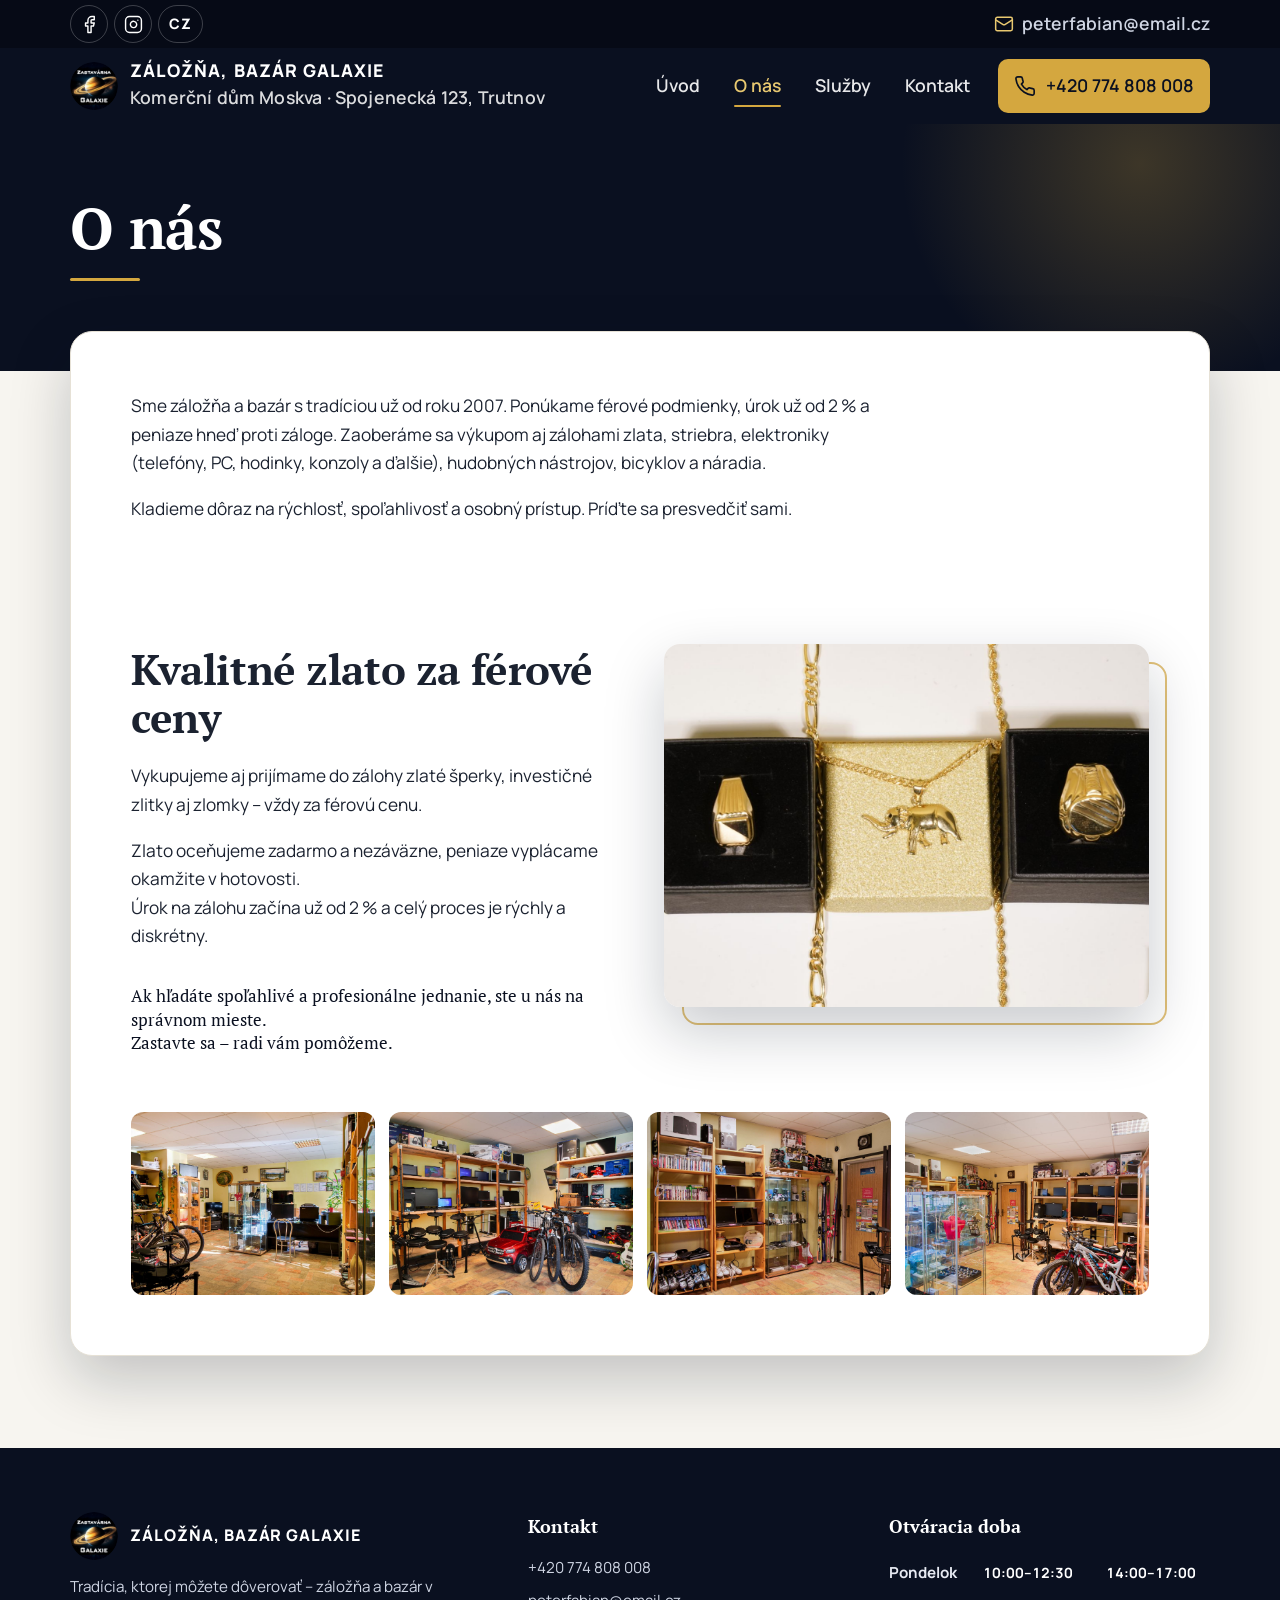
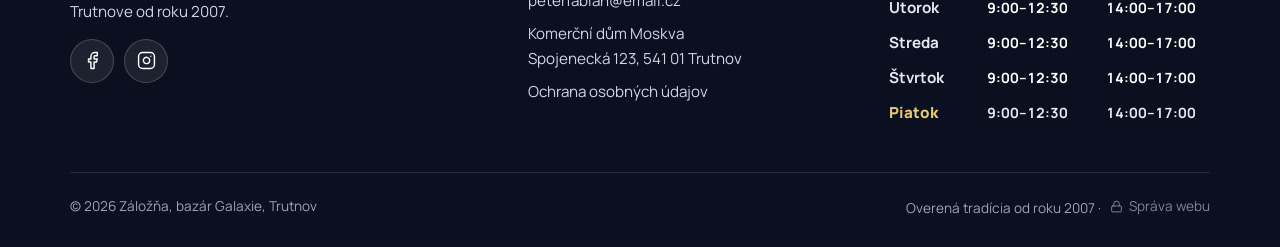
<file: sk/o-nas/index.html>
<!doctype html>
<html lang="sk" class="no-js">
<head>
<meta charset="utf-8">
<meta name="viewport" content="width=device-width,initial-scale=1">
<title>O nás :: Záložňa, bazár Galaxie, Trutnov</title>
<meta name="description" content="Záložňa a bazár s tradíciou od roku 2007. Férové podmienky, úrok od 2 %, peniaze ihneď. Výkup a záloha zlata, striebra, elektroniky, nástrojov, bicyklov a náradia.">
<meta name="robots" content="index,follow,max-image-preview:large">
<link rel="canonical" href="https://galaxiebazar.cz/sk/o-nas/"><meta property="og:url" content="https://galaxiebazar.cz/sk/o-nas/">
<link rel="alternate" hreflang="cs" href="https://galaxiebazar.cz/o-nas/"><link rel="alternate" hreflang="sk" href="https://galaxiebazar.cz/sk/o-nas/"><link rel="alternate" hreflang="x-default" href="https://galaxiebazar.cz/o-nas/">
<meta property="og:type" content="website"><meta property="og:locale" content="sk_SK"><meta property="og:site_name" content="Záložňa, bazár Galaxie, Trutnov"><meta property="og:title" content="O nás :: Záložňa, bazár Galaxie, Trutnov"><meta property="og:description" content="Záložňa a bazár s tradíciou od roku 2007. Férové podmienky, úrok od 2 %, peniaze ihneď. Výkup a záloha zlata, striebra, elektroniky, nástrojov, bicyklov a náradia."><meta property="og:image" content="https://galaxiebazar.cz/img/og.jpg"><meta name="twitter:card" content="summary_large_image">
<meta name="theme-color" content="#0a1020">
<!-- Ověření vlastnictví webu v Google Search Console (metoda „značka HTML“): vlož sem meta tag, který Google vygeneruje -->
<!-- GOOGLE-VERIFICATION -->
<link rel="icon" type="image/png" href="../../img/favicon.png">
<link rel="apple-touch-icon" href="../../img/apple-touch-icon.png">
<link rel="preconnect" href="https://fonts.googleapis.com"><link rel="preconnect" href="https://fonts.gstatic.com" crossorigin>
<link href="https://fonts.googleapis.com/css2?family=PT+Serif:ital,wght@0,400;0,700;1,400&family=Manrope:wght@400;500;600;700;800&display=swap" rel="stylesheet">
<link rel="stylesheet" href="../../assets/css/style.css?v=202610191352">

</head>
<body class="">
<a class="skip" href="#obsah">Preskočiť na obsah</a>
<div class="strip" id="strip"><div class="wrap">
  <div class="social"><a href="https://www.facebook.com/share/1AcT1ZZFrk/" data-c-href="facebook" data-fmt="url" target="_blank" rel="noopener" aria-label="Facebook"><svg class="i" viewBox="0 0 24 24" aria-hidden="true"><path d="M18 2h-3a5 5 0 0 0-5 5v3H7v4h3v8h4v-8h3l1-4h-4V7a1 1 0 0 1 1-1h3z"/></svg></a><a href="https://www.instagram.com/zastavarna_bazar_galaxie" data-c-href="instagram" data-fmt="url" target="_blank" rel="noopener" aria-label="Instagram"><svg class="i" viewBox="0 0 24 24" aria-hidden="true"><rect width="20" height="20" x="2" y="2" rx="5" ry="5"/><path d="M16 11.37A4 4 0 1 1 12.63 8 4 4 0 0 1 16 11.37z"/><path d="M17.5 6.5h.01"/></svg></a><a class="lang" href="../../o-nas/" hreflang="cs" lang="cs" aria-label="Česká verze">CZ</a></div>
  <div id="announce" class="ann" role="status" aria-live="polite" hidden></div>
  <div class="contact"><a class="mail" href="mailto:peterfabian@email.cz" data-c-href="email" data-fmt="mailto"><svg class="i" viewBox="0 0 24 24" aria-hidden="true"><rect width="20" height="16" x="2" y="4" rx="2"/><path d="m22 7-8.97 5.7a1.94 1.94 0 0 1-2.06 0L2 7"/></svg><span data-c="email">peterfabian@email.cz</span></a></div>
</div></div>
<header class="hdr">
  <div class="wrap">
    <a class="brand" href="../../sk/" aria-label="Záložňa, bazár Galaxie – úvodná stránka">
      <img src="../../img/logo.png" alt="" width="48" height="48">
      <span><b>Záložňa, bazár Galaxie</b><small><span data-c="addr_building">Komerční dům Moskva</span> · <span data-c="addr_street">Spojenecká 123</span>, Trutnov</small></span>
    </a>
    <button class="burger" aria-label="Menu" aria-expanded="false"><svg class="i" viewBox="0 0 24 24" aria-hidden="true"><path d="M4 7h16M4 12h16M4 17h16"/></svg></button>
    <nav class="nav" aria-label="Hlavné menu"><a href="../../sk/">Úvod</a><a href="../../sk/o-nas/" aria-current="page">O nás</a><a href="../../sk/sluzby/">Služby</a><a href="../../sk/kontakt/">Kontakt</a><a class="btn btn-gold" href="tel:+420774808008" data-c-href="phone" data-fmt="tel"><svg class="i" viewBox="0 0 24 24" aria-hidden="true"><path d="M22 16.92v3a2 2 0 0 1-2.18 2 19.79 19.79 0 0 1-8.63-3.07 19.5 19.5 0 0 1-6-6 19.79 19.79 0 0 1-3.07-8.67A2 2 0 0 1 4.11 2h3a2 2 0 0 1 2 1.72 12.84 12.84 0 0 0 .7 2.81 2 2 0 0 1-.45 2.11L8.09 9.91a16 16 0 0 0 6 6l1.27-1.27a2 2 0 0 1 2.11-.45 12.84 12.84 0 0 0 2.81.7A2 2 0 0 1 22 16.92z"/></svg><span data-c="phone">+420 774 808 008</span></a></nav>
  </div>
</header>
<main id="obsah">

<section class="page-hero"><div class="wrap"><h1 data-c="sk_about_title">O nás</h1></div></section>
<section class="page-body"><div class="wrap"><div class="sheet">
  <div class="prose reveal"><div data-c-p="sk_about_intro"><p>Sme záložňa a bazár s tradíciou už od roku 2007. Ponúkame férové podmienky, úrok už od 2 % a peniaze hneď proti záloge. Zaoberáme sa výkupom aj zálohami zlata, striebra, elektroniky (telefóny, PC, hodinky, konzoly a ďalšie), hudobných nástrojov, bicyklov a náradia.</p><p>Kladieme dôraz na rýchlosť, spoľahlivosť a osobný prístup. Príďte sa presvedčiť sami.</p></div></div>
  <div class="split" style="margin-top:56px;gap:48px">
    <div class="prose reveal"><h2 data-c="sk_about_gold_title">Kvalitné zlato za férové ceny</h2><div data-c-p="sk_about_gold_text"><p>Vykupujeme aj prijímame do zálohy zlaté šperky, investičné zlitky aj zlomky – vždy za férovú cenu.</p><p>Zlato oceňujeme zadarmo a nezáväzne, peniaze vyplácame okamžite v hotovosti.<br>Úrok na zálohu začína už od 2 % a celý proces je rýchly a diskrétny.</p></div><div class="lead" data-c-p="sk_about_closing" style="margin-top:1.4em"><p>Ak hľadáte spoľahlivé a profesionálne jednanie, ste u nás na správnom mieste.<br>Zastavte sa – radi vám pomôžeme.</p></div></div>
    <div class="frame reveal"><img src="../../img/zlato-detail.jpg" alt="Zlaté šperky a retiazky" data-c-img="gold_img" loading="lazy" decoding="async"></div>
  </div>
  <div class="gallery"><a href="../../img/prodejna-1.jpg" class="reveal"><img src="../../img/prodejna-1.jpg" alt="Interiér predajne Galaxie 1" data-c-img="gal1_img" loading="lazy" decoding="async"></a><a href="../../img/prodejna-2.jpg" class="reveal"><img src="../../img/prodejna-2.jpg" alt="Interiér predajne Galaxie 2" data-c-img="gal2_img" loading="lazy" decoding="async"></a><a href="../../img/prodejna-3.jpg" class="reveal"><img src="../../img/prodejna-3.jpg" alt="Interiér predajne Galaxie 3" data-c-img="gal3_img" loading="lazy" decoding="async"></a><a href="../../img/prodejna-4.jpg" class="reveal"><img src="../../img/prodejna-4.jpg" alt="Interiér predajne Galaxie 4" data-c-img="gal4_img" loading="lazy" decoding="async"></a></div>
</div></div></section>

</main>
<footer class="ftr">
  <div class="wrap">
    <div class="ftr-grid">
      <div>
        <a class="brand" href="../../sk/"><img src="../../img/logo.png" alt="" width="48" height="48"><span><b>Záložňa, bazár Galaxie</b></span></a>
        <p>Tradícia, ktorej môžete dôverovať – záložňa a bazár v Trutnove od roku 2007.</p>
        <div class="social"><a href="https://www.facebook.com/share/1AcT1ZZFrk/" data-c-href="facebook" data-fmt="url" target="_blank" rel="noopener" aria-label="Facebook"><svg class="i" viewBox="0 0 24 24" aria-hidden="true"><path d="M18 2h-3a5 5 0 0 0-5 5v3H7v4h3v8h4v-8h3l1-4h-4V7a1 1 0 0 1 1-1h3z"/></svg></a><a href="https://www.instagram.com/zastavarna_bazar_galaxie" data-c-href="instagram" data-fmt="url" target="_blank" rel="noopener" aria-label="Instagram"><svg class="i" viewBox="0 0 24 24" aria-hidden="true"><rect width="20" height="20" x="2" y="2" rx="5" ry="5"/><path d="M16 11.37A4 4 0 1 1 12.63 8 4 4 0 0 1 16 11.37z"/><path d="M17.5 6.5h.01"/></svg></a></div>
      </div>
      <div>
        <h4>Kontakt</h4>
        <ul>
          <li><a href="tel:+420774808008" data-c-href="phone" data-fmt="tel" data-c="phone">+420 774 808 008</a></li>
          <li><a href="mailto:peterfabian@email.cz" data-c-href="email" data-fmt="mailto" data-c="email">peterfabian@email.cz</a></li>
          <li><span data-c="addr_building">Komerční dům Moskva</span><br><span data-c="addr_street">Spojenecká 123</span>, <span data-c="addr_city">541 01 Trutnov</span></li>
          <li><a href="../../sk/ochrana-osobnich-udaju/">Ochrana osobných údajov</a></li>
        </ul>
      </div>
      <div>
        <h4>Otváracia doba</h4>
        <div class="hours " data-hours='{"po": "10:00–12:30 14:00–17:00", "ut": "9:00–12:30 14:00–17:00", "st": "9:00–12:30 14:00–17:00", "ct": "9:00–12:30 14:00–17:00", "pa": "9:00–12:30 14:00–17:00", "so": "", "ne": ""}'><div class="row" data-k="hours_po"><b>Pondelok</b><span class="t">10:00–12:30</span><span class="t">14:00–17:00</span></div><div class="row" data-k="hours_ut"><b>Utorok</b><span class="t">9:00–12:30</span><span class="t">14:00–17:00</span></div><div class="row" data-k="hours_st"><b>Streda</b><span class="t">9:00–12:30</span><span class="t">14:00–17:00</span></div><div class="row" data-k="hours_ct"><b>Štvrtok</b><span class="t">9:00–12:30</span><span class="t">14:00–17:00</span></div><div class="row" data-k="hours_pa"><b>Piatok</b><span class="t">9:00–12:30</span><span class="t">14:00–17:00</span></div></div>
        <div class="hours-note" data-hours-note></div>
      </div>
    </div>
    <div class="ftr-bottom"><span>© 2026 Záložňa, bazár Galaxie, Trutnov</span><span>Overená tradícia od roku 2007 · <a class="adm" href="../../admin/"><svg class="i" viewBox="0 0 24 24" aria-hidden="true"><rect width="18" height="11" x="3" y="11" rx="2"/><path d="M7 11V7a5 5 0 0 1 10 0v4"/></svg> Správa webu</a></span></div>
  </div>
</footer>
<a class="fab" href="tel:+420774808008" data-c-href="phone" data-fmt="tel" aria-label="Zavolať"><svg class="i" viewBox="0 0 24 24" aria-hidden="true"><path d="M22 16.92v3a2 2 0 0 1-2.18 2 19.79 19.79 0 0 1-8.63-3.07 19.5 19.5 0 0 1-6-6 19.79 19.79 0 0 1-3.07-8.67A2 2 0 0 1 4.11 2h3a2 2 0 0 1 2 1.72 12.84 12.84 0 0 0 .7 2.81 2 2 0 0 1-.45 2.11L8.09 9.91a16 16 0 0 0 6 6l1.27-1.27a2 2 0 0 1 2.11-.45 12.84 12.84 0 0 0 2.81.7A2 2 0 0 1 22 16.92z"/></svg></a>
<script src="../../assets/js/config.js?v=202610191352"></script>
<script src="../../assets/js/site.js?v=202610191352"></script>

</body>
</html>
</file>
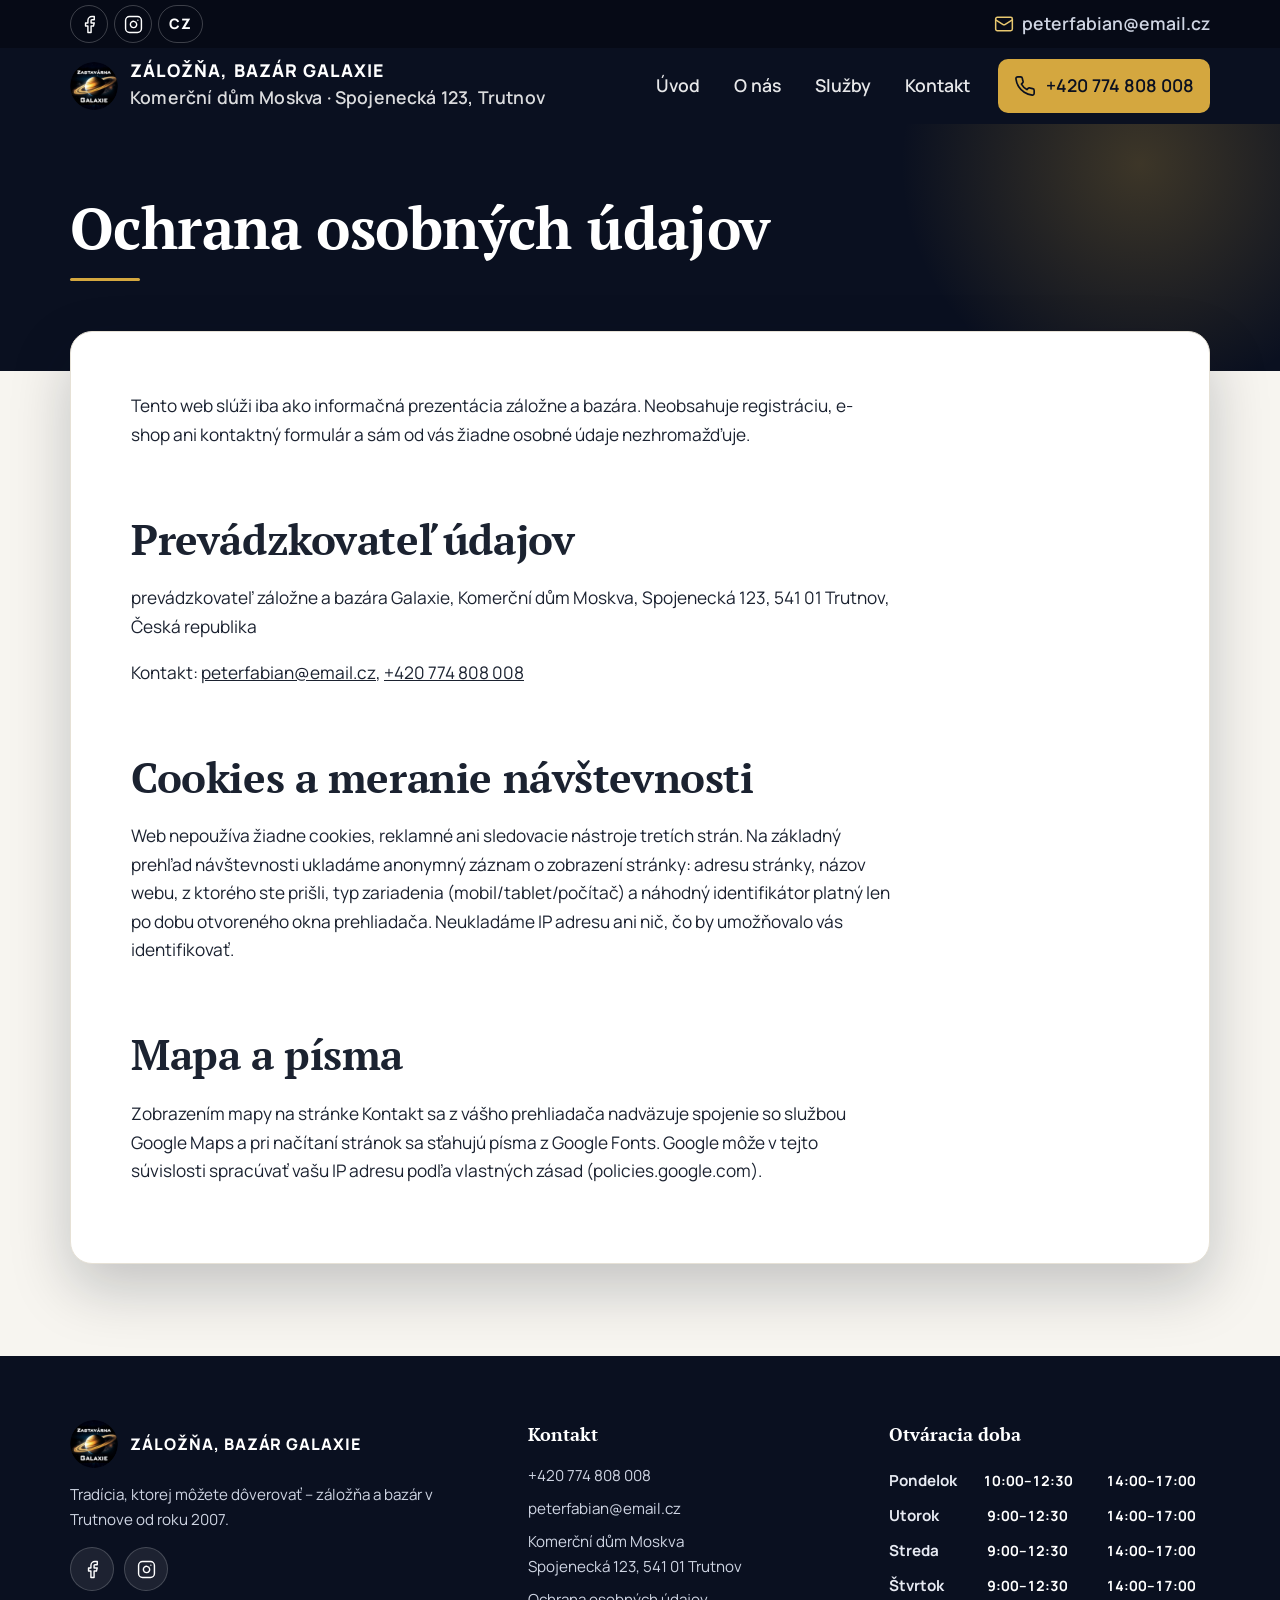
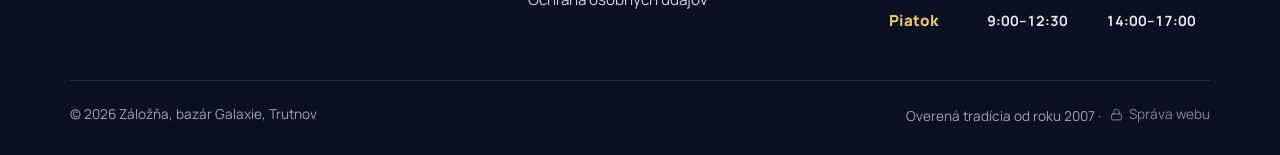
<file: sk/ochrana-osobnich-udaju/index.html>
<!doctype html>
<html lang="sk" class="no-js">
<head>
<meta charset="utf-8">
<meta name="viewport" content="width=device-width,initial-scale=1">
<title>Ochrana osobných údajov :: Záložňa, bazár Galaxie, Trutnov</title>
<meta name="description" content="Informácie o spracúvaní osobných údajov a cookies na webe záložne a bazára Galaxie v Trutnove.">
<meta name="robots" content="index,follow,max-image-preview:large">
<link rel="canonical" href="https://galaxiebazar.cz/sk/ochrana-osobnich-udaju/"><meta property="og:url" content="https://galaxiebazar.cz/sk/ochrana-osobnich-udaju/">
<link rel="alternate" hreflang="cs" href="https://galaxiebazar.cz/ochrana-osobnich-udaju/"><link rel="alternate" hreflang="sk" href="https://galaxiebazar.cz/sk/ochrana-osobnich-udaju/"><link rel="alternate" hreflang="x-default" href="https://galaxiebazar.cz/ochrana-osobnich-udaju/">
<meta property="og:type" content="website"><meta property="og:locale" content="sk_SK"><meta property="og:site_name" content="Záložňa, bazár Galaxie, Trutnov"><meta property="og:title" content="Ochrana osobných údajov :: Záložňa, bazár Galaxie, Trutnov"><meta property="og:description" content="Informácie o spracúvaní osobných údajov a cookies na webe záložne a bazára Galaxie v Trutnove."><meta property="og:image" content="https://galaxiebazar.cz/img/og.jpg"><meta name="twitter:card" content="summary_large_image">
<meta name="theme-color" content="#0a1020">
<!-- Ověření vlastnictví webu v Google Search Console (metoda „značka HTML“): vlož sem meta tag, který Google vygeneruje -->
<!-- GOOGLE-VERIFICATION -->
<link rel="icon" type="image/png" href="../../img/favicon.png">
<link rel="apple-touch-icon" href="../../img/apple-touch-icon.png">
<link rel="preconnect" href="https://fonts.googleapis.com"><link rel="preconnect" href="https://fonts.gstatic.com" crossorigin>
<link href="https://fonts.googleapis.com/css2?family=PT+Serif:ital,wght@0,400;0,700;1,400&family=Manrope:wght@400;500;600;700;800&display=swap" rel="stylesheet">
<link rel="stylesheet" href="../../assets/css/style.css?v=202610191352">

</head>
<body class="">
<a class="skip" href="#obsah">Preskočiť na obsah</a>
<div class="strip" id="strip"><div class="wrap">
  <div class="social"><a href="https://www.facebook.com/share/1AcT1ZZFrk/" data-c-href="facebook" data-fmt="url" target="_blank" rel="noopener" aria-label="Facebook"><svg class="i" viewBox="0 0 24 24" aria-hidden="true"><path d="M18 2h-3a5 5 0 0 0-5 5v3H7v4h3v8h4v-8h3l1-4h-4V7a1 1 0 0 1 1-1h3z"/></svg></a><a href="https://www.instagram.com/zastavarna_bazar_galaxie" data-c-href="instagram" data-fmt="url" target="_blank" rel="noopener" aria-label="Instagram"><svg class="i" viewBox="0 0 24 24" aria-hidden="true"><rect width="20" height="20" x="2" y="2" rx="5" ry="5"/><path d="M16 11.37A4 4 0 1 1 12.63 8 4 4 0 0 1 16 11.37z"/><path d="M17.5 6.5h.01"/></svg></a><a class="lang" href="../../ochrana-osobnich-udaju/" hreflang="cs" lang="cs" aria-label="Česká verze">CZ</a></div>
  <div id="announce" class="ann" role="status" aria-live="polite" hidden></div>
  <div class="contact"><a class="mail" href="mailto:peterfabian@email.cz" data-c-href="email" data-fmt="mailto"><svg class="i" viewBox="0 0 24 24" aria-hidden="true"><rect width="20" height="16" x="2" y="4" rx="2"/><path d="m22 7-8.97 5.7a1.94 1.94 0 0 1-2.06 0L2 7"/></svg><span data-c="email">peterfabian@email.cz</span></a></div>
</div></div>
<header class="hdr">
  <div class="wrap">
    <a class="brand" href="../../sk/" aria-label="Záložňa, bazár Galaxie – úvodná stránka">
      <img src="../../img/logo.png" alt="" width="48" height="48">
      <span><b>Záložňa, bazár Galaxie</b><small><span data-c="addr_building">Komerční dům Moskva</span> · <span data-c="addr_street">Spojenecká 123</span>, Trutnov</small></span>
    </a>
    <button class="burger" aria-label="Menu" aria-expanded="false"><svg class="i" viewBox="0 0 24 24" aria-hidden="true"><path d="M4 7h16M4 12h16M4 17h16"/></svg></button>
    <nav class="nav" aria-label="Hlavné menu"><a href="../../sk/">Úvod</a><a href="../../sk/o-nas/">O nás</a><a href="../../sk/sluzby/">Služby</a><a href="../../sk/kontakt/">Kontakt</a><a class="btn btn-gold" href="tel:+420774808008" data-c-href="phone" data-fmt="tel"><svg class="i" viewBox="0 0 24 24" aria-hidden="true"><path d="M22 16.92v3a2 2 0 0 1-2.18 2 19.79 19.79 0 0 1-8.63-3.07 19.5 19.5 0 0 1-6-6 19.79 19.79 0 0 1-3.07-8.67A2 2 0 0 1 4.11 2h3a2 2 0 0 1 2 1.72 12.84 12.84 0 0 0 .7 2.81 2 2 0 0 1-.45 2.11L8.09 9.91a16 16 0 0 0 6 6l1.27-1.27a2 2 0 0 1 2.11-.45 12.84 12.84 0 0 0 2.81.7A2 2 0 0 1 22 16.92z"/></svg><span data-c="phone">+420 774 808 008</span></a></nav>
  </div>
</header>
<main id="obsah">

<section class="page-hero"><div class="wrap"><h1>Ochrana osobných údajov</h1></div></section>
<section class="page-body"><div class="wrap"><div class="sheet"><div class="prose">
<p>Tento web slúži iba ako informačná prezentácia záložne a bazára. Neobsahuje registráciu, e-shop ani kontaktný formulár a sám od vás žiadne osobné údaje nezhromažďuje.</p>
<h2>Prevádzkovateľ údajov</h2>
<p data-c-gdpr>prevádzkovateľ záložne a bazára Galaxie, Komerční dům Moskva, Spojenecká 123, 541 01 Trutnov, Česká republika</p>
<p>Kontakt: <a href="mailto:peterfabian@email.cz" data-c-href="email" data-fmt="mailto" data-c="email">peterfabian@email.cz</a>, <a href="tel:+420774808008" data-c-href="phone" data-fmt="tel" data-c="phone">+420 774 808 008</a></p>
<h2>Cookies a meranie návštevnosti</h2>
<p>Web nepoužíva žiadne cookies, reklamné ani sledovacie nástroje tretích strán. Na základný prehľad návštevnosti ukladáme anonymný záznam o zobrazení stránky: adresu stránky, názov webu, z ktorého ste prišli, typ zariadenia (mobil/tablet/počítač) a náhodný identifikátor platný len po dobu otvoreného okna prehliadača. Neukladáme IP adresu ani nič, čo by umožňovalo vás identifikovať.</p>
<h2>Mapa a písma</h2>
<p>Zobrazením mapy na stránke Kontakt sa z vášho prehliadača nadväzuje spojenie so službou Google Maps a pri načítaní stránok sa sťahujú písma z Google Fonts. Google môže v tejto súvislosti spracúvať vašu IP adresu podľa vlastných zásad (policies.google.com).</p>
</div></div></div></section>

</main>
<footer class="ftr">
  <div class="wrap">
    <div class="ftr-grid">
      <div>
        <a class="brand" href="../../sk/"><img src="../../img/logo.png" alt="" width="48" height="48"><span><b>Záložňa, bazár Galaxie</b></span></a>
        <p>Tradícia, ktorej môžete dôverovať – záložňa a bazár v Trutnove od roku 2007.</p>
        <div class="social"><a href="https://www.facebook.com/share/1AcT1ZZFrk/" data-c-href="facebook" data-fmt="url" target="_blank" rel="noopener" aria-label="Facebook"><svg class="i" viewBox="0 0 24 24" aria-hidden="true"><path d="M18 2h-3a5 5 0 0 0-5 5v3H7v4h3v8h4v-8h3l1-4h-4V7a1 1 0 0 1 1-1h3z"/></svg></a><a href="https://www.instagram.com/zastavarna_bazar_galaxie" data-c-href="instagram" data-fmt="url" target="_blank" rel="noopener" aria-label="Instagram"><svg class="i" viewBox="0 0 24 24" aria-hidden="true"><rect width="20" height="20" x="2" y="2" rx="5" ry="5"/><path d="M16 11.37A4 4 0 1 1 12.63 8 4 4 0 0 1 16 11.37z"/><path d="M17.5 6.5h.01"/></svg></a></div>
      </div>
      <div>
        <h4>Kontakt</h4>
        <ul>
          <li><a href="tel:+420774808008" data-c-href="phone" data-fmt="tel" data-c="phone">+420 774 808 008</a></li>
          <li><a href="mailto:peterfabian@email.cz" data-c-href="email" data-fmt="mailto" data-c="email">peterfabian@email.cz</a></li>
          <li><span data-c="addr_building">Komerční dům Moskva</span><br><span data-c="addr_street">Spojenecká 123</span>, <span data-c="addr_city">541 01 Trutnov</span></li>
          <li><a href="../../sk/ochrana-osobnich-udaju/">Ochrana osobných údajov</a></li>
        </ul>
      </div>
      <div>
        <h4>Otváracia doba</h4>
        <div class="hours " data-hours='{"po": "10:00–12:30 14:00–17:00", "ut": "9:00–12:30 14:00–17:00", "st": "9:00–12:30 14:00–17:00", "ct": "9:00–12:30 14:00–17:00", "pa": "9:00–12:30 14:00–17:00", "so": "", "ne": ""}'><div class="row" data-k="hours_po"><b>Pondelok</b><span class="t">10:00–12:30</span><span class="t">14:00–17:00</span></div><div class="row" data-k="hours_ut"><b>Utorok</b><span class="t">9:00–12:30</span><span class="t">14:00–17:00</span></div><div class="row" data-k="hours_st"><b>Streda</b><span class="t">9:00–12:30</span><span class="t">14:00–17:00</span></div><div class="row" data-k="hours_ct"><b>Štvrtok</b><span class="t">9:00–12:30</span><span class="t">14:00–17:00</span></div><div class="row" data-k="hours_pa"><b>Piatok</b><span class="t">9:00–12:30</span><span class="t">14:00–17:00</span></div></div>
        <div class="hours-note" data-hours-note></div>
      </div>
    </div>
    <div class="ftr-bottom"><span>© 2026 Záložňa, bazár Galaxie, Trutnov</span><span>Overená tradícia od roku 2007 · <a class="adm" href="../../admin/"><svg class="i" viewBox="0 0 24 24" aria-hidden="true"><rect width="18" height="11" x="3" y="11" rx="2"/><path d="M7 11V7a5 5 0 0 1 10 0v4"/></svg> Správa webu</a></span></div>
  </div>
</footer>
<a class="fab" href="tel:+420774808008" data-c-href="phone" data-fmt="tel" aria-label="Zavolať"><svg class="i" viewBox="0 0 24 24" aria-hidden="true"><path d="M22 16.92v3a2 2 0 0 1-2.18 2 19.79 19.79 0 0 1-8.63-3.07 19.5 19.5 0 0 1-6-6 19.79 19.79 0 0 1-3.07-8.67A2 2 0 0 1 4.11 2h3a2 2 0 0 1 2 1.72 12.84 12.84 0 0 0 .7 2.81 2 2 0 0 1-.45 2.11L8.09 9.91a16 16 0 0 0 6 6l1.27-1.27a2 2 0 0 1 2.11-.45 12.84 12.84 0 0 0 2.81.7A2 2 0 0 1 22 16.92z"/></svg></a>
<script src="../../assets/js/config.js?v=202610191352"></script>
<script src="../../assets/js/site.js?v=202610191352"></script>

</body>
</html>
</file>
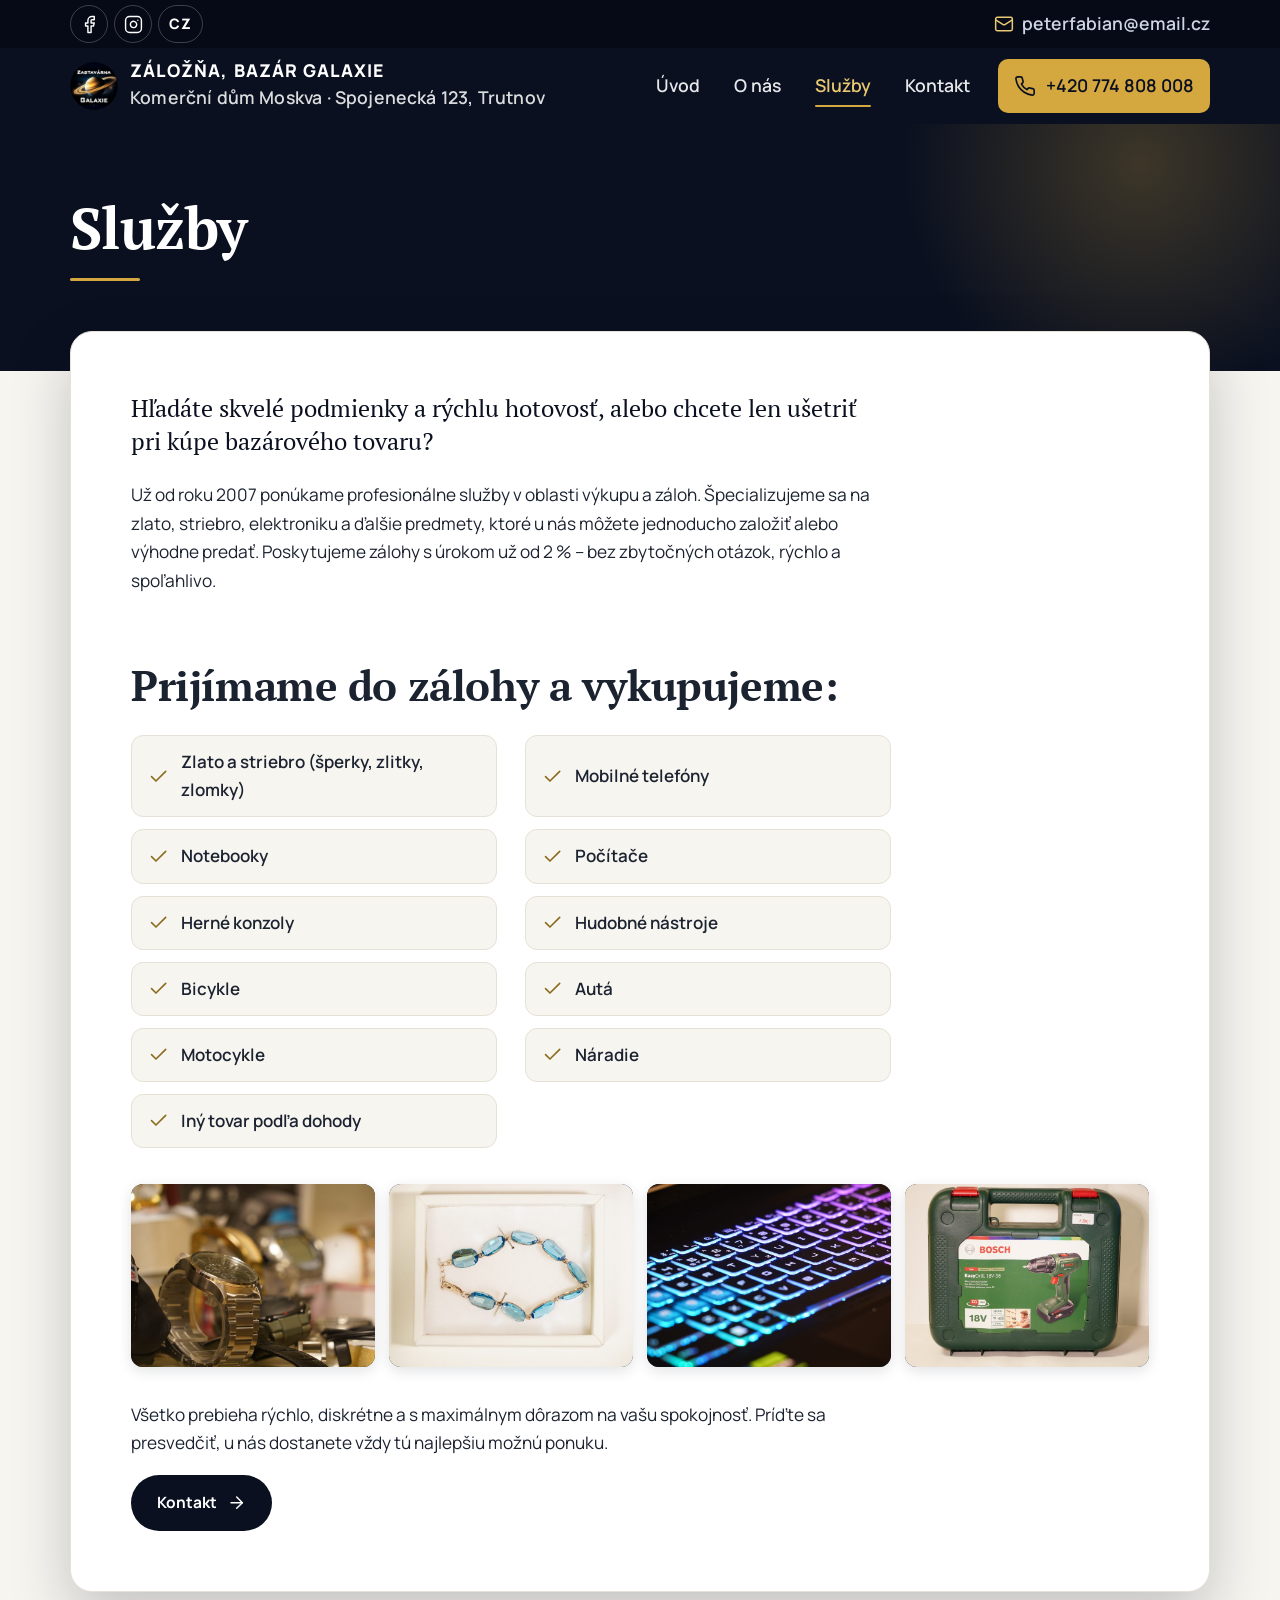
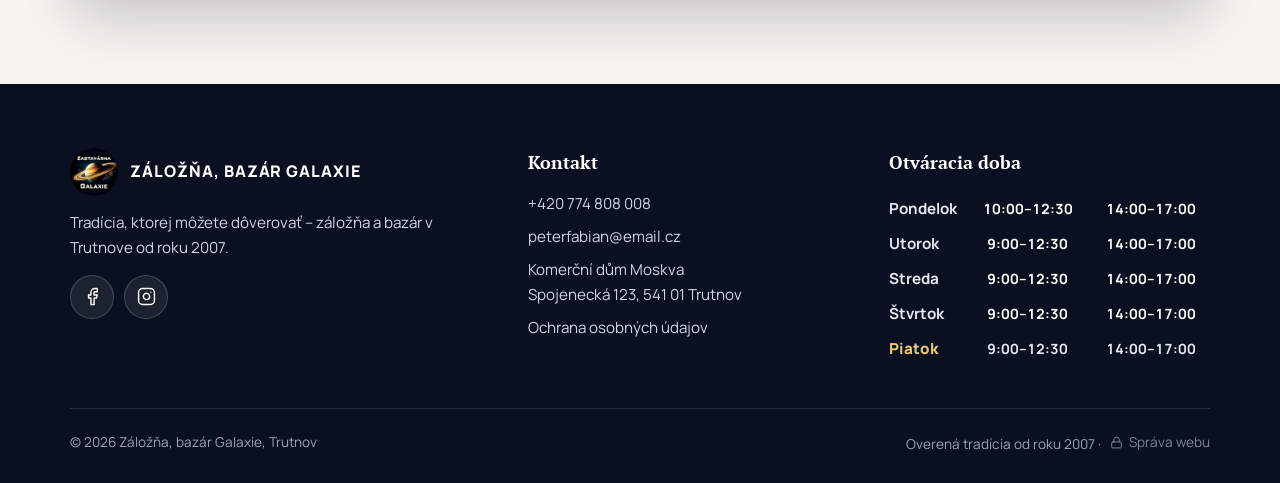
<file: sk/sluzby/index.html>
<!doctype html>
<html lang="sk" class="no-js">
<head>
<meta charset="utf-8">
<meta name="viewport" content="width=device-width,initial-scale=1">
<title>Služby :: Záložňa, bazár Galaxie, Trutnov</title>
<meta name="description" content="Zálohy s úrokom od 2 % a výkup: zlato, striebro, telefóny, notebooky, počítače, konzoly, hudobné nástroje, bicykle, autá, motocykle, náradie.">
<meta name="robots" content="index,follow,max-image-preview:large">
<link rel="canonical" href="https://galaxiebazar.cz/sk/sluzby/"><meta property="og:url" content="https://galaxiebazar.cz/sk/sluzby/">
<link rel="alternate" hreflang="cs" href="https://galaxiebazar.cz/sluzby/"><link rel="alternate" hreflang="sk" href="https://galaxiebazar.cz/sk/sluzby/"><link rel="alternate" hreflang="x-default" href="https://galaxiebazar.cz/sluzby/">
<meta property="og:type" content="website"><meta property="og:locale" content="sk_SK"><meta property="og:site_name" content="Záložňa, bazár Galaxie, Trutnov"><meta property="og:title" content="Služby :: Záložňa, bazár Galaxie, Trutnov"><meta property="og:description" content="Zálohy s úrokom od 2 % a výkup: zlato, striebro, telefóny, notebooky, počítače, konzoly, hudobné nástroje, bicykle, autá, motocykle, náradie."><meta property="og:image" content="https://galaxiebazar.cz/img/og.jpg"><meta name="twitter:card" content="summary_large_image">
<meta name="theme-color" content="#0a1020">
<!-- Ověření vlastnictví webu v Google Search Console (metoda „značka HTML“): vlož sem meta tag, který Google vygeneruje -->
<!-- GOOGLE-VERIFICATION -->
<link rel="icon" type="image/png" href="../../img/favicon.png">
<link rel="apple-touch-icon" href="../../img/apple-touch-icon.png">
<link rel="preconnect" href="https://fonts.googleapis.com"><link rel="preconnect" href="https://fonts.gstatic.com" crossorigin>
<link href="https://fonts.googleapis.com/css2?family=PT+Serif:ital,wght@0,400;0,700;1,400&family=Manrope:wght@400;500;600;700;800&display=swap" rel="stylesheet">
<link rel="stylesheet" href="../../assets/css/style.css?v=202610191352">

</head>
<body class="">
<a class="skip" href="#obsah">Preskočiť na obsah</a>
<div class="strip" id="strip"><div class="wrap">
  <div class="social"><a href="https://www.facebook.com/share/1AcT1ZZFrk/" data-c-href="facebook" data-fmt="url" target="_blank" rel="noopener" aria-label="Facebook"><svg class="i" viewBox="0 0 24 24" aria-hidden="true"><path d="M18 2h-3a5 5 0 0 0-5 5v3H7v4h3v8h4v-8h3l1-4h-4V7a1 1 0 0 1 1-1h3z"/></svg></a><a href="https://www.instagram.com/zastavarna_bazar_galaxie" data-c-href="instagram" data-fmt="url" target="_blank" rel="noopener" aria-label="Instagram"><svg class="i" viewBox="0 0 24 24" aria-hidden="true"><rect width="20" height="20" x="2" y="2" rx="5" ry="5"/><path d="M16 11.37A4 4 0 1 1 12.63 8 4 4 0 0 1 16 11.37z"/><path d="M17.5 6.5h.01"/></svg></a><a class="lang" href="../../sluzby/" hreflang="cs" lang="cs" aria-label="Česká verze">CZ</a></div>
  <div id="announce" class="ann" role="status" aria-live="polite" hidden></div>
  <div class="contact"><a class="mail" href="mailto:peterfabian@email.cz" data-c-href="email" data-fmt="mailto"><svg class="i" viewBox="0 0 24 24" aria-hidden="true"><rect width="20" height="16" x="2" y="4" rx="2"/><path d="m22 7-8.97 5.7a1.94 1.94 0 0 1-2.06 0L2 7"/></svg><span data-c="email">peterfabian@email.cz</span></a></div>
</div></div>
<header class="hdr">
  <div class="wrap">
    <a class="brand" href="../../sk/" aria-label="Záložňa, bazár Galaxie – úvodná stránka">
      <img src="../../img/logo.png" alt="" width="48" height="48">
      <span><b>Záložňa, bazár Galaxie</b><small><span data-c="addr_building">Komerční dům Moskva</span> · <span data-c="addr_street">Spojenecká 123</span>, Trutnov</small></span>
    </a>
    <button class="burger" aria-label="Menu" aria-expanded="false"><svg class="i" viewBox="0 0 24 24" aria-hidden="true"><path d="M4 7h16M4 12h16M4 17h16"/></svg></button>
    <nav class="nav" aria-label="Hlavné menu"><a href="../../sk/">Úvod</a><a href="../../sk/o-nas/">O nás</a><a href="../../sk/sluzby/" aria-current="page">Služby</a><a href="../../sk/kontakt/">Kontakt</a><a class="btn btn-gold" href="tel:+420774808008" data-c-href="phone" data-fmt="tel"><svg class="i" viewBox="0 0 24 24" aria-hidden="true"><path d="M22 16.92v3a2 2 0 0 1-2.18 2 19.79 19.79 0 0 1-8.63-3.07 19.5 19.5 0 0 1-6-6 19.79 19.79 0 0 1-3.07-8.67A2 2 0 0 1 4.11 2h3a2 2 0 0 1 2 1.72 12.84 12.84 0 0 0 .7 2.81 2 2 0 0 1-.45 2.11L8.09 9.91a16 16 0 0 0 6 6l1.27-1.27a2 2 0 0 1 2.11-.45 12.84 12.84 0 0 0 2.81.7A2 2 0 0 1 22 16.92z"/></svg><span data-c="phone">+420 774 808 008</span></a></nav>
  </div>
</header>
<main id="obsah">

<section class="page-hero"><div class="wrap"><h1 data-c="sk_serv_title">Služby</h1></div></section>
<section class="page-body"><div class="wrap"><div class="sheet">
  <div class="prose reveal"><p class="lead" data-c="sk_serv_lead">Hľadáte skvelé podmienky a rýchlu hotovosť, alebo chcete len ušetriť pri kúpe bazárového tovaru?</p><p data-c="sk_serv_intro">Už od roku 2007 ponúkame profesionálne služby v oblasti výkupu a záloh. Špecializujeme sa na zlato, striebro, elektroniku a ďalšie predmety, ktoré u nás môžete jednoducho založiť alebo výhodne predať. Poskytujeme zálohy s úrokom už od 2 % – bez zbytočných otázok, rýchlo a spoľahlivo.</p><h2 data-c="sk_serv_list_title">Prijímame do zálohy a vykupujeme:</h2></div>
  <template id="ic-check"><path d="M20 6 9 17l-5-5"/></template>
  <ul class="checks reveal" data-c-list="sk_serv_list" data-icon="ic-check"><li><svg class="i" viewBox="0 0 24 24" aria-hidden="true"><path d="M20 6 9 17l-5-5"/></svg>Zlato a striebro (šperky, zlitky, zlomky)</li><li><svg class="i" viewBox="0 0 24 24" aria-hidden="true"><path d="M20 6 9 17l-5-5"/></svg>Mobilné telefóny</li><li><svg class="i" viewBox="0 0 24 24" aria-hidden="true"><path d="M20 6 9 17l-5-5"/></svg>Notebooky</li><li><svg class="i" viewBox="0 0 24 24" aria-hidden="true"><path d="M20 6 9 17l-5-5"/></svg>Počítače</li><li><svg class="i" viewBox="0 0 24 24" aria-hidden="true"><path d="M20 6 9 17l-5-5"/></svg>Herné konzoly</li><li><svg class="i" viewBox="0 0 24 24" aria-hidden="true"><path d="M20 6 9 17l-5-5"/></svg>Hudobné nástroje</li><li><svg class="i" viewBox="0 0 24 24" aria-hidden="true"><path d="M20 6 9 17l-5-5"/></svg>Bicykle</li><li><svg class="i" viewBox="0 0 24 24" aria-hidden="true"><path d="M20 6 9 17l-5-5"/></svg>Autá</li><li><svg class="i" viewBox="0 0 24 24" aria-hidden="true"><path d="M20 6 9 17l-5-5"/></svg>Motocykle</li><li><svg class="i" viewBox="0 0 24 24" aria-hidden="true"><path d="M20 6 9 17l-5-5"/></svg>Náradie</li><li><svg class="i" viewBox="0 0 24 24" aria-hidden="true"><path d="M20 6 9 17l-5-5"/></svg>Iný tovar podľa dohody</li></ul>
  <div class="svc-photos"><figure class="reveal"><img src="../../img/sluzby-hodinky.jpg" alt="Hodinky v predajni" data-c-img="sluzby1_img" loading="lazy" decoding="async"></figure><figure class="reveal"><img src="../../img/sluzby-sperky.jpg" alt="Šperky so sklenenými kameňmi" data-c-img="sluzby2_img" loading="lazy" decoding="async"></figure><figure class="reveal"><img src="../../img/sluzby-klavesnice.jpg" alt="Podsvietená klávesnica notebooku" data-c-img="sluzby3_img" loading="lazy" decoding="async"></figure><figure class="reveal"><img src="../../img/sluzby-vrtacka.jpg" alt="Aku vŕtačka Bosch v kufríku" data-c-img="sluzby4_img" loading="lazy" decoding="async"></figure></div>
  <div class="prose reveal"><p data-c="sk_serv_closing">Všetko prebieha rýchlo, diskrétne a s maximálnym dôrazom na vašu spokojnosť. Príďte sa presvedčiť, u nás dostanete vždy tú najlepšiu možnú ponuku.</p><a class="btn btn-dark" href="../kontakt/">Kontakt<svg class="i" viewBox="0 0 24 24" aria-hidden="true"><path d="M5 12h14"/><path d="m12 5 7 7-7 7"/></svg></a></div>
</div></div></section>

</main>
<footer class="ftr">
  <div class="wrap">
    <div class="ftr-grid">
      <div>
        <a class="brand" href="../../sk/"><img src="../../img/logo.png" alt="" width="48" height="48"><span><b>Záložňa, bazár Galaxie</b></span></a>
        <p>Tradícia, ktorej môžete dôverovať – záložňa a bazár v Trutnove od roku 2007.</p>
        <div class="social"><a href="https://www.facebook.com/share/1AcT1ZZFrk/" data-c-href="facebook" data-fmt="url" target="_blank" rel="noopener" aria-label="Facebook"><svg class="i" viewBox="0 0 24 24" aria-hidden="true"><path d="M18 2h-3a5 5 0 0 0-5 5v3H7v4h3v8h4v-8h3l1-4h-4V7a1 1 0 0 1 1-1h3z"/></svg></a><a href="https://www.instagram.com/zastavarna_bazar_galaxie" data-c-href="instagram" data-fmt="url" target="_blank" rel="noopener" aria-label="Instagram"><svg class="i" viewBox="0 0 24 24" aria-hidden="true"><rect width="20" height="20" x="2" y="2" rx="5" ry="5"/><path d="M16 11.37A4 4 0 1 1 12.63 8 4 4 0 0 1 16 11.37z"/><path d="M17.5 6.5h.01"/></svg></a></div>
      </div>
      <div>
        <h4>Kontakt</h4>
        <ul>
          <li><a href="tel:+420774808008" data-c-href="phone" data-fmt="tel" data-c="phone">+420 774 808 008</a></li>
          <li><a href="mailto:peterfabian@email.cz" data-c-href="email" data-fmt="mailto" data-c="email">peterfabian@email.cz</a></li>
          <li><span data-c="addr_building">Komerční dům Moskva</span><br><span data-c="addr_street">Spojenecká 123</span>, <span data-c="addr_city">541 01 Trutnov</span></li>
          <li><a href="../../sk/ochrana-osobnich-udaju/">Ochrana osobných údajov</a></li>
        </ul>
      </div>
      <div>
        <h4>Otváracia doba</h4>
        <div class="hours " data-hours='{"po": "10:00–12:30 14:00–17:00", "ut": "9:00–12:30 14:00–17:00", "st": "9:00–12:30 14:00–17:00", "ct": "9:00–12:30 14:00–17:00", "pa": "9:00–12:30 14:00–17:00", "so": "", "ne": ""}'><div class="row" data-k="hours_po"><b>Pondelok</b><span class="t">10:00–12:30</span><span class="t">14:00–17:00</span></div><div class="row" data-k="hours_ut"><b>Utorok</b><span class="t">9:00–12:30</span><span class="t">14:00–17:00</span></div><div class="row" data-k="hours_st"><b>Streda</b><span class="t">9:00–12:30</span><span class="t">14:00–17:00</span></div><div class="row" data-k="hours_ct"><b>Štvrtok</b><span class="t">9:00–12:30</span><span class="t">14:00–17:00</span></div><div class="row" data-k="hours_pa"><b>Piatok</b><span class="t">9:00–12:30</span><span class="t">14:00–17:00</span></div></div>
        <div class="hours-note" data-hours-note></div>
      </div>
    </div>
    <div class="ftr-bottom"><span>© 2026 Záložňa, bazár Galaxie, Trutnov</span><span>Overená tradícia od roku 2007 · <a class="adm" href="../../admin/"><svg class="i" viewBox="0 0 24 24" aria-hidden="true"><rect width="18" height="11" x="3" y="11" rx="2"/><path d="M7 11V7a5 5 0 0 1 10 0v4"/></svg> Správa webu</a></span></div>
  </div>
</footer>
<a class="fab" href="tel:+420774808008" data-c-href="phone" data-fmt="tel" aria-label="Zavolať"><svg class="i" viewBox="0 0 24 24" aria-hidden="true"><path d="M22 16.92v3a2 2 0 0 1-2.18 2 19.79 19.79 0 0 1-8.63-3.07 19.5 19.5 0 0 1-6-6 19.79 19.79 0 0 1-3.07-8.67A2 2 0 0 1 4.11 2h3a2 2 0 0 1 2 1.72 12.84 12.84 0 0 0 .7 2.81 2 2 0 0 1-.45 2.11L8.09 9.91a16 16 0 0 0 6 6l1.27-1.27a2 2 0 0 1 2.11-.45 12.84 12.84 0 0 0 2.81.7A2 2 0 0 1 22 16.92z"/></svg></a>
<script src="../../assets/js/config.js?v=202610191352"></script>
<script src="../../assets/js/site.js?v=202610191352"></script>

</body>
</html>
</file>
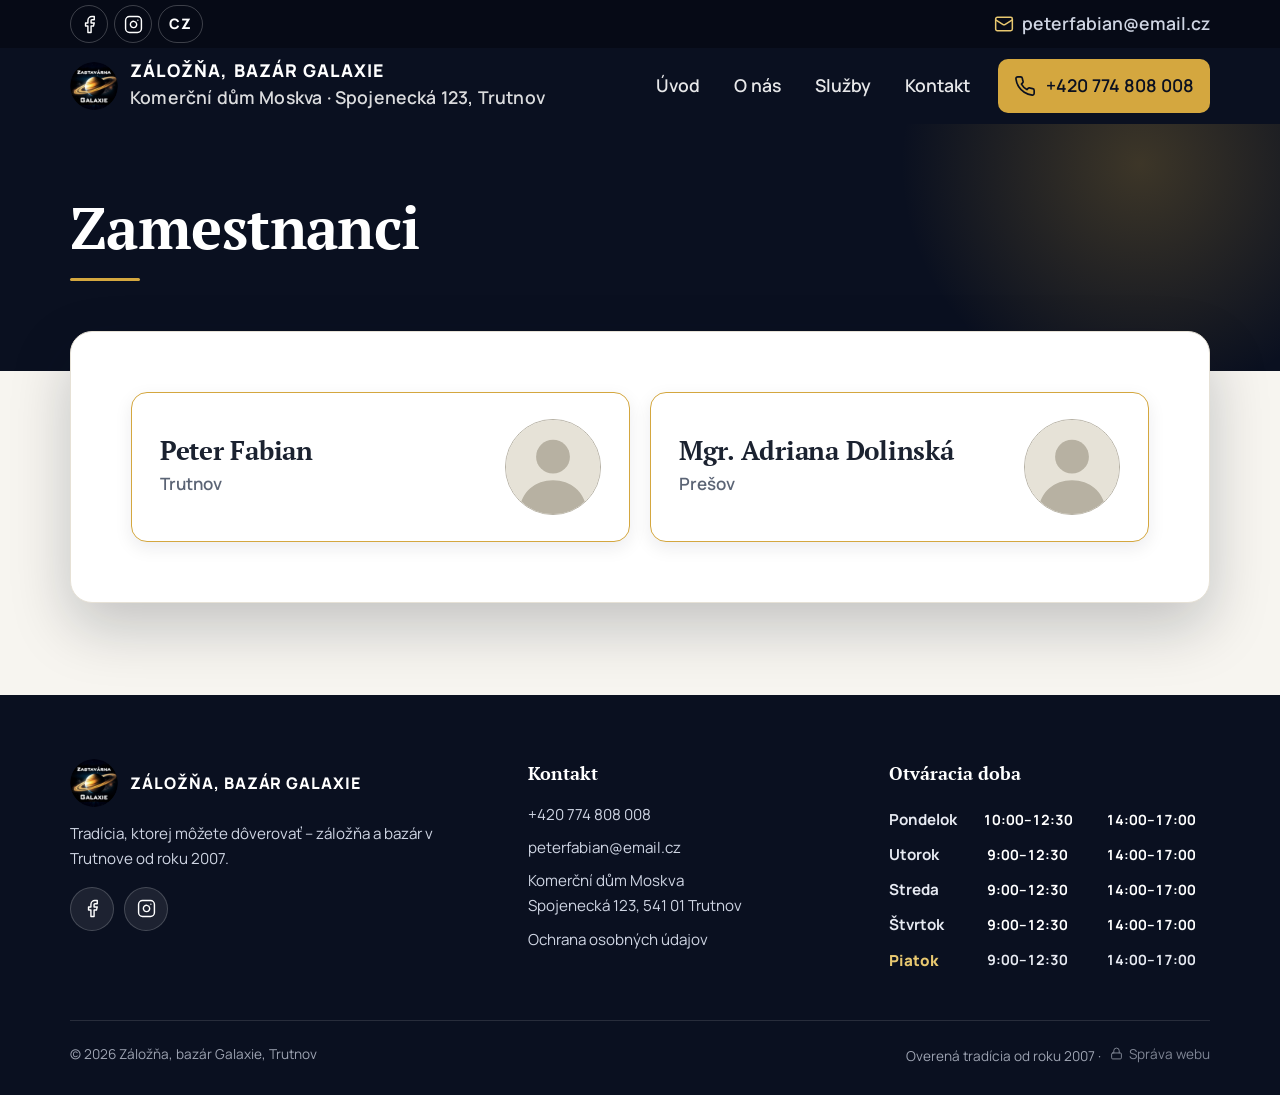
<file: sk/zamestnanci/index.html>
<!doctype html>
<html lang="sk" class="no-js">
<head>
<meta charset="utf-8">
<meta name="viewport" content="width=device-width,initial-scale=1">
<title>Zamestnanci :: Záložňa, bazár Galaxie, Trutnov</title>
<meta name="description" content="Informácie pre zamestnancov záložne a bazára Galaxie v Trutnove.">
<meta name="robots" content="index,follow,max-image-preview:large">
<link rel="canonical" href="https://galaxiebazar.cz/sk/zamestnanci/"><meta property="og:url" content="https://galaxiebazar.cz/sk/zamestnanci/">
<link rel="alternate" hreflang="cs" href="https://galaxiebazar.cz/zamestnanci/"><link rel="alternate" hreflang="sk" href="https://galaxiebazar.cz/sk/zamestnanci/"><link rel="alternate" hreflang="x-default" href="https://galaxiebazar.cz/zamestnanci/">
<meta property="og:type" content="website"><meta property="og:locale" content="sk_SK"><meta property="og:site_name" content="Záložňa, bazár Galaxie, Trutnov"><meta property="og:title" content="Zamestnanci :: Záložňa, bazár Galaxie, Trutnov"><meta property="og:description" content="Informácie pre zamestnancov záložne a bazára Galaxie v Trutnove."><meta property="og:image" content="https://galaxiebazar.cz/img/og.jpg"><meta name="twitter:card" content="summary_large_image">
<meta name="theme-color" content="#0a1020">
<!-- Ověření vlastnictví webu v Google Search Console (metoda „značka HTML“): vlož sem meta tag, který Google vygeneruje -->
<!-- GOOGLE-VERIFICATION -->
<link rel="icon" type="image/png" href="../../img/favicon.png">
<link rel="apple-touch-icon" href="../../img/apple-touch-icon.png">
<link rel="preconnect" href="https://fonts.googleapis.com"><link rel="preconnect" href="https://fonts.gstatic.com" crossorigin>
<link href="https://fonts.googleapis.com/css2?family=PT+Serif:ital,wght@0,400;0,700;1,400&family=Manrope:wght@400;500;600;700;800&display=swap" rel="stylesheet">
<link rel="stylesheet" href="../../assets/css/style.css?v=202610191352">

</head>
<body class="" data-no-track>
<a class="skip" href="#obsah">Preskočiť na obsah</a>
<div class="strip" id="strip"><div class="wrap">
  <div class="social"><a href="https://www.facebook.com/share/1AcT1ZZFrk/" data-c-href="facebook" data-fmt="url" target="_blank" rel="noopener" aria-label="Facebook"><svg class="i" viewBox="0 0 24 24" aria-hidden="true"><path d="M18 2h-3a5 5 0 0 0-5 5v3H7v4h3v8h4v-8h3l1-4h-4V7a1 1 0 0 1 1-1h3z"/></svg></a><a href="https://www.instagram.com/zastavarna_bazar_galaxie" data-c-href="instagram" data-fmt="url" target="_blank" rel="noopener" aria-label="Instagram"><svg class="i" viewBox="0 0 24 24" aria-hidden="true"><rect width="20" height="20" x="2" y="2" rx="5" ry="5"/><path d="M16 11.37A4 4 0 1 1 12.63 8 4 4 0 0 1 16 11.37z"/><path d="M17.5 6.5h.01"/></svg></a><a class="lang" href="../../zamestnanci/" hreflang="cs" lang="cs" aria-label="Česká verze">CZ</a></div>
  <div id="announce" class="ann" role="status" aria-live="polite" hidden></div>
  <div class="contact"><a class="mail" href="mailto:peterfabian@email.cz" data-c-href="email" data-fmt="mailto"><svg class="i" viewBox="0 0 24 24" aria-hidden="true"><rect width="20" height="16" x="2" y="4" rx="2"/><path d="m22 7-8.97 5.7a1.94 1.94 0 0 1-2.06 0L2 7"/></svg><span data-c="email">peterfabian@email.cz</span></a></div>
</div></div>
<header class="hdr">
  <div class="wrap">
    <a class="brand" href="../../sk/" aria-label="Záložňa, bazár Galaxie – úvodná stránka">
      <img src="../../img/logo.png" alt="" width="48" height="48">
      <span><b>Záložňa, bazár Galaxie</b><small><span data-c="addr_building">Komerční dům Moskva</span> · <span data-c="addr_street">Spojenecká 123</span>, Trutnov</small></span>
    </a>
    <button class="burger" aria-label="Menu" aria-expanded="false"><svg class="i" viewBox="0 0 24 24" aria-hidden="true"><path d="M4 7h16M4 12h16M4 17h16"/></svg></button>
    <nav class="nav" aria-label="Hlavné menu"><a href="../../sk/">Úvod</a><a href="../../sk/o-nas/">O nás</a><a href="../../sk/sluzby/">Služby</a><a href="../../sk/kontakt/">Kontakt</a><a class="btn btn-gold" href="tel:+420774808008" data-c-href="phone" data-fmt="tel"><svg class="i" viewBox="0 0 24 24" aria-hidden="true"><path d="M22 16.92v3a2 2 0 0 1-2.18 2 19.79 19.79 0 0 1-8.63-3.07 19.5 19.5 0 0 1-6-6 19.79 19.79 0 0 1-3.07-8.67A2 2 0 0 1 4.11 2h3a2 2 0 0 1 2 1.72 12.84 12.84 0 0 0 .7 2.81 2 2 0 0 1-.45 2.11L8.09 9.91a16 16 0 0 0 6 6l1.27-1.27a2 2 0 0 1 2.11-.45 12.84 12.84 0 0 0 2.81.7A2 2 0 0 1 22 16.92z"/></svg><span data-c="phone">+420 774 808 008</span></a></nav>
  </div>
</header>
<main id="obsah">

<section class="page-hero"><div class="wrap"><h1 data-c="sk_zam_title">Zamestnanci</h1></div></section>
<section class="page-body staff-body"><div class="wrap"><div class="sheet">
  <div class="team"><article class="member reveal"><div class="mi"><h2 data-c="zam1_name">Peter Fabian</h2><p data-c="zam1_city">Trutnov</p></div><img class="avatar" src="../../img/avatar.svg" alt="Profilová fotka" data-c-img="zam1_img" loading="lazy" decoding="async"></article><article class="member reveal"><div class="mi"><h2 data-c="zam2_name">Mgr. Adriana Dolinská</h2><p data-c="zam2_city">Prešov</p></div><img class="avatar" src="../../img/avatar.svg" alt="Profilová fotka" data-c-img="zam2_img" loading="lazy" decoding="async"></article></div>
  <div class="prose" data-c-staff data-c-p="sk_zam_body"></div>
</div></div></section>

</main>
<footer class="ftr">
  <div class="wrap">
    <div class="ftr-grid">
      <div>
        <a class="brand" href="../../sk/"><img src="../../img/logo.png" alt="" width="48" height="48"><span><b>Záložňa, bazár Galaxie</b></span></a>
        <p>Tradícia, ktorej môžete dôverovať – záložňa a bazár v Trutnove od roku 2007.</p>
        <div class="social"><a href="https://www.facebook.com/share/1AcT1ZZFrk/" data-c-href="facebook" data-fmt="url" target="_blank" rel="noopener" aria-label="Facebook"><svg class="i" viewBox="0 0 24 24" aria-hidden="true"><path d="M18 2h-3a5 5 0 0 0-5 5v3H7v4h3v8h4v-8h3l1-4h-4V7a1 1 0 0 1 1-1h3z"/></svg></a><a href="https://www.instagram.com/zastavarna_bazar_galaxie" data-c-href="instagram" data-fmt="url" target="_blank" rel="noopener" aria-label="Instagram"><svg class="i" viewBox="0 0 24 24" aria-hidden="true"><rect width="20" height="20" x="2" y="2" rx="5" ry="5"/><path d="M16 11.37A4 4 0 1 1 12.63 8 4 4 0 0 1 16 11.37z"/><path d="M17.5 6.5h.01"/></svg></a></div>
      </div>
      <div>
        <h4>Kontakt</h4>
        <ul>
          <li><a href="tel:+420774808008" data-c-href="phone" data-fmt="tel" data-c="phone">+420 774 808 008</a></li>
          <li><a href="mailto:peterfabian@email.cz" data-c-href="email" data-fmt="mailto" data-c="email">peterfabian@email.cz</a></li>
          <li><span data-c="addr_building">Komerční dům Moskva</span><br><span data-c="addr_street">Spojenecká 123</span>, <span data-c="addr_city">541 01 Trutnov</span></li>
          <li><a href="../../sk/ochrana-osobnich-udaju/">Ochrana osobných údajov</a></li>
        </ul>
      </div>
      <div>
        <h4>Otváracia doba</h4>
        <div class="hours " data-hours='{"po": "10:00–12:30 14:00–17:00", "ut": "9:00–12:30 14:00–17:00", "st": "9:00–12:30 14:00–17:00", "ct": "9:00–12:30 14:00–17:00", "pa": "9:00–12:30 14:00–17:00", "so": "", "ne": ""}'><div class="row" data-k="hours_po"><b>Pondelok</b><span class="t">10:00–12:30</span><span class="t">14:00–17:00</span></div><div class="row" data-k="hours_ut"><b>Utorok</b><span class="t">9:00–12:30</span><span class="t">14:00–17:00</span></div><div class="row" data-k="hours_st"><b>Streda</b><span class="t">9:00–12:30</span><span class="t">14:00–17:00</span></div><div class="row" data-k="hours_ct"><b>Štvrtok</b><span class="t">9:00–12:30</span><span class="t">14:00–17:00</span></div><div class="row" data-k="hours_pa"><b>Piatok</b><span class="t">9:00–12:30</span><span class="t">14:00–17:00</span></div></div>
        <div class="hours-note" data-hours-note></div>
      </div>
    </div>
    <div class="ftr-bottom"><span>© 2026 Záložňa, bazár Galaxie, Trutnov</span><span>Overená tradícia od roku 2007 · <a class="adm" href="../../admin/"><svg class="i" viewBox="0 0 24 24" aria-hidden="true"><rect width="18" height="11" x="3" y="11" rx="2"/><path d="M7 11V7a5 5 0 0 1 10 0v4"/></svg> Správa webu</a></span></div>
  </div>
</footer>
<a class="fab" href="tel:+420774808008" data-c-href="phone" data-fmt="tel" aria-label="Zavolať"><svg class="i" viewBox="0 0 24 24" aria-hidden="true"><path d="M22 16.92v3a2 2 0 0 1-2.18 2 19.79 19.79 0 0 1-8.63-3.07 19.5 19.5 0 0 1-6-6 19.79 19.79 0 0 1-3.07-8.67A2 2 0 0 1 4.11 2h3a2 2 0 0 1 2 1.72 12.84 12.84 0 0 0 .7 2.81 2 2 0 0 1-.45 2.11L8.09 9.91a16 16 0 0 0 6 6l1.27-1.27a2 2 0 0 1 2.11-.45 12.84 12.84 0 0 0 2.81.7A2 2 0 0 1 22 16.92z"/></svg></a>
<script src="../../assets/js/config.js?v=202610191352"></script>
<script src="../../assets/js/site.js?v=202610191352"></script>

</body>
</html>
</file>
<file: assets/css/style.css>
/* Zastavárna, bazar Galaxie – hlavní styl */
:root{
  --navy:#0a1020; --navy-2:#121b30; --navy-3:#1b2742;
  --gold:#d4a73f; --gold-2:#e8c870; --gold-d:#8a6a1c;
  --cream:#f7f5f0; --paper:#ffffff; --ink:#1b2230; --muted:#5b6475; --line:#e6e1d6;
  --r:16px; --shadow:0 10px 30px rgba(10,16,32,.10); --shadow-lg:0 24px 60px rgba(10,16,32,.22);
  --f-head:"PT Serif",Georgia,"Times New Roman",serif; --f-body:"Manrope",system-ui,-apple-system,"Segoe UI",Roboto,sans-serif;
  --wrap:1180px; --hdr:76px;
}
*{box-sizing:border-box}
html{scroll-behavior:smooth;-webkit-text-size-adjust:100%}
body{margin:0;font-family:var(--f-body);color:var(--ink);background:var(--cream);line-height:1.65;font-size:17px;overflow-x:hidden}
img{max-width:100%;display:block}
a{color:inherit}
h1,h2,h3{font-family:var(--f-head);line-height:1.15;margin:0 0 .5em;font-weight:600;letter-spacing:-.01em}
h1{font-size:clamp(2.3rem,5.4vw,4.4rem)}
h2{font-size:clamp(1.7rem,3.4vw,2.6rem)}
h3{font-size:1.3rem}
p{margin:0 0 1em}
.wrap{max-width:var(--wrap);margin:0 auto;padding:0 20px}
.skip{position:absolute;left:-999px;top:8px;background:var(--gold);color:var(--navy);padding:8px 14px;border-radius:8px;z-index:200}
.skip:focus{left:8px}
:focus-visible{outline:3px solid var(--gold);outline-offset:3px;border-radius:6px}
svg.i{width:1.25em;height:1.25em;stroke:currentColor;fill:none;stroke-width:1.8;stroke-linecap:round;stroke-linejoin:round;flex:none}

/* ---------- oznamovací lišta ---------- */
@keyframes shine{to{background-position:200% 0}}
@keyframes slideIn{from{opacity:0;transform:translateY(-100%)}to{opacity:1;transform:none}}

/* ---------- hlavička ---------- */
.hdr{position:sticky;top:0;z-index:50;height:var(--hdr);display:flex;align-items:center;background:rgba(10,16,32,.0);transition:background .3s,box-shadow .3s,backdrop-filter .3s;color:#fff}
.hdr.solid{background:rgba(10,16,32,.92);backdrop-filter:blur(12px);box-shadow:0 6px 24px rgba(0,0,0,.25)}
body:not(.has-hero) .hdr{background:var(--navy)}
.hdr .wrap{display:flex;align-items:center;justify-content:space-between;gap:20px;width:100%}
.brand{display:flex;align-items:center;gap:12px;text-decoration:none}
.brand img{width:48px;height:48px;border-radius:50%}
.brand b{display:block;font-family:var(--f-head);font-size:1.12rem;line-height:1.1;font-weight:600}
.brand small{display:block;font-size:.95rem;font-weight:600;opacity:.85;letter-spacing:.01em;margin-top:2px}
.nav{display:flex;align-items:center;gap:6px}
.nav a{position:relative;text-decoration:none;font-weight:600;font-size:.95rem;padding:10px 14px;border-radius:10px;opacity:.9}
.nav a:hover{opacity:1;background:rgba(255,255,255,.08)}
.nav a[aria-current=page]{color:var(--gold-2);opacity:1}
.nav a[aria-current=page]::after{content:"";position:absolute;left:14px;right:14px;bottom:4px;height:2px;background:var(--gold);border-radius:2px}
.nav .btn{margin-left:8px;opacity:1}
.burger{display:none;background:transparent;border:0;color:#fff;width:46px;height:46px;border-radius:12px;cursor:pointer}
.burger svg{width:28px;height:28px}

.btn{display:inline-flex;align-items:center;gap:10px;font:inherit;font-weight:700;font-size:.97rem;text-decoration:none;padding:13px 24px;border-radius:999px;border:2px solid transparent;cursor:pointer;transition:transform .2s,box-shadow .2s,background .2s,color .2s}
.btn-gold{background:var(--gold);color:var(--navy)}
.btn-gold:hover{background:var(--gold-2);transform:translateY(-2px);box-shadow:0 10px 24px rgba(212,167,63,.4)}
.btn-ghost{border-color:rgba(255,255,255,.55);color:#fff}
.btn-ghost:hover{background:#fff;color:var(--navy);transform:translateY(-2px)}
.btn-dark{background:var(--navy);color:#fff}
.btn-dark:hover{background:var(--navy-3);transform:translateY(-2px)}
.btn .i{transition:transform .2s}.btn:hover .i{transform:translateX(3px)}

/* ---------- hero ---------- */
.hero{position:relative;margin-top:calc(var(--hdr) * -1);min-height:min(92vh,860px);display:flex;align-items:center;color:#fff;overflow:hidden;background:var(--navy)}
.hero-img{position:absolute;inset:-6% 0 -6% 0;width:100%;height:112%;object-fit:cover;animation:kb 28s ease-in-out infinite alternate;will-change:transform}
@keyframes kb{from{transform:scale(1.02)}to{transform:scale(1.12) translateX(-1.5%)}}
.hero::before{content:"";position:absolute;inset:0;z-index:1;background:linear-gradient(100deg,rgba(10,16,32,.94) 8%,rgba(10,16,32,.7) 48%,rgba(10,16,32,.3) 100%),linear-gradient(0deg,rgba(10,16,32,.85),transparent 40%)}
.hero .wrap{position:relative;z-index:3;padding-top:calc(var(--hdr) + 60px);padding-bottom:110px}
.hero h1{max-width:14ch;text-wrap:balance;text-shadow:0 4px 30px rgba(0,0,0,.4)}
.hero h1 em{font-style:normal;color:var(--gold-2)}
.hero .quote{font-family:var(--f-head);font-style:italic;font-size:clamp(1.15rem,2.2vw,1.55rem);opacity:.92;max-width:34ch;margin:0 0 32px}
.hero .cta{display:flex;flex-wrap:wrap;gap:14px;align-items:center}
.open-badge{display:inline-flex;align-items:center;gap:10px;margin-top:34px;padding:9px 18px;border-radius:999px;background:rgba(255,255,255,.1);backdrop-filter:blur(6px);border:1px solid rgba(255,255,255,.2);font-size:.9rem;font-weight:600}
.open-badge::before{content:"";width:10px;height:10px;border-radius:50%;background:#9aa3b5}
.open-badge.is-open::before{background:#3ddc84;box-shadow:0 0 0 0 rgba(61,220,132,.7);animation:pulse 2s infinite}
.open-badge.is-closed::before{background:#ef6b6b}
.open-badge:empty{display:none}
@keyframes pulse{70%{box-shadow:0 0 0 10px rgba(61,220,132,0)}100%{box-shadow:0 0 0 0 rgba(61,220,132,0)}}
.scroll-hint{position:absolute;z-index:3;left:50%;bottom:26px;transform:translateX(-50%);width:26px;height:42px;border:2px solid rgba(255,255,255,.5);border-radius:14px}
.scroll-hint::after{content:"";position:absolute;left:50%;top:8px;width:4px;height:8px;margin-left:-2px;background:#fff;border-radius:2px;animation:wheel 1.8s infinite}
@keyframes wheel{0%{opacity:0;transform:translateY(0)}30%{opacity:1}100%{opacity:0;transform:translateY(14px)}}

/* ---------- pruh s čísly ---------- */
.stats{position:relative;z-index:4;margin-top:-62px}
.stats ul{list-style:none;margin:0;padding:0;display:grid;grid-template-columns:repeat(4,1fr);background:var(--paper);border-radius:22px;box-shadow:var(--shadow-lg);overflow:hidden}
.stats li{padding:26px 22px;text-align:center;border-right:1px solid var(--line)}
.stats li:last-child{border:0}
.stats strong{display:block;font-family:var(--f-head);font-size:clamp(1.8rem,3.2vw,2.6rem);color:var(--gold-d);line-height:1.1}
.stats span{font-size:.9rem;color:var(--muted)}

/* ---------- sekce ---------- */
section{padding:92px 0}
.eyebrow{display:inline-block;font-weight:800;letter-spacing:.14em;text-transform:uppercase;font-size:.75rem;color:var(--gold-d);margin-bottom:14px}
.sec-head{text-align:center;max-width:720px;margin:0 auto 54px}
.sec-head h2::after{content:"";display:block;width:64px;height:3px;background:var(--gold);margin:18px auto 0;border-radius:3px}

/* kategorie */
.cats{display:grid;grid-template-columns:repeat(4,1fr);gap:22px}
.cat{position:relative;display:block;text-decoration:none;border-radius:var(--r);overflow:hidden;background:var(--navy);color:#fff;aspect-ratio:4/5;box-shadow:var(--shadow);isolation:isolate;transition:transform .35s,box-shadow .35s}
.cat img{position:absolute;inset:0;width:100%;height:100%;object-fit:cover;transition:transform .8s cubic-bezier(.2,.7,.2,1);z-index:-2}
.cat::after{content:"";position:absolute;inset:0;z-index:-1;background:linear-gradient(0deg,rgba(10,16,32,.95) 12%,rgba(10,16,32,.15) 62%)}
.cat:hover{transform:translateY(-6px);box-shadow:var(--shadow-lg)}
.cat:hover img{transform:scale(1.1)}
.cat div{position:absolute;left:0;right:0;bottom:0;padding:22px}
.cat h3{margin:0 0 6px;font-size:1.35rem}
.cat p{margin:0;font-size:.88rem;opacity:.88;line-height:1.45}
.cat h3::after{content:"";display:block;width:34px;height:2px;margin-top:8px;background:var(--gold);transition:width .35s}
.cat:hover h3::after{width:64px}
.center{text-align:center;margin-top:44px}

/* zlato */
.gold{background:var(--navy);color:#fff;position:relative;overflow:hidden}
.gold::before{content:"";position:absolute;width:640px;height:640px;right:-200px;top:-200px;border-radius:50%;background:radial-gradient(circle,rgba(212,167,63,.22),transparent 65%)}
.split{display:grid;grid-template-columns:1fr 1fr;gap:64px;align-items:center;position:relative}
.split img{border-radius:var(--r);box-shadow:var(--shadow-lg);aspect-ratio:4/3;object-fit:cover;width:100%}
.split .frame{position:relative}
.split .frame::before{content:"";position:absolute;inset:18px -18px -18px 18px;border:2px solid var(--gold);border-radius:var(--r);z-index:0;opacity:.7}
.split .frame img{position:relative;z-index:1}
.gold h2{color:#fff}
.gold p{opacity:.88;font-size:1.08rem}

/* přednosti */
.feats{display:grid;grid-template-columns:repeat(3,1fr);gap:26px}
.feat{background:var(--paper);border-radius:var(--r);padding:36px 30px;box-shadow:var(--shadow);border:1px solid var(--line);transition:transform .3s,box-shadow .3s}
.feat:hover{transform:translateY(-6px);box-shadow:var(--shadow-lg)}
.feat .ico{display:grid;place-items:center;width:58px;height:58px;border-radius:16px;background:var(--navy);color:var(--gold-2);margin-bottom:20px}
.feat .ico svg{width:28px;height:28px}
.feat h3{font-size:1.2rem}
.feat p{color:var(--muted);margin:0}

/* návštěva */
.visit{background:#fff}
.visit-grid{display:grid;grid-template-columns:.9fr 1.1fr;gap:48px;align-items:stretch}
.card{background:var(--cream);border-radius:var(--r);padding:34px;border:1px solid var(--line)}
.card h3{display:flex;align-items:center;gap:10px}
.card h3 .i{color:var(--gold-d)}
.addr{font-size:1.1rem;margin-bottom:26px}
.addr b{display:block;font-size:1.25rem;font-family:var(--f-head)}
.hours{display:grid;gap:2px;margin:0 0 6px}
.hours .row{display:flex;justify-content:space-between;gap:16px;padding:10px 12px;border-radius:10px}
.hours .row:nth-child(odd){background:rgba(10,16,32,.04)}
.hours .row.today{background:var(--navy);color:#fff}
.hours .row.today b::after{content:" · dnes";font-weight:500;color:var(--gold-2)}
.hours .row span{text-align:right;font-variant-numeric:tabular-nums}
.hours-note{margin-top:14px;padding:12px 16px;border-left:4px solid var(--gold);background:#fff7e0;border-radius:0 10px 10px 0;font-weight:600}
.hours-note:empty{display:none}
.map{border-radius:var(--r);overflow:hidden;box-shadow:var(--shadow);min-height:380px;background:#dcd8cc}
.map iframe{width:100%;height:100%;min-height:380px;border:0;display:block;filter:saturate(.9)}

/* výzva */
.cta-band{padding:80px 0;background:linear-gradient(120deg,var(--navy),var(--navy-3));color:#fff;text-align:center;position:relative;overflow:hidden}
.cta-band::before{content:"";position:absolute;inset:0;background:radial-gradient(600px 240px at 80% 0%,rgba(212,167,63,.25),transparent 70%)}
.cta-band .wrap{position:relative}

/* podstránky */
.page-hero{background:var(--navy);color:#fff;padding:70px 0 90px;position:relative;overflow:hidden}
.page-hero::before{content:"";position:absolute;width:520px;height:520px;right:-120px;top:-220px;border-radius:50%;background:radial-gradient(circle,rgba(212,167,63,.25),transparent 65%)}
.page-hero h1{font-size:clamp(2.2rem,5vw,3.6rem);margin:0;position:relative}
.page-hero h1::after{content:"";display:block;width:70px;height:3px;background:var(--gold);margin-top:18px;border-radius:3px}
.page-body{margin-top:-40px;position:relative;z-index:2;padding-top:0}
.sheet{background:var(--paper);border-radius:22px;box-shadow:var(--shadow-lg);padding:clamp(26px,5vw,60px);border:1px solid var(--line)}
.prose{max-width:760px}
.prose p{font-size:1.08rem}
.prose .lead{font-family:var(--f-head);font-size:1.5rem;line-height:1.35;color:var(--navy)}
.prose h2{margin-top:1.6em}
.checks{list-style:none;padding:0;margin:26px 0;display:grid;grid-template-columns:repeat(2,1fr);gap:12px 28px;max-width:760px}
.checks li{display:flex;gap:12px;align-items:center;padding:12px 16px;background:var(--cream);border-radius:12px;font-weight:600;border:1px solid var(--line);transition:transform .2s,border-color .2s}
.checks li:hover{transform:translateX(4px);border-color:var(--gold)}
.checks .i{color:var(--gold-d)}
.gallery{display:grid;grid-template-columns:repeat(4,1fr);gap:14px;margin-top:40px}
.gallery a{display:block;border-radius:12px;overflow:hidden;aspect-ratio:4/3;cursor:zoom-in}
.gallery img{width:100%;height:100%;object-fit:cover;transition:transform .6s}
.gallery a:hover img{transform:scale(1.08)}
.contact-cards{display:grid;grid-template-columns:repeat(3,minmax(0,1fr));gap:18px;margin-bottom:34px}
.ccard{min-width:0;overflow:hidden;padding:24px;border:1px solid var(--line);border-radius:var(--r);background:var(--cream);transition:transform .25s,box-shadow .25s}
.ccard:hover{transform:translateY(-4px);box-shadow:var(--shadow)}
.ccard .ico{display:grid;place-items:center;width:50px;height:50px;border-radius:14px;background:var(--navy);color:var(--gold-2);margin-bottom:16px}
.ccard h3{margin-bottom:2px;color:var(--gold-d);font-size:1.1rem}
.ccard small{display:block;color:var(--muted);margin-bottom:6px}
.ccard a,.ccard b{font-weight:800;text-decoration:none;font-size:.98rem;overflow-wrap:anywhere}
.ccard a:hover{text-decoration:underline}
.social{display:flex;gap:10px;margin-top:6px}
.social a{display:grid;place-items:center;width:44px;height:44px;border-radius:50%;background:var(--navy);color:#fff;transition:background .2s,transform .2s}
.social a:hover{background:var(--gold);color:var(--navy);transform:translateY(-3px)}

/* patička */
.ftr{background:var(--navy);color:#cfd5e3;padding:64px 0 28px;font-size:.95rem}
.ftr-grid{display:grid;grid-template-columns:1.3fr 1fr 1fr;gap:40px;padding-bottom:36px;border-bottom:1px solid rgba(255,255,255,.12)}
.ftr h4{font-family:var(--f-head);color:#fff;font-size:1.1rem;margin:0 0 14px}
.ftr a{text-decoration:none}.ftr a:hover{color:var(--gold-2)}
.ftr ul{list-style:none;padding:0;margin:0;display:grid;gap:8px}
.ftr .brand{color:#fff;margin-bottom:14px}
.ftr .hours .row{padding:4px 0;background:none!important;color:inherit}
.ftr .hours .row.today{background:none;color:var(--gold-2)}
.ftr .hours .row.today b::after{content:""}
.ftr-bottom{display:flex;flex-wrap:wrap;justify-content:space-between;gap:12px;padding-top:22px;font-size:.85rem;opacity:.75}

/* tel. tlačítko mobil */
.fab{display:none}

/* lightbox */
.lb{position:fixed;inset:0;z-index:300;background:rgba(5,8,16,.92);display:none;place-items:center;padding:20px}
.lb.open{display:grid;animation:fade .25s}
.lb img{max-height:90vh;max-width:94vw;border-radius:10px;box-shadow:var(--shadow-lg)}
.lb button{position:absolute;top:16px;right:20px;background:rgba(255,255,255,.12);color:#fff;border:0;width:46px;height:46px;border-radius:50%;font-size:26px;cursor:pointer}
@keyframes fade{from{opacity:0}}

/* animace při scrollu */
.reveal{opacity:0;transform:translateY(26px);transition:opacity .8s cubic-bezier(.2,.7,.2,1),transform .8s cubic-bezier(.2,.7,.2,1);transition-delay:var(--d,0s)}
.reveal.in{opacity:1;transform:none}
.no-js .reveal{opacity:1;transform:none}

/* skrytá stránka zaměstnanců */
.staff-body .prose ul{padding-left:1.2em}.staff-body .prose li{margin:.3em 0}
.staff-note{display:inline-flex;gap:8px;align-items:center;padding:6px 14px;border-radius:999px;background:rgba(212,167,63,.18);color:var(--gold-2);font-weight:700;font-size:.8rem;letter-spacing:.06em;text-transform:uppercase;margin-bottom:14px}

/* ---------- responzivita ---------- */
@media (max-width:1020px){
  .cats{grid-template-columns:repeat(2,1fr)}
  .feats{grid-template-columns:1fr}
  .split,.visit-grid{grid-template-columns:1fr;gap:44px}
  .stats ul{grid-template-columns:repeat(2,1fr)}
  .stats li:nth-child(2){border-right:0}.stats li:nth-child(-n+2){border-bottom:1px solid var(--line)}
  .contact-cards{grid-template-columns:1fr}
  .gallery{grid-template-columns:repeat(2,1fr)}
  .ftr-grid{grid-template-columns:1fr 1fr}
}
@media (max-width:820px){
  .burger{display:grid;place-items:center}
  .nav{position:fixed;inset:var(--hdr) 0 auto 0;flex-direction:column;align-items:stretch;gap:2px;padding:14px 20px 24px;background:var(--navy);box-shadow:0 30px 40px rgba(0,0,0,.35);transform:translateY(-12px);opacity:0;visibility:hidden;transition:.25s}
  .nav.open{transform:none;opacity:1;visibility:visible}
  .nav a{padding:14px 12px;font-size:1.05rem}.nav a[aria-current=page]::after{display:none}
  .nav .btn{margin:10px 0 0;justify-content:center}
  .brand small{display:none}
  section{padding:68px 0}
  .checks{grid-template-columns:1fr}
  .fab{display:grid;place-items:center;position:fixed;right:16px;bottom:16px;z-index:70;width:58px;height:58px;border-radius:50%;background:var(--gold);color:var(--navy);box-shadow:0 10px 26px rgba(0,0,0,.35)}
  .fab svg{width:26px;height:26px}
}
@media (max-width:560px){
  body{font-size:16px}
  .cats{grid-template-columns:1fr 1fr;gap:12px}
  .cat{aspect-ratio:3/4}.cat div{padding:14px}.cat h3{font-size:1.05rem}.cat p{font-size:.78rem;line-height:1.35}
  .ftr-grid{grid-template-columns:1fr}
  .hero .wrap{padding-bottom:100px}
  .stats li{padding:18px 10px}
}
@media (prefers-reduced-motion:reduce){
  *,*::before,*::after{animation:none!important;transition:none!important;scroll-behavior:auto!important}
  .reveal{opacity:1;transform:none}
}
@media print{.hdr,.strip,.fab,.scroll-hint{display:none}.hero{min-height:0}}

/* doladění */
.hero .wrap{width:100%}
.ico svg{stroke:currentColor;fill:none;stroke-width:1.8;stroke-linecap:round;stroke-linejoin:round}

/* horní lišta s kontakty a sítěmi */
.strip{background:#060a16;color:#cfd5e3;font-size:.85rem;position:relative;z-index:55}
.strip .wrap{display:flex;justify-content:space-between;align-items:center;gap:14px;min-height:40px}
.strip .social{margin:0;gap:6px}
.strip .social a{width:38px;height:38px;background:transparent;border:1px solid rgba(255,255,255,.22);color:#fff}
.strip .social a svg{width:19px;height:19px}
.strip .social a:hover{background:var(--gold);border-color:var(--gold);color:var(--navy)}
.strip .contact{display:flex;gap:22px;flex-wrap:wrap;justify-content:flex-end}
.strip .contact a{display:inline-flex;align-items:center;gap:8px;text-decoration:none;font-weight:600}
.strip .contact a:hover{color:var(--gold-2)}
.strip .contact svg{width:15px;height:15px;color:var(--gold-2)}
@media (max-width:560px){.strip .contact a.mail{display:none}}

/* otevírací doba – skupiny dnů a časové bloky */
.hours{gap:6px}
.hours .row{align-items:center;padding:11px 14px;border-radius:12px;background:#fff;border:1px solid var(--line)}
.hours .row:nth-child(odd){background:#fff}
.hours .row b{font-weight:700}
.hours .chips{display:flex;flex-wrap:wrap;gap:6px;justify-content:flex-end}
.hours .chip{font-style:normal;font-weight:700;font-size:.9rem;padding:3px 12px;border-radius:999px;background:var(--cream);border:1px solid var(--line);font-variant-numeric:tabular-nums;white-space:nowrap}
.hours .chip.txt{font-weight:600}
.hours .row.today{background:var(--navy);border-color:var(--navy);color:#fff}
.hours .row.today .chip{background:rgba(255,255,255,.12);border-color:rgba(255,255,255,.25);color:#fff}
.hours .row.today b::after{content:"dnes";margin-left:8px;font-size:.68rem;font-weight:800;letter-spacing:.08em;text-transform:uppercase;padding:2px 8px;border-radius:99px;background:var(--gold);color:var(--navy);vertical-align:middle}
.ftr .hours .row{background:rgba(255,255,255,.06)!important;border-color:rgba(255,255,255,.1);color:#e7eaf2;padding:8px 12px}
.ftr .hours .chip{background:rgba(255,255,255,.08);border-color:rgba(255,255,255,.14);color:#fff;font-size:.82rem;padding:2px 10px}
.ftr .hours .row.today{background:rgba(212,167,63,.2)!important;border-color:rgba(212,167,63,.5);color:#fff}
.ftr .hours .row.today b::after{content:"dnes";font-size:.62rem}
@media (max-width:420px){.hours .row{flex-direction:column;align-items:flex-start;gap:6px}.hours .chips{justify-content:flex-start}}
.ftr-bottom .adm{display:inline-flex;align-items:center;gap:6px;opacity:.8;margin-left:6px}
.ftr-bottom .adm:hover{opacity:1}
.ftr-bottom .adm svg{width:13px;height:13px}
.hours .row{flex-wrap:wrap}
.hours .row b{white-space:nowrap}
.hours .chips{margin-left:auto}
.ftr .social a{background:rgba(255,255,255,.08);border:1px solid rgba(255,255,255,.18)}
.ftr .social a:hover{background:var(--gold);border-color:var(--gold)}
.hours .chips{margin-left:0;justify-content:flex-start}


/* ===== horní lišta: sítě | oznámení | kontakty ===== */
.strip{--ann-bg:#060a16;--ann-fg:#cfd5e3;background:var(--ann-bg);color:var(--ann-fg);transition:background .3s,color .3s}
.strip .wrap{display:grid;grid-template-columns:auto minmax(0,1fr) auto;align-items:center;gap:16px;padding-top:5px;padding-bottom:5px}
.strip.has-ann{color:var(--ann-fg)}
.strip.has-ann .social a{border-color:currentColor;color:inherit;opacity:.85}
.strip.has-ann .social a:hover{opacity:1;background:var(--ann-fg);color:var(--ann-bg);border-color:var(--ann-fg)}
.strip.has-ann .contact svg,.strip.has-ann .contact a:hover{color:inherit}
.ann{display:flex;align-items:center;justify-content:center;gap:12px;text-align:center;font-weight:700;font-size:.92rem;line-height:1.3;padding:3px 0;animation:fade .4s both}
.ann a{font-weight:800;text-decoration:underline;text-underline-offset:3px;white-space:nowrap}
.ann button{flex:none;background:transparent;border:0;color:inherit;width:26px;height:26px;border-radius:50%;cursor:pointer;font-size:18px;line-height:1;opacity:.7}
.ann button:hover{opacity:1;background:rgba(0,0,0,.15)}
@media (max-width:820px){
  .strip .wrap{grid-template-columns:auto 1fr;row-gap:2px}
  .strip .contact{justify-content:flex-end}
  .ann{grid-column:1/-1;grid-row:2;padding:4px 0 6px;border-top:1px solid rgba(255,255,255,.15)}
  .strip:not(.has-ann) .ann{display:none}
}

/* ===== otevírací doba: dny pod sebou, dva sloupce časů ===== */
.hours{display:grid;grid-template-columns:auto 1fr 1fr;gap:6px 0;margin:0 0 6px}
.hours .row{display:grid;grid-template-columns:subgrid;grid-column:1/-1;align-items:center;column-gap:10px;padding:10px 14px;border-radius:12px;background:#fff;border:1px solid var(--line)}
.hours .row:nth-child(odd){background:#fff}
.hours .row b{font-weight:700;white-space:nowrap;padding-right:6px}
.hours .row .t{text-align:center;font-weight:700;font-size:.95rem;font-variant-numeric:tabular-nums;white-space:nowrap;padding:3px 10px;border-radius:999px;background:var(--cream);border:1px solid var(--line)}
.hours .row .t:empty{visibility:hidden}
.hours .row .t.wide{grid-column:2/-1;font-weight:600;white-space:normal}
.hours .row.today{background:var(--navy);border-color:var(--navy);color:#fff}
.hours .row.today .t{background:rgba(255,255,255,.12);border-color:rgba(255,255,255,.25);color:#fff}
.hours .row.today b::after{content:"";display:inline-block;width:8px;height:8px;margin-left:8px;border-radius:50%;background:var(--gold);vertical-align:middle;font-size:0;padding:0;letter-spacing:0}
.hours .row.today b{margin-right:0}
.ftr .hours .row{background:rgba(255,255,255,.06)!important;border-color:rgba(255,255,255,.1);color:#e7eaf2;padding:8px 12px;column-gap:8px}
.ftr .hours .row .t{background:rgba(255,255,255,.08);border-color:rgba(255,255,255,.14);color:#fff;font-size:.8rem;padding:2px 6px}
.ftr .hours .row.today{background:rgba(212,167,63,.2)!important;border-color:rgba(212,167,63,.5);color:#fff}
.ftr .hours .row.today b::after{content:"";width:7px;height:7px;padding:0}
@media (max-width:420px){.hours .row{padding:9px 10px;column-gap:6px}.hours .row .t{font-size:.84rem;padding:2px 6px}}

/* ===== ikony v kontaktních kartách (stejně jako dole na úvodní stránce) ===== */
.ccard .ico{width:58px;height:58px;border-radius:16px;margin-bottom:18px}
.ccard .ico svg{width:28px;height:28px;display:block}

/* ===== fotky na stránce Služby ===== */
.svc-photos{display:grid;grid-template-columns:repeat(3,1fr);gap:16px;margin:44px 0 40px}
.svc-photos figure{margin:0;border-radius:var(--r);overflow:hidden;aspect-ratio:4/3;box-shadow:var(--shadow);background:var(--navy-3)}
.svc-photos img{width:100%;height:100%;object-fit:cover;transition:transform .6s}
.svc-photos figure:hover img{transform:scale(1.06)}
@media (max-width:760px){.svc-photos{grid-template-columns:repeat(2,1fr);gap:10px}}

/* ===== režim náhledu v administraci (iframe) ===== */
.gx-prev .reveal{opacity:1!important;transform:none!important;transition:none!important}
.gx-prev a{cursor:pointer}
.gx-prev .fab,.gx-prev .scroll-hint{display:none!important}
.gx-prev [data-k],.gx-prev [data-c],.gx-prev [data-c-p],.gx-prev [data-c-list],.gx-prev [data-c-img],.gx-prev [data-c-map],.gx-prev [data-hours-note],.gx-prev [data-c-gdpr]{cursor:pointer}
.gx-hover{outline:2px dashed #e0a800!important;outline-offset:3px;background-color:rgba(224,168,0,.10)}
.gx-flash{outline:3px solid #1d8a4e!important;outline-offset:4px;animation:gxflash 1.6s ease-out 1}
@keyframes gxflash{0%,60%{background-color:rgba(29,138,78,.25)}100%{background-color:transparent}}
#gx-tip{position:fixed;z-index:9999;pointer-events:none;background:#111;color:#fff;font:700 12px/1.2 Manrope,system-ui,sans-serif;padding:5px 9px;border-radius:6px;max-width:260px;box-shadow:0 4px 14px rgba(0,0,0,.35);display:none}

/* ===== otevírací doba: jeden rámeček, bez rámečků u jednotlivých řádků ===== */
.hours{gap:0;padding:6px 8px;background:#fff;border:1px solid var(--line);border-radius:14px}
.hours .row,.hours .row:nth-child(odd){background:transparent;border:0;border-radius:10px;padding:9px 10px}
.hours .row+.row{border-top:1px solid var(--line);border-radius:0}
.hours .row .t{background:transparent;border:0;border-radius:0;padding:0;font-size:1rem}
.hours .row.today{background:var(--navy);color:#fff;border-color:transparent;border-radius:10px}
.hours .row.today+.row,.hours .row:has(+.row.today){border-top-color:transparent}
.hours .row.today .t{background:transparent;border:0;color:#fff}
.ftr .hours{background:rgba(255,255,255,.05);border-color:rgba(255,255,255,.14)}
.ftr .hours .row,.ftr .hours .row:nth-child(odd){background:transparent!important;border:0;padding:7px 8px;color:#e7eaf2}
.ftr .hours .row+.row{border-top:1px solid rgba(255,255,255,.1)}
.ftr .hours .row .t{background:transparent;border:0;padding:0;font-size:.88rem;color:#fff}
.ftr .hours .row.today{background:rgba(212,167,63,.22)!important;border-radius:8px}
.ftr .hours .row.today+.row,.ftr .hours .row:has(+.row.today){border-top-color:transparent}

/* ===== Služby: menší fotky ===== */
.svc-photos{grid-template-columns:repeat(3,1fr);gap:12px;max-width:620px;margin:36px 0 34px}
.svc-photos figure{border-radius:12px;box-shadow:0 4px 14px rgba(10,16,32,.12)}

/* ===== telefonní tlačítko v hlavičce: po najetí zůstane zlaté, jen se rozsvítí ===== */
.nav a.btn-gold:hover{background:var(--gold-2);color:var(--navy);opacity:1}

/* Služby: jeden řádek se 4 fotkami */
.svc-photos{grid-template-columns:repeat(4,1fr);max-width:760px}
@media (max-width:560px){.svc-photos{grid-template-columns:repeat(2,1fr)}}
.svc-photos{max-width:none;gap:14px}
@media (max-width:760px){.svc-photos{grid-template-columns:repeat(2,1fr)}}

/* patička: otevírací doba bez rámečku a bez zvýraznění dnešního dne */
.ftr .hours{background:none;border:0;padding:0}
.ftr .hours .row,.ftr .hours .row+.row,.ftr .hours .row.today{background:transparent!important;border:0;border-radius:0;padding:5px 0;color:#e7eaf2}
.ftr .hours .row.today b::after{display:none}
.ftr .hours .row,.ftr .hours .row:nth-child(odd),.ftr .hours .row.today,.ftr .hours .row:first-child{padding:5px 0!important;margin:0!important;border:0!important;border-radius:0!important;background:transparent!important;box-shadow:none!important}

/* ===== stránka zaměstnanců: karty ===== */
.team{display:grid;gap:18px;max-width:720px}
.member{display:flex;align-items:center;justify-content:space-between;gap:20px;padding:22px 26px;border:1px solid var(--line);border-radius:var(--r);background:var(--cream)}
.member h2{font-size:1.5rem;margin:0 0 4px}
.member p{margin:0;color:var(--muted);font-weight:600}
.member .avatar{width:96px;height:96px;border-radius:50%;object-fit:cover;flex:none;border:3px solid #fff;box-shadow:0 0 0 1px var(--line)}
[data-c-staff]:empty,[data-c-staff]:has(p:only-child:empty){display:none}
[data-c-staff]{margin-top:30px}
@media (max-width:480px){.member{padding:16px}.member .avatar{width:72px;height:72px}.member h2{font-size:1.25rem}}
.team{grid-template-columns:repeat(2,minmax(0,1fr));max-width:none;gap:20px}
@media (max-width:700px){.team{grid-template-columns:1fr}}
@media (min-width:701px) and (max-width:980px){.member{flex-direction:column-reverse;align-items:flex-start;gap:14px}}
.member{border:3px solid var(--gold);background:#fff;box-shadow:0 8px 22px rgba(10,16,32,.10);padding:26px 28px}
.member .avatar{border-color:var(--cream);box-shadow:0 0 0 3px var(--gold)}
.member h2{font-size:1.6rem}
.member{border:1.5px solid var(--gold);box-shadow:0 6px 18px rgba(10,16,32,.08)}
.member .avatar{border:1px solid #b5b0a3;box-shadow:none}

/* ===== mobil: nic nesmí přetékat mimo obrazovku ===== */
.visit-grid>*,.split>*,.contact-cards>*,.team>*{min-width:0}
@media (max-width:900px){
  .split,.visit-grid{grid-template-columns:minmax(0,1fr)}
  .card{padding:22px 18px}
  .hours{padding:4px 6px}
  .hours .row{padding:9px 8px;column-gap:6px}
  .hours .row b{padding-right:2px;font-size:.95rem}
  .hours .row .t{font-size:.9rem}
}
@media (max-width:380px){.hours .row .t{font-size:.84rem}.hours .row b{font-size:.9rem}}
html{overflow-x:clip}

/* ===== vlastní stránka 404 ===== */
.nf{min-height:62vh;display:grid;align-items:center;text-align:center;padding:90px 0 80px;background:radial-gradient(700px 360px at 50% 0,rgba(212,167,63,.22),transparent),var(--navy);color:#fff}
.nf-code{font-family:var(--f-head);font-weight:600;font-size:clamp(6rem,22vw,13rem);line-height:.9;background:linear-gradient(180deg,var(--gold-2),var(--gold) 55%,#8a6a1c);-webkit-background-clip:text;background-clip:text;color:transparent;letter-spacing:-.03em}
.nf h1{font-size:clamp(1.9rem,4.5vw,3rem);margin:.3em 0 .4em}
.nf .lead{max-width:560px;margin:0 auto 28px;opacity:.88;font-size:1.12rem}
.nf .cta{display:flex;flex-wrap:wrap;gap:12px;justify-content:center}
.nf-tel{margin-top:30px;opacity:.8}
.nf-tel a{font-weight:800;color:var(--gold-2)}

/* mobil: širší využití plochy a otevírací doba, která se vždy vejde do rámečku */
@media (max-width:600px){
  .sheet{padding:22px 14px}
  .card{padding:18px 12px}
  .hours{padding:2px 4px}
  .hours .row{padding:9px 6px;column-gap:4px}
  .hours .row b{font-size:clamp(.78rem,3.7vw,.95rem);padding-right:0}
  .hours .row .t{font-size:clamp(.74rem,3.6vw,.9rem);letter-spacing:-.01em}
  .hours .row.today b::after{margin-left:5px;width:7px;height:7px}
}

/* lightbox: fotka vždy přesně uprostřed */
.lb{inset:auto;left:0;top:0;width:100%;height:100%;padding:16px;align-items:center;justify-content:center;box-sizing:border-box}
.lb.open{display:flex}
.lb img{margin:0 auto;max-width:calc(100% - 4px);max-height:calc(100% - 4px);width:auto;height:auto;object-fit:contain}

/* název firmy vedle loga: velké tiskací písmo */
.brand b{font-family:var(--f-body);text-transform:uppercase;letter-spacing:.06em;font-weight:800;font-size:1.02rem;line-height:1.15}
.hdr .brand b{font-size:1.1rem}
.ftr .brand b{font-size:1rem}
@media (max-width:560px){.hdr .brand b{font-size:.8rem;letter-spacing:.04em}.hdr .brand img{width:42px;height:42px}}
@media (max-width:360px){.hdr .brand b{font-size:.72rem;letter-spacing:.02em}}
.nf-code{font-family:var(--f-body);font-weight:800;letter-spacing:-.02em}
.nf .lead{max-width:620px}
.nf-code{font-weight:500;letter-spacing:-.03em}

/* ===== dnešní den: zbarvený název dne, bez bodu a bez tmavého pozadí ===== */
.hours .row.today{background:transparent;color:inherit;border-radius:0}
.hours .row.today+.row,.hours .row:has(+.row.today){border-top-color:var(--line)}
.hours .row.today .t,.hours .row.today .chip{background:transparent;border:0;color:inherit}
.hours .row.today b{color:var(--gold-d);font-weight:800}
.hours .row.today b::after{content:none;display:none}
.ftr .hours .row.today b{color:var(--gold-2)}

/* ===== větší texty (říjen) ===== */
.eyebrow{font-size:1.5rem;letter-spacing:.12em;margin-bottom:16px}
.nav a{font-size:1.1rem}
.brand small{font-size:1.1rem}
.strip{font-size:1.1rem}
.strip .contact svg,.strip.has-ann .contact svg{width:20px;height:20px}
.strip .ann{font-size:1.1rem}
@media (max-width:900px){.eyebrow{font-size:1.2rem}}
@media (max-width:560px){.eyebrow{font-size:1.05rem;letter-spacing:.08em}.strip{font-size:.95rem}.strip .ann{font-size:.95rem}.nav a{font-size:1.15rem}}
.nav a,.nav .btn{white-space:nowrap}
@media (min-width:821px) and (max-width:1180px){.brand small{display:none}.nav a{padding:10px 10px}}

/* ===== přepínač jazyka CZ/SK v horní liště ===== */
.strip .social a.lang{width:auto;min-width:38px;padding:0 10px;border-radius:999px;font-weight:800;font-size:.9rem;letter-spacing:.06em;text-decoration:none;display:grid;place-items:center}
</file>
